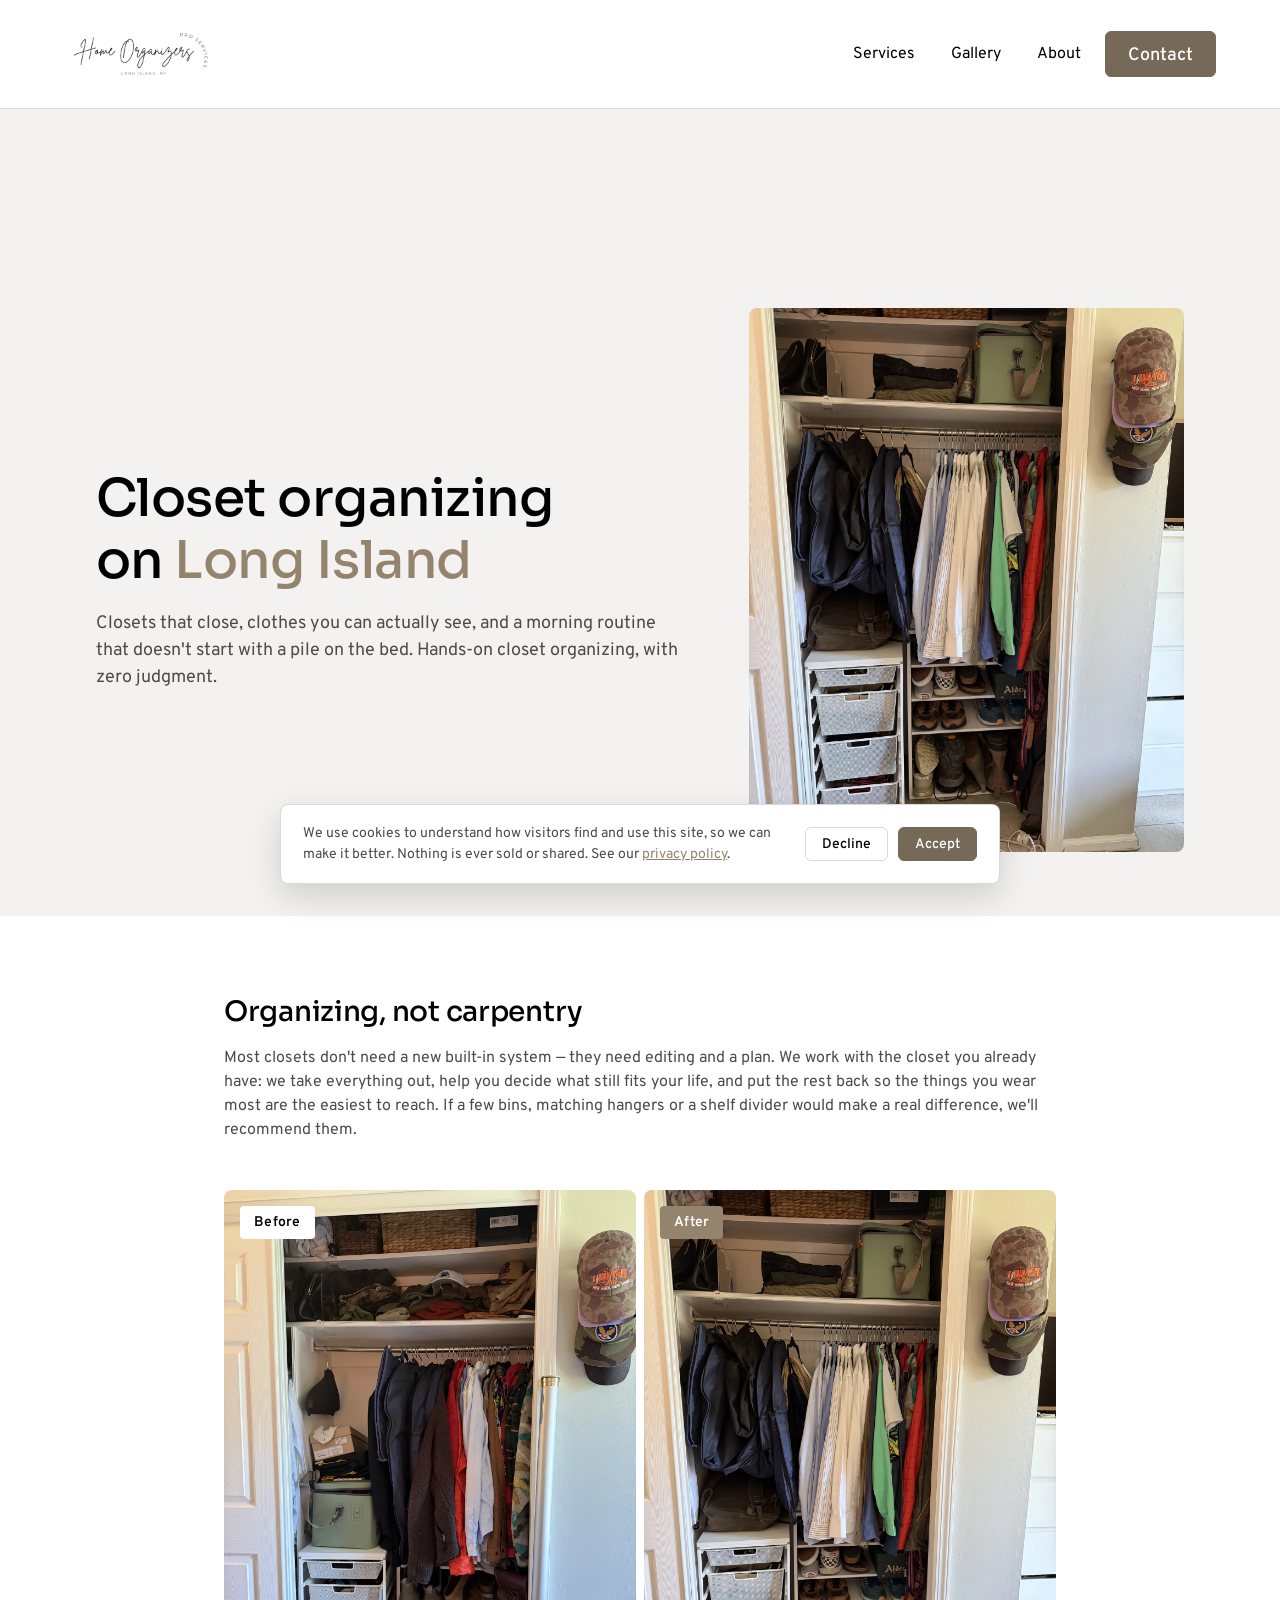
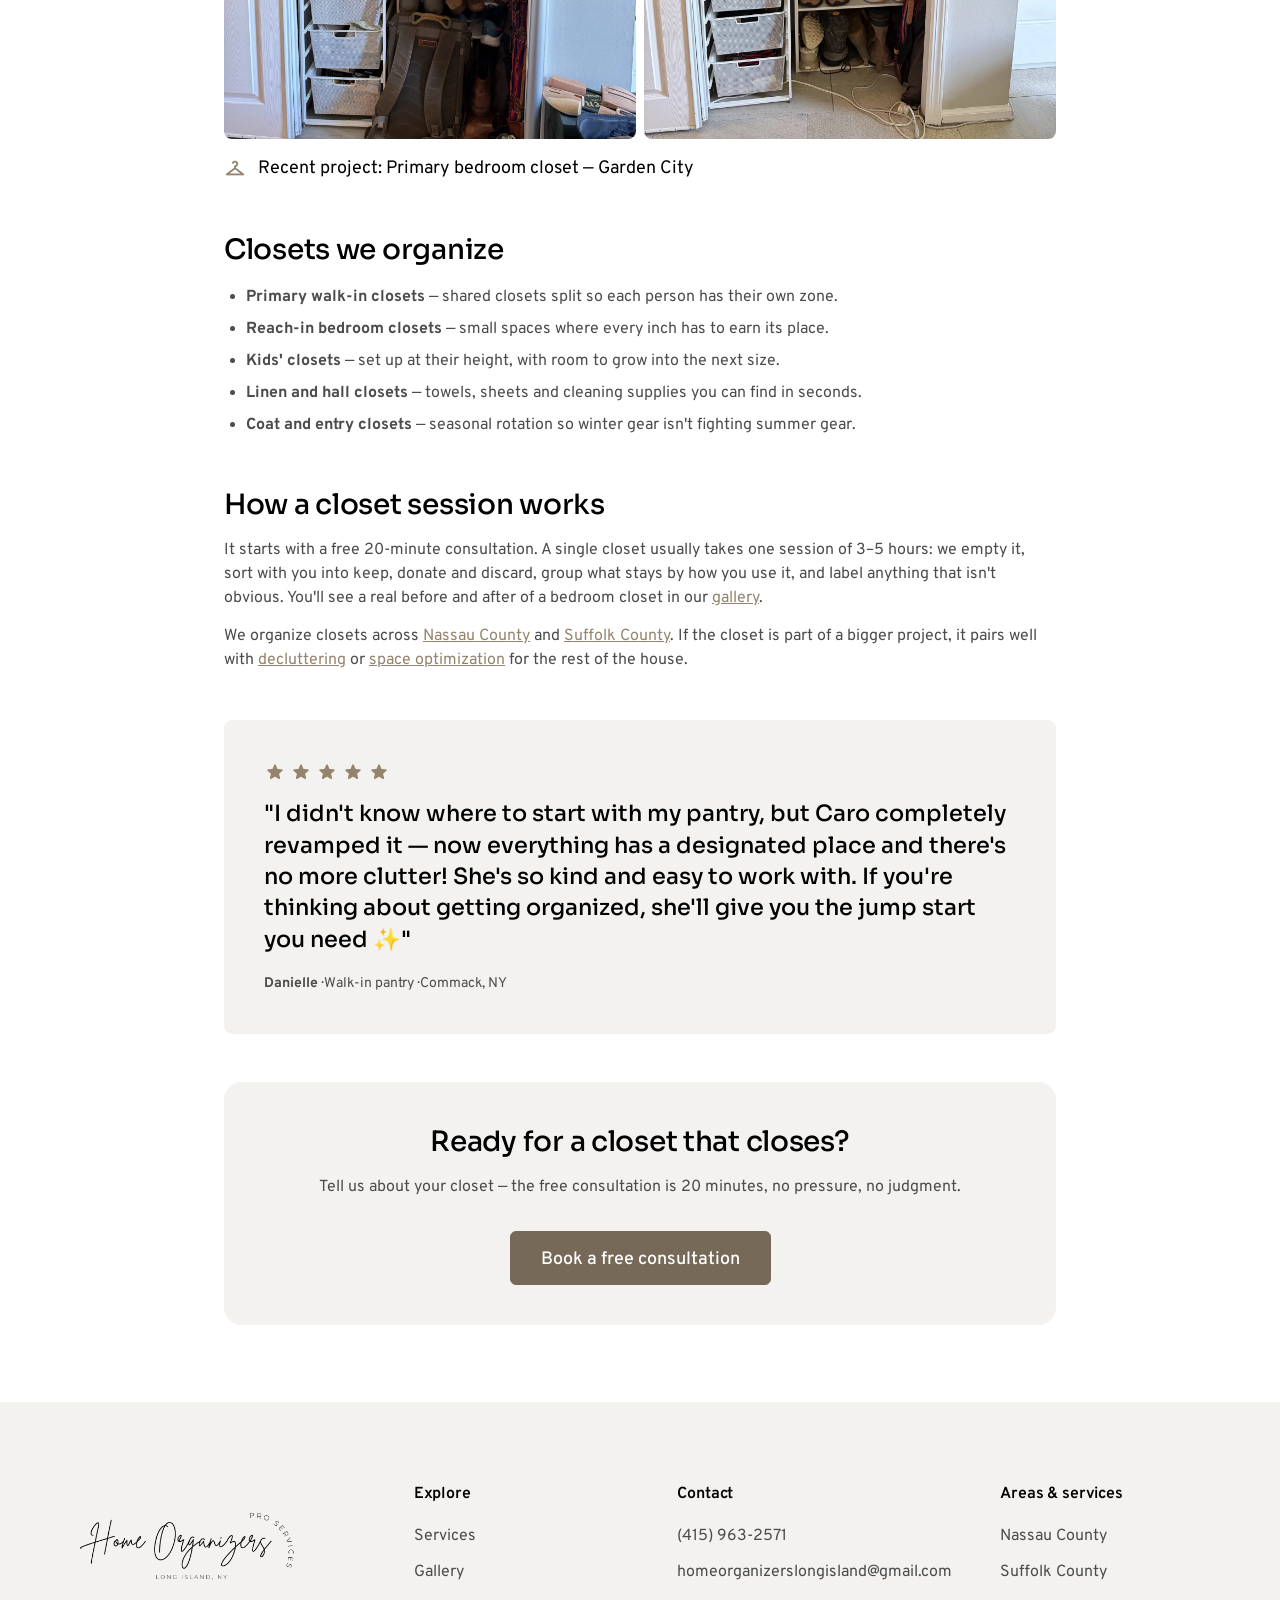
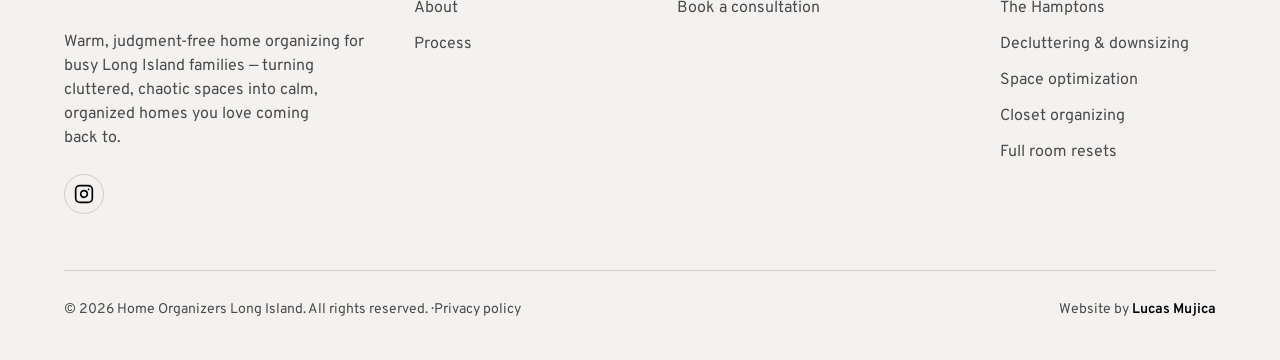
<file: closet-organizing-long-island.html>
<!doctype html>
<html lang="en">
    <head>
        <meta charset="utf-8" />
        <meta name="viewport" content="width=device-width, initial-scale=1" />
        <title>
            Closet Organizer on Long Island, NY — Closet Organizing Services
        </title>
        <meta
            name="description"
            content="Closet organizing on Long Island, NY — walk-in, reach-in, kids' and linen closets, organized around how you get dressed. We work with what you have. Free 20-minute consultation."
        />
        <link
            rel="canonical"
            href="https://homeorganizersli.com/closet-organizing-long-island.html"
        />
        <link
            rel="icon"
            type="image/png"
            href="assets/images/favicon.png"
        />
        <link rel="apple-touch-icon" href="assets/images/favicon.png" />
        <meta name="theme-color" content="#94846d" />

        <!-- Open Graph / Facebook -->
        <meta property="og:type" content="website" />
        <meta property="og:site_name" content="Home Organizers Long Island" />
        <meta property="og:locale" content="en_US" />
        <meta property="og:url" content="https://homeorganizersli.com/closet-organizing-long-island.html" />
        <meta property="og:title" content="Closet Organizer on Long Island, NY — Closet Organizing Services" />
        <meta property="og:description" content="Closet organizing on Long Island, NY — walk-in, reach-in, kids' and linen closets, organized around how you get dressed. We work with what you have. Free 20-minute consultation." />
        <meta property="og:image" content="https://homeorganizersli.com/assets/images/og-space-optimization.jpg" />
        <meta property="og:image:width" content="1200" />
        <meta property="og:image:height" content="630" />
        <meta property="og:image:alt" content="Organized closet on Long Island with clothes grouped and everything in its place" />

        <!-- Twitter -->
        <meta name="twitter:card" content="summary_large_image" />
        <meta name="twitter:url" content="https://homeorganizersli.com/closet-organizing-long-island.html" />
        <meta name="twitter:title" content="Closet Organizer on Long Island, NY — Closet Organizing Services" />
        <meta name="twitter:description" content="Closet organizing on Long Island, NY — walk-in, reach-in, kids' and linen closets, organized around how you get dressed. We work with what you have. Free 20-minute consultation." />
        <meta name="twitter:image" content="https://homeorganizersli.com/assets/images/og-space-optimization.jpg" />
        <script type="application/ld+json">
            {
                "@context": "https://schema.org",
                "@type": "Service",
                "serviceType": "Closet organizing",
                "provider": {
                    "@type": "ProfessionalService",
                    "name": "Home Organizers Long Island",
                    "url": "https://homeorganizersli.com/",
                    "telephone": "+1-415-963-2571"
                },
                "areaServed": [
                    { "@type": "AdministrativeArea", "name": "Nassau County" },
                    { "@type": "AdministrativeArea", "name": "Suffolk County" }
                ],
                "url": "https://homeorganizersli.com/closet-organizing-long-island.html"
            }
        </script>
        <script type="application/ld+json">
            {
                "@context": "https://schema.org",
                "@type": "BreadcrumbList",
                "itemListElement": [
                    {
                        "@type": "ListItem",
                        "position": 1,
                        "name": "Home",
                        "item": "https://homeorganizersli.com/"
                    },
                    {
                        "@type": "ListItem",
                        "position": 2,
                        "name": "Closet Organizing",
                        "item": "https://homeorganizersli.com/closet-organizing-long-island.html"
                    }
                ]
            }
        </script>
        <link rel="preconnect" href="https://fonts.googleapis.com" />
        <link rel="preconnect" href="https://fonts.gstatic.com" crossorigin />
        <link rel="preconnect" href="https://www.googletagmanager.com" />
        <link rel="preconnect" href="https://www.clarity.ms" />
        <link
            rel="stylesheet"
            href="https://fonts.googleapis.com/css2?family=Material+Symbols+Rounded:opsz,wght,FILL,GRAD@20..48,100..700,0..1,-50..200&amp;display=block"
        />
        <link rel="stylesheet" href="styles.css?v=7" />
        <link rel="stylesheet" href="contact-form.css?v=7" />
    </head>
    <body>
        <header class="nav">
            <div class="nav-inner">
                <a
                    href="index.html"
                    class="nav-logo"
                    aria-label="Home Organizers Long Island — home"
                >
                    <img
                        src="assets/images/logo-li.png"
                        alt="Home Organizers Long Island"
                        width="912"
                        height="480"
                        loading="eager"
                        decoding="async"
                    />
                </a>
                <nav class="nav-links" aria-label="Primary">
                    <a href="index.html#services">Services</a>
                    <a href="index.html#gallery">Gallery</a>
                    <a href="index.html#about">About</a>
                </nav>
                <div class="nav-right">
                    <a href="index.html#contact" data-open-contact="" class="btn btn--primary btn--nav"
                        >Contact</a
                    >
                </div>
            </div>
        </header>

        <main>
            <section class="subpage-hero subpage-hero--media">
                <div class="container">
                    <div class="subpage-hero-copy">
                        <h1 class="h2">
                            Closet organizing on
                            <em>Long Island</em>
                        </h1>
                        <p class="lead">
                            Closets that close, clothes you can actually see, and a
                            morning routine that doesn't start with a pile on the
                            bed. Hands-on closet organizing, with zero judgment.
                        </p>
                    </div>
                    <figure class="subpage-hero-figure">
                        <img
                            src="assets/images/after1.webp"
                            alt="Organized primary bedroom closet with shirts hung together and shoes on shelves"
                            width="1500"
                            height="2000"
                            fetchpriority="high"
                            decoding="async"
                        />
                    </figure>
                </div>
            </section>
            <section class="subpage-body">
                <div class="container">
                    <h2 class="h5">Organizing, not carpentry</h2>
                    <p>
                        Most closets don't need a new built-in system — they
                        need editing and a plan. We work with the closet you
                        already have: we take everything out, help you decide
                        what still fits your life, and put the rest back so the
                        things you wear most are the easiest to reach. If a few
                        bins, matching hangers or a shelf divider would make a
                        real difference, we'll recommend them.
                    </p>

                    <figure class="subpage-project">
                        <div class="ba-pair">
                            <div class="ba-frame ba-frame--before">
                                <span class="ba-tag">Before</span
                                ><img src="assets/images/before1.webp" alt="Primary bedroom closet in Garden City before organizing, with clothes piled on the shelves" width="1500" height="2000" loading="lazy" decoding="async" />
                            </div>
                            <div class="ba-frame ba-frame--after">
                                <span class="ba-tag">After</span
                                ><img src="assets/images/after1.webp" alt="The same closet after organizing, with shirts hung together and shoes on their own shelves" width="1500" height="2000" loading="lazy" decoding="async" />
                            </div>
                        </div>
                        <figcaption class="ba-caption">
                            <span class="ms" aria-hidden="true">checkroom</span>
                            <p>Recent project: Primary bedroom closet — Garden City</p>
                        </figcaption>
                    </figure>

                    <h2 class="h5">Closets we organize</h2>
                    <ul>
                        <li>
                            <strong>Primary walk-in closets</strong> — shared
                            closets split so each person has their own zone.
                        </li>
                        <li>
                            <strong>Reach-in bedroom closets</strong> — small
                            spaces where every inch has to earn its place.
                        </li>
                        <li>
                            <strong>Kids' closets</strong> — set up at their
                            height, with room to grow into the next size.
                        </li>
                        <li>
                            <strong>Linen and hall closets</strong> — towels,
                            sheets and cleaning supplies you can find in
                            seconds.
                        </li>
                        <li>
                            <strong>Coat and entry closets</strong> — seasonal
                            rotation so winter gear isn't fighting summer gear.
                        </li>
                    </ul>

                    <h2 class="h5">How a closet session works</h2>
                    <p>
                        It starts with a free 20-minute consultation. A single
                        closet usually takes one session of 3–5 hours: we empty
                        it, sort with you into keep, donate and discard, group
                        what stays by how you use it, and label anything that
                        isn't obvious. You'll see a real before and after of a
                        bedroom closet in our
                        <a href="index.html#gallery">gallery</a>.
                    </p>
                    <p>
                        We organize closets across
                        <a href="home-organizer-nassau-county.html"
                            >Nassau County</a
                        >
                        and
                        <a href="home-organizer-suffolk-county.html"
                            >Suffolk County</a
                        >. If the closet is part of a bigger project, it pairs
                        well with
                        <a href="decluttering-long-island.html"
                            >decluttering</a
                        >
                        or
                        <a href="space-optimization-long-island.html"
                            >space optimization</a
                        >
                        for the rest of the house.
                    </p>

                    <div class="subpage-quote">
                        <div class="testi-stars" aria-label="5 out of 5 stars"><span class="ms fill">star</span><span class="ms fill">star</span><span class="ms fill">star</span><span class="ms fill">star</span><span class="ms fill">star</span></div>
                        <blockquote>
                            <p>"I didn't know where to start with my pantry, but Caro completely revamped it — now everything has a designated place and there's no more clutter! She's so kind and easy to work with. If you're thinking about getting organized, she'll give you the jump start you need ✨"</p>
                        </blockquote>
                        <p class="who"><b>Danielle</b> · Walk-in pantry · Commack, NY</p>
                    </div>

                    <div class="subpage-cta">
                        <h2 class="h5">Ready for a closet that closes?</h2>
                        <p>
                            Tell us about your closet — the free consultation is
                            20 minutes, no pressure, no judgment.
                        </p>
                        <a
                            href="index.html#contact" data-open-contact="Closet"
                            class="btn btn--primary btn--lg"
                            >Book a free consultation</a
                        >
                    </div>
                </div>
            </section>
        </main>

        <footer class="footer">
            <div class="footer-inner">
                <div class="footer-top">
                    <div class="footer-brand">
                        <a href="index.html" class="footer-logo" aria-label="Home Organizers Long Island — home">
                            <img
                                src="assets/images/logo-li.png"
                                alt="Home Organizers Long Island"
                                width="912"
                                height="480"
                                loading="eager"
                                decoding="async"
                            />
                        </a>
                        <p>
                            Warm, judgment-free home organizing for busy Long Island
                            families — turning cluttered, chaotic spaces into calm,
                            organized homes you love coming back to.
                        </p>
                        <div class="footer-social">
                            <a
                                href="https://www.instagram.com/homeorganizerslongisland/"
                                target="_blank"
                                rel="noopener"
                                aria-label="Instagram"
                            >
                                <svg
                                    viewBox="0 0 24 24"
                                    width="20"
                                    height="20"
                                    fill="none"
                                    stroke="currentColor"
                                    stroke-width="2"
                                    stroke-linecap="round"
                                    stroke-linejoin="round"
                                    aria-hidden="true"
                                >
                                    <rect
                                        x="2"
                                        y="2"
                                        width="20"
                                        height="20"
                                        rx="5"
                                        ry="5"
                                    ></rect>
                                    <path
                                        d="M16 11.37A4 4 0 1 1 12.63 8 4 4 0 0 1 16 11.37z"
                                    ></path>
                                    <line
                                        x1="17.5"
                                        y1="6.5"
                                        x2="17.51"
                                        y2="6.5"
                                    ></line>
                                </svg>
                            </a>
                        </div>
                    </div>
                    <div class="footer-col">
                        <h4>Explore</h4>
                        <ul>
                            <li><a href="index.html#services">Services</a></li>
                            <li><a href="index.html#gallery">Gallery</a></li>
                            <li><a href="index.html#about">About</a></li>
                            <li><a href="index.html#process">Process</a></li>
                        </ul>
                    </div>
                    <div class="footer-col">
                        <h4>Contact</h4>
                        <ul>
                            <li><a href="tel:+14159632571">(415) 963-2571</a></li>
                            <li>
                                <a href="mailto:homeorganizerslongisland@gmail.com"
                                    >homeorganizerslongisland@gmail.com</a
                                >
                            </li>
                            <li>
                                <a href="index.html#contact" data-open-contact="">Book a consultation</a>
                            </li>
                        </ul>
                    </div>
                    <div class="footer-col">
                        <h4>Areas &amp; services</h4>
                        <ul>
                            <li>
                                <a href="home-organizer-nassau-county.html"
                                    >Nassau County</a
                                >
                            </li>
                            <li>
                                <a href="home-organizer-suffolk-county.html"
                                    >Suffolk County</a
                                >
                            </li>
                            <li>
                                <a href="home-organizer-hamptons.html"
                                    >The Hamptons</a
                                >
                            </li>
                            <li>
                                <a href="decluttering-long-island.html"
                                    >Decluttering &amp; downsizing</a
                                >
                            </li>
                            <li>
                                <a href="space-optimization-long-island.html"
                                    >Space optimization</a
                                >
                            </li>
                            <li>
                                <a href="closet-organizing-long-island.html"
                                    >Closet organizing</a
                                >
                            </li>
                            <li>
                                <a href="room-resets-long-island.html"
                                    >Full room resets</a
                                >
                            </li>
                        </ul>
                    </div>
                </div>
                <div class="footer-legal">
                    <p>
                        &copy; 2026 Home Organizers Long Island. All rights
                        reserved. · <a href="privacy.html">Privacy policy</a>
                    </p>
                    <p class="footer-credit">
                        Website by
                        <a
                            href="https://lucasmujica.dev/work/home-organizers"
                            target="_blank"
                            rel="noopener"
                            >Lucas Mujica</a
                        >
                    </p>
                </div>
            </div>
        </footer>
        <dialog id="contactModal" class="hc-root hc-modal" aria-labelledby="contactModalTitle">
        <div class="hc-sheet">
        <div class="hc-modal-head"><span class="hc-grab" aria-hidden="true"></span><h2 class="hc-modal-title" id="contactModalTitle">Book your free consultation</h2><button type="button" class="hc-close" data-close="" aria-label="Close"><span class="ms" aria-hidden="true">close</span></button></div>
        <div class="hc-modal-body">
        <div class="hc-panel">
        <form id="contactForm" name="contact" method="POST" action="/thank-you.html" data-netlify="true" data-netlify-honeypot="bot-field" enctype="multipart/form-data">
        <input type="hidden" name="form-name" value="contact">
        <p class="hc-hp" aria-hidden="true"><label>Leave this empty <input name="bot-field" tabindex="-1" autocomplete="off"></label></p>
        <div class="hc-progress js-only">
        <p id="hcProgress" aria-live="polite"><b>Step 1 of 3</b> · Your space</p>
        <div class="hc-bar" aria-hidden="true"><span class="is-on"></span><span></span><span></span></div>
        </div>
        <div class="hc-step" data-step="0" role="group" aria-label="Step 1 of 3: Your space" tabindex="-1">
        <fieldset class="hc-group" data-for="need" aria-describedby="hcNeedHint err-need">
        <legend>What space needs help?</legend>
        <p class="hc-help hc-need-hint js-only" id="hcNeedHint">Choose one to continue.</p>
        <div class="hc-options">
        <label class="hc-opt"><input type="radio" name="need" value="Closet" required=""><span class="hc-card"><span class="ms hc-ico" aria-hidden="true">checkroom</span><span>Closet</span><span class="hc-tick" aria-hidden="true"><span class="ms">check</span></span></span></label>
        <label class="hc-opt"><input type="radio" name="need" value="Pantry &amp; kitchen"><span class="hc-card"><span class="ms hc-ico" aria-hidden="true">kitchen</span><span>Pantry &amp; kitchen</span><span class="hc-tick" aria-hidden="true"><span class="ms">check</span></span></span></label>
        <label class="hc-opt"><input type="radio" name="need" value="Playroom"><span class="hc-card"><span class="ms hc-ico" aria-hidden="true">toys</span><span>Playroom</span><span class="hc-tick" aria-hidden="true"><span class="ms">check</span></span></span></label>
        <label class="hc-opt"><input type="radio" name="need" value="Garage &amp; basement"><span class="hc-card"><span class="ms hc-ico" aria-hidden="true">garage</span><span>Garage &amp; basement</span><span class="hc-tick" aria-hidden="true"><span class="ms">check</span></span></span></label>
        <label class="hc-opt"><input type="radio" name="need" value="Whole home"><span class="hc-card"><span class="ms hc-ico" aria-hidden="true">home</span><span>Whole home</span><span class="hc-tick" aria-hidden="true"><span class="ms">check</span></span></span></label>
        <label class="hc-opt"><input type="radio" name="need" value="Moving &amp; downsizing"><span class="hc-card"><span class="ms hc-ico" aria-hidden="true">package_2</span><span>Moving &amp; downsizing</span><span class="hc-tick" aria-hidden="true"><span class="ms">check</span></span></span></label>
        <label class="hc-opt"><input type="radio" name="need" value="Digital workspace"><span class="hc-card"><span class="ms hc-ico" aria-hidden="true">laptop_mac</span><span>Digital workspace</span><span class="hc-tick" aria-hidden="true"><span class="ms">check</span></span></span></label>
        <label class="hc-opt"><input type="radio" name="need" value="Other"><span class="hc-card"><span class="ms hc-ico" aria-hidden="true">more_horiz</span><span>Other</span><span class="hc-tick" aria-hidden="true"><span class="ms">check</span></span></span></label>
        </div>
        </fieldset>
        <p class="hc-err" id="err-need" hidden=""><span class="ms" aria-hidden="true">error</span><span></span></p>
        </div>
        <div class="hc-step" data-step="1" role="group" aria-label="Step 2 of 3: Where &amp; when" tabindex="-1">
        <div class="hc-field" data-for="location">
        <label for="hcLocation" class="hc-q">Where’s your home?</label>
        <input type="text" id="hcLocation" name="location" autocomplete="address-level2" placeholder="Town or ZIP" required="" aria-describedby="err-location">
        <p class="hc-err" id="err-location" hidden=""><span class="ms" aria-hidden="true">error</span><span></span></p>
        </div>
        <fieldset class="hc-group" data-for="timeline" aria-describedby="err-timeline">
        <legend class="hc-q">When would you like to start?</legend>
        <div class="hc-chips">
        <label class="hc-chip"><input type="radio" name="timeline" value="ASAP" required=""><span>ASAP</span></label>
        <label class="hc-chip"><input type="radio" name="timeline" value="This month"><span>This month</span></label>
        <label class="hc-chip"><input type="radio" name="timeline" value="Just exploring"><span>Just exploring</span></label>
        </div>
        <div style="margin-top:10px"><p class="hc-err" id="err-timeline" hidden=""><span class="ms" aria-hidden="true">error</span><span></span></p></div>
        </fieldset>
        <div class="hc-nav js-only"><button type="button" class="hc-back" data-back=""><span class="ms" aria-hidden="true">arrow_back</span><span>Back</span></button><button type="button" class="hc-btn" data-next=""><span>Continue</span><span class="ms" aria-hidden="true">arrow_forward</span></button></div>
        </div>
        <div class="hc-step" data-step="2" role="group" aria-label="Step 3 of 3: How to reach you" tabindex="-1">
        <div class="hc-field" data-for="fullName">
        <label for="hcName">Name</label>
        <input type="text" id="hcName" name="fullName" autocomplete="name" required="" aria-describedby="err-fullName">
        <p class="hc-err" id="err-fullName" hidden=""><span class="ms" aria-hidden="true">error</span><span></span></p>
        </div>
        <fieldset class="hc-group" data-for="contactPref" aria-describedby="err-contactPref">
        <legend class="hc-q hc-q-sm">Best way to reach you?</legend>
        <div class="hc-chips">
        <label class="hc-chip"><input type="radio" name="contactPref" value="Text" required=""><span><span class="ms" aria-hidden="true">sms</span>Text</span></label>
        <label class="hc-chip"><input type="radio" name="contactPref" value="Call"><span><span class="ms" aria-hidden="true">call</span>Call</span></label>
        <label class="hc-chip"><input type="radio" name="contactPref" value="Email"><span><span class="ms" aria-hidden="true">mail</span>Email</span></label>
        </div>
        <div style="margin-top:10px"><p class="hc-err" id="err-contactPref" hidden=""><span class="ms" aria-hidden="true">error</span><span></span></p></div>
        </fieldset>
        <div class="hc-2col">
        <div class="hc-field" data-for="phone">
        <label for="hcPhone">Phone <span class="hc-tag" id="tag-phone"></span></label>
        <input type="tel" id="hcPhone" name="phone" autocomplete="tel" inputmode="tel" aria-describedby="err-phone">
        <p class="hc-err" id="err-phone" hidden=""><span class="ms" aria-hidden="true">error</span><span></span></p>
        </div>
        <div class="hc-field" data-for="email">
        <label for="hcEmail">Email <span class="hc-tag" id="tag-email"></span></label>
        <input type="email" id="hcEmail" name="email" autocomplete="email" aria-describedby="err-email">
        <p class="hc-err" id="err-email" hidden=""><span class="ms" aria-hidden="true">error</span><span></span></p>
        </div>
        </div>
        <div class="hc-field" data-for="photo">
        <span class="hc-flabel" id="hcPhotoLabel">Send a photo (optional) — no tidying first!</span>
        <div class="hc-drop"><label class="hc-sr" for="hcPhoto">Photo 1</label><span class="ms" aria-hidden="true">add_photo_alternate</span><span><b>Add up to 3 photos</b><small>Tap to choose, or drop them here</small></span><input type="file" id="hcPhoto" name="photo" accept="image/*" multiple="" aria-labelledby="hcPhotoLabel" aria-describedby="err-photo"></div>
        <label class="hc-sr" for="hcPhoto2">Photo 2</label><input type="file" id="hcPhoto2" name="photo2" accept="image/*" hidden><label class="hc-sr" for="hcPhoto3">Photo 3</label><input type="file" id="hcPhoto3" name="photo3" accept="image/*" hidden>
        <ul class="hc-thumbs js-only" id="hcThumbs" aria-label="Selected photos"></ul>
        <p class="hc-err" id="err-photo" hidden=""><span class="ms" aria-hidden="true">error</span><span></span></p>
        </div>
        <div class="hc-field">
        <div class="hc-flabel"><label for="hcMessage">Message</label><span class="hc-tag">(optional)</span></div>
        <textarea id="hcMessage" name="message" rows="3" placeholder="Anything you’d like Caro to know"></textarea>
        </div>
        <div class="hc-alert" id="formError" role="alert" hidden="">
        <p><span class="ms" aria-hidden="true">error</span><span>Your request didn’t go through — that’s on us, not you.</span></p>
        <p>Everything you typed is still here, so you can try again. Or reach Caro directly:</p>
        <ul><li><a href="tel:+14159632571"><span class="ms" aria-hidden="true">call</span>(415) 963-2571</a></li><li><a href="mailto:homeorganizerslongisland@gmail.com"><span class="ms" aria-hidden="true">mail</span>homeorganizerslongisland@gmail.com</a></li></ul>
        </div>
        </div>
        <div class="hc-send">
        <div class="hc-nav"><button type="button" class="hc-back js-only" data-back=""><span class="ms" aria-hidden="true">arrow_back</span><span>Back</span></button><button type="submit" class="hc-btn hc-btn-main"><span class="hc-idle">Book my free consultation</span><span class="hc-sending" aria-hidden="true"><span class="hc-spin"></span>Sending…</span></button></div>
        <p class="hc-privacy">We’ll never share your details — <a href="privacy.html">privacy policy</a>.</p>
        </div>
        <p class="hc-sr" id="hcStatus" aria-live="polite"></p>
        </form>
        <div class="hc-success" id="hcSuccess" hidden="">
        <span class="ms" aria-hidden="true">check</span>
        <h3 tabindex="-1">Thank you<span id="hcSuccessName"></span> — it’s on its way.</h3>
        <p>Caro will reach out personally to set up your free consultation. No need to tidy up before then.</p><button type="button" class="hc-btn" data-close="">Close</button>
        </div>
        </div>
        <div class="hc-direct">
        <p><span class="hc-pre">Prefer to talk?</span><a href="sms:+14159632571" aria-label="Text us at (415) 963-2571"><span class="ms" aria-hidden="true">sms</span>Text</a><span class="hc-dot" aria-hidden="true">·</span><a href="tel:+14159632571" aria-label="Call (415) 963-2571"><span class="ms" aria-hidden="true">call</span>Call</a><span class="hc-dot" aria-hidden="true">·</span><a href="mailto:homeorganizerslongisland@gmail.com" aria-label="Email homeorganizerslongisland@gmail.com"><span class="ms" aria-hidden="true">mail</span>Email</a><span class="hc-phone">(415) 963-2571</span></p>
        <p class="hc-area"><span class="ms" aria-hidden="true">location_on</span>Long Island, NYC &amp; beyond</p>
        </div>
        </div>
        </div>
        </dialog>
        <script src="analytics.js?v=4" defer></script>
        <script src="script.js?v=6" defer></script>
        <script src="contact-form.js?v=2" defer></script>
        <script src="location-autocomplete.js?v=1" defer></script>
    </body>
</html>
</file>
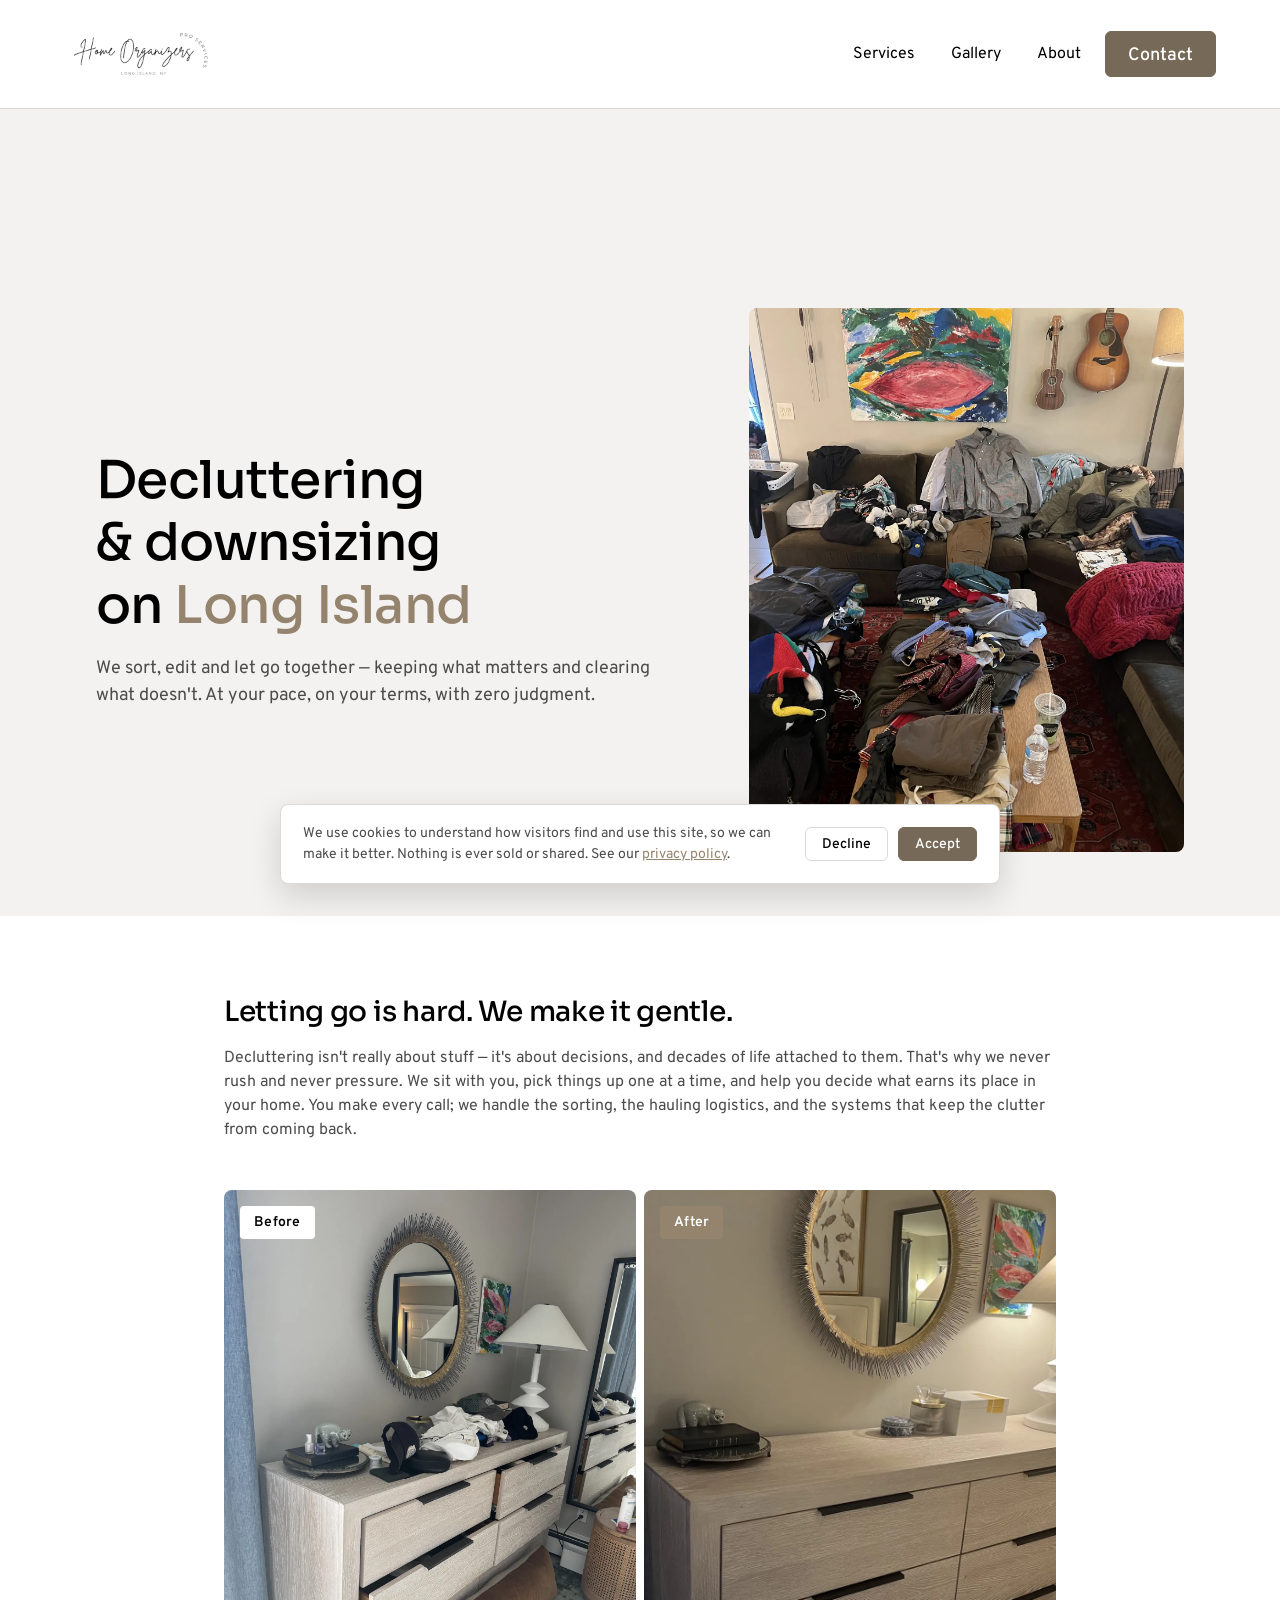
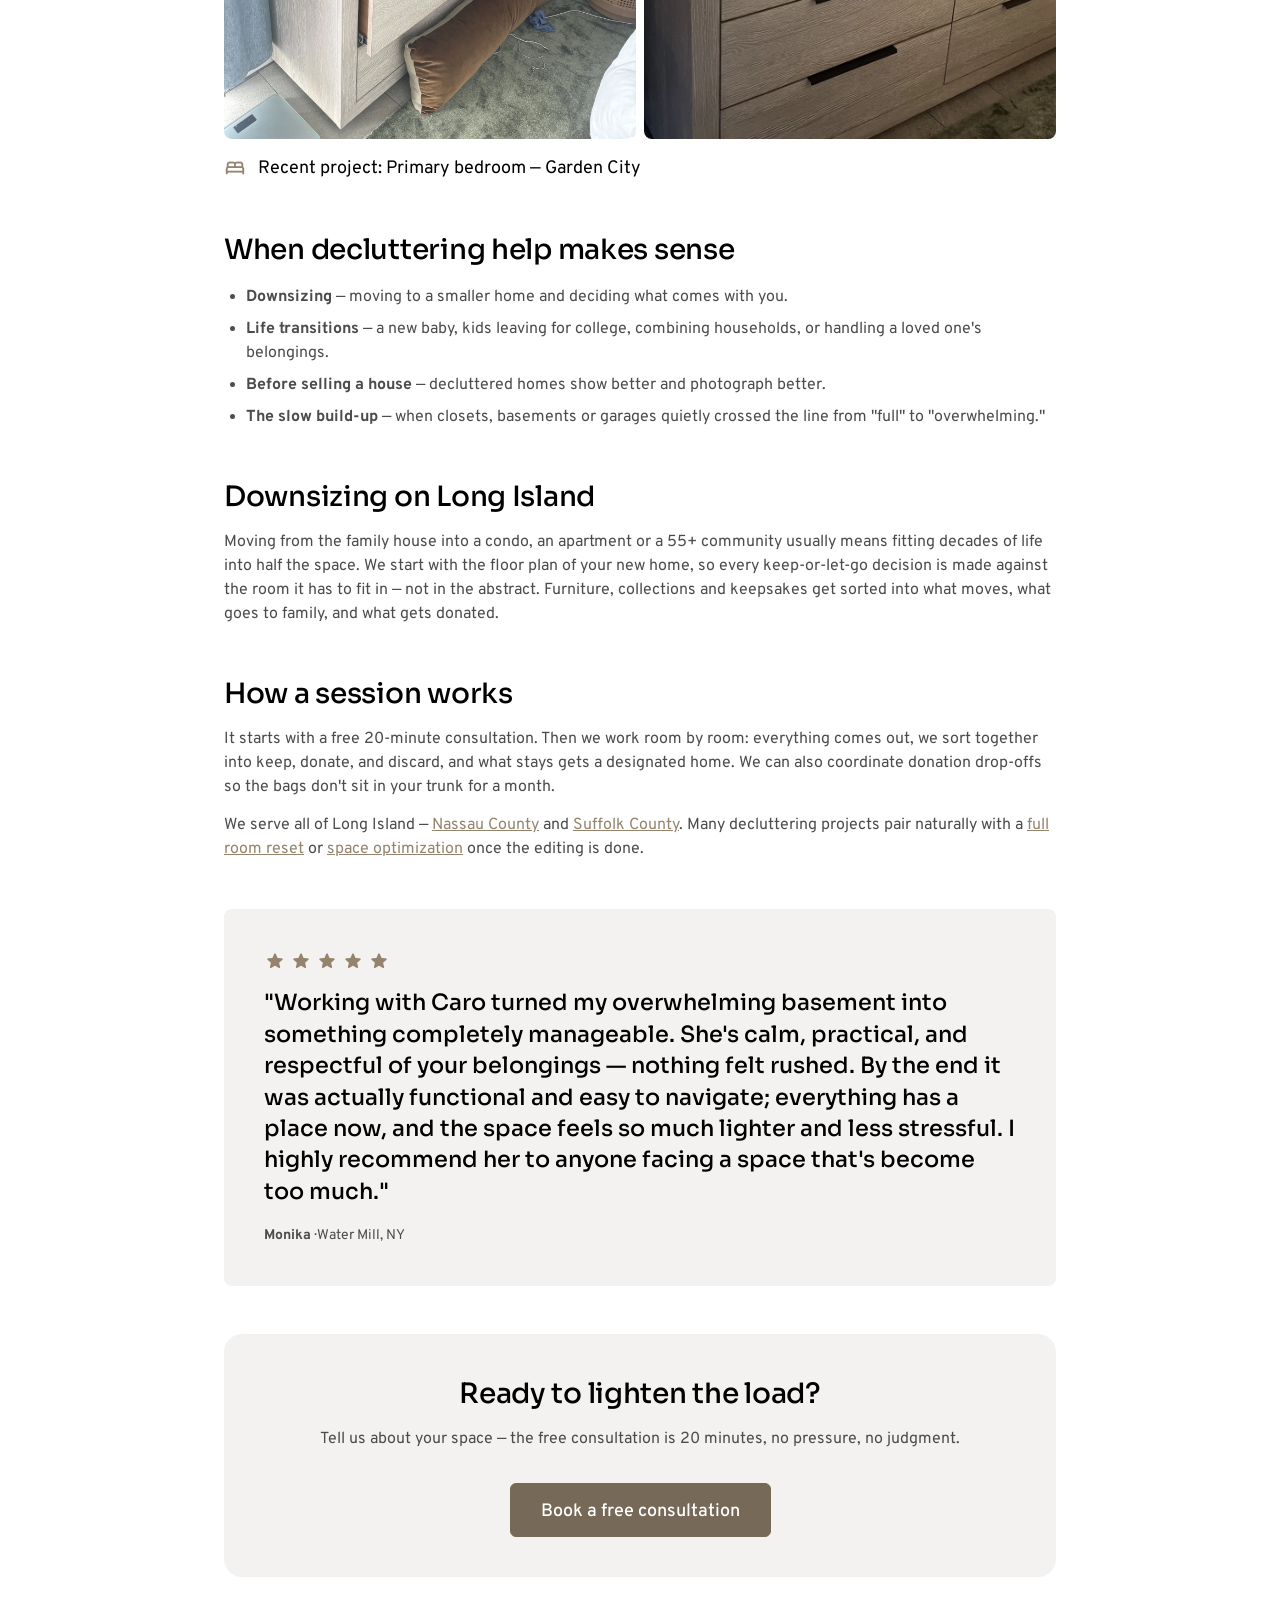
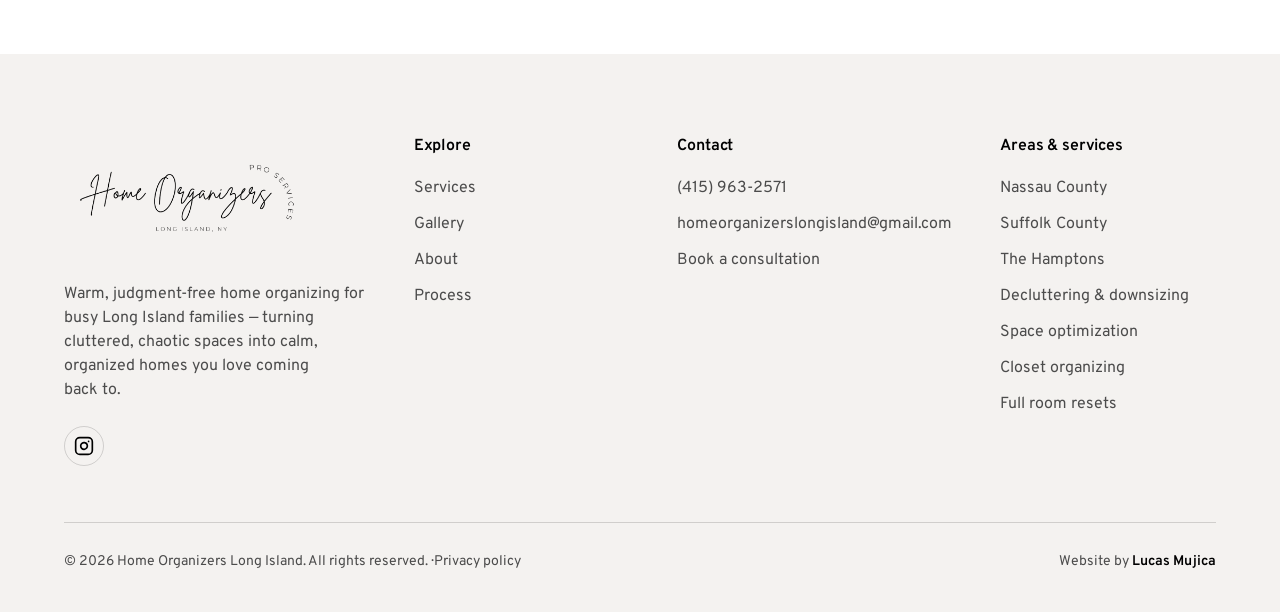
<file: decluttering-long-island.html>
<!doctype html>
<html lang="en">
    <head>
        <meta charset="utf-8" />
        <meta name="viewport" content="width=device-width, initial-scale=1" />
        <title>
            Decluttering &amp; Downsizing Services on Long Island, NY
        </title>
        <meta
            name="description"
            content="Compassionate decluttering and downsizing help on Long Island, NY. We sort, edit and let go together — at your pace, with zero judgment. Free 20-minute consultation."
        />
        <link
            rel="canonical"
            href="https://homeorganizersli.com/decluttering-long-island.html"
        />
        <link
            rel="icon"
            type="image/png"
            href="assets/images/favicon.png"
        />
        <link rel="apple-touch-icon" href="assets/images/favicon.png" />
        <meta name="theme-color" content="#94846d" />

        <!-- Open Graph / Facebook -->
        <meta property="og:type" content="website" />
        <meta property="og:site_name" content="Home Organizers Long Island" />
        <meta property="og:locale" content="en_US" />
        <meta property="og:url" content="https://homeorganizersli.com/decluttering-long-island.html" />
        <meta property="og:title" content="Decluttering &amp; Downsizing Services on Long Island, NY" />
        <meta property="og:description" content="Compassionate decluttering and downsizing help on Long Island, NY. We sort, edit and let go together — at your pace, with zero judgment. Free 20-minute consultation." />
        <meta property="og:image" content="https://homeorganizersli.com/assets/images/og-declutter.jpg" />
        <meta property="og:image:width" content="1200" />
        <meta property="og:image:height" content="630" />
        <meta property="og:image:alt" content="Professional home organizing on Long Island" />

        <!-- Twitter -->
        <meta name="twitter:card" content="summary_large_image" />
        <meta name="twitter:url" content="https://homeorganizersli.com/decluttering-long-island.html" />
        <meta name="twitter:title" content="Decluttering &amp; Downsizing Services on Long Island, NY" />
        <meta name="twitter:description" content="Compassionate decluttering and downsizing help on Long Island, NY. We sort, edit and let go together — at your pace, with zero judgment. Free 20-minute consultation." />
        <meta name="twitter:image" content="https://homeorganizersli.com/assets/images/og-declutter.jpg" />
        <script type="application/ld+json">
            {
                "@context": "https://schema.org",
                "@type": "Service",
                "serviceType": "Decluttering and downsizing",
                "provider": {
                    "@type": "ProfessionalService",
                    "name": "Home Organizers Long Island",
                    "url": "https://homeorganizersli.com/",
                    "telephone": "+1-415-963-2571"
                },
                "areaServed": [
                    { "@type": "AdministrativeArea", "name": "Nassau County" },
                    { "@type": "AdministrativeArea", "name": "Suffolk County" }
                ],
                "url": "https://homeorganizersli.com/decluttering-long-island.html"
            }
        </script>
        <script type="application/ld+json">
            {
                "@context": "https://schema.org",
                "@type": "BreadcrumbList",
                "itemListElement": [
                    {
                        "@type": "ListItem",
                        "position": 1,
                        "name": "Home",
                        "item": "https://homeorganizersli.com/"
                    },
                    {
                        "@type": "ListItem",
                        "position": 2,
                        "name": "Decluttering & Downsizing",
                        "item": "https://homeorganizersli.com/decluttering-long-island.html"
                    }
                ]
            }
        </script>
        <link rel="preconnect" href="https://fonts.googleapis.com" />
        <link rel="preconnect" href="https://fonts.gstatic.com" crossorigin />
        <link rel="preconnect" href="https://www.googletagmanager.com" />
        <link rel="preconnect" href="https://www.clarity.ms" />
        <link
            rel="stylesheet"
            href="https://fonts.googleapis.com/css2?family=Material+Symbols+Rounded:opsz,wght,FILL,GRAD@20..48,100..700,0..1,-50..200&amp;display=block"
        />
        <link rel="stylesheet" href="styles.css?v=7" />
        <link rel="stylesheet" href="contact-form.css?v=7" />
    </head>
    <body>
        <header class="nav">
            <div class="nav-inner">
                <a
                    href="index.html"
                    class="nav-logo"
                    aria-label="Home Organizers Long Island — home"
                >
                    <img
                        src="assets/images/logo-li.png"
                        alt="Home Organizers Long Island"
                        width="912"
                        height="480"
                        loading="eager"
                        decoding="async"
                    />
                </a>
                <nav class="nav-links" aria-label="Primary">
                    <a href="index.html#services">Services</a>
                    <a href="index.html#gallery">Gallery</a>
                    <a href="index.html#about">About</a>
                </nav>
                <div class="nav-right">
                    <a href="index.html#contact" data-open-contact="" class="btn btn--primary btn--nav"
                        >Contact</a
                    >
                </div>
            </div>
        </header>

        <main>
            <section class="subpage-hero subpage-hero--media">
                <div class="container">
                    <div class="subpage-hero-copy">
                        <h1 class="h2">
                            Decluttering &amp; downsizing on
                            <em>Long Island</em>
                        </h1>
                        <p class="lead">
                            We sort, edit and let go together — keeping what matters
                            and clearing what doesn't. At your pace, on your terms,
                            with zero judgment.
                        </p>
                    </div>
                    <figure class="subpage-hero-figure">
                        <img
                            src="assets/images/declutter.webp"
                            alt="Professional organizer decluttering a home on Long Island, sorting items into labeled bins"
                            width="1500"
                            height="2000"
                            fetchpriority="high"
                            decoding="async"
                        />
                    </figure>
                </div>
            </section>
            <section class="subpage-body">
                <div class="container">
                    <h2 class="h5">Letting go is hard. We make it gentle.</h2>
                    <p>
                        Decluttering isn't really about stuff — it's about
                        decisions, and decades of life attached to them. That's
                        why we never rush and never pressure. We sit with you,
                        pick things up one at a time, and help you decide what
                        earns its place in your home. You make every call; we
                        handle the sorting, the hauling logistics, and the
                        systems that keep the clutter from coming back.
                    </p>

                    <figure class="subpage-project">
                        <div class="ba-pair">
                            <div class="ba-frame ba-frame--before">
                                <span class="ba-tag">Before</span
                                ><img src="assets/images/before5.webp" alt="Primary bedroom dresser in Garden City covered in clothes, with drawers left open" width="1500" height="2000" loading="lazy" decoding="async" />
                            </div>
                            <div class="ba-frame ba-frame--after">
                                <span class="ba-tag">After</span
                                ><img src="assets/images/after5.webp" alt="The same dresser after organizing, with a clear, calm top" width="1600" height="1200" loading="lazy" decoding="async" />
                            </div>
                        </div>
                        <figcaption class="ba-caption">
                            <span class="ms" aria-hidden="true">bed</span>
                            <p>Recent project: Primary bedroom — Garden City</p>
                        </figcaption>
                    </figure>

                    <h2 class="h5">When decluttering help makes sense</h2>
                    <ul>
                        <li>
                            <strong>Downsizing</strong> — moving to a smaller
                            home and deciding what comes with you.
                        </li>
                        <li>
                            <strong>Life transitions</strong> — a new baby, kids
                            leaving for college, combining households, or
                            handling a loved one's belongings.
                        </li>
                        <li>
                            <strong>Before selling a house</strong> — decluttered
                            homes show better and photograph better.
                        </li>
                        <li>
                            <strong>The slow build-up</strong> — when closets,
                            basements or garages quietly crossed the line from
                            "full" to "overwhelming."
                        </li>
                    </ul>

                    <h2 class="h5">Downsizing on Long Island</h2>
                    <p>
                        Moving from the family house into a condo, an apartment
                        or a 55+ community usually means fitting decades of life
                        into half the space. We start with the floor plan of
                        your new home, so every keep-or-let-go decision is made
                        against the room it has to fit in — not in the abstract.
                        Furniture, collections and keepsakes get sorted into
                        what moves, what goes to family, and what gets donated.
                    </p>

                    <h2 class="h5">How a session works</h2>
                    <p>
                        It starts with a free 20-minute consultation. Then we
                        work room by room: everything comes out, we sort
                        together into keep, donate, and discard, and what stays
                        gets a designated home. We can also coordinate donation
                        drop-offs so the bags don't sit in your trunk for a
                        month.
                    </p>
                    <p>
                        We serve all of Long Island —
                        <a href="home-organizer-nassau-county.html"
                            >Nassau County</a
                        >
                        and
                        <a href="home-organizer-suffolk-county.html"
                            >Suffolk County</a
                        >. Many decluttering projects pair naturally with a
                        <a href="room-resets-long-island.html"
                            >full room reset</a
                        >
                        or
                        <a href="space-optimization-long-island.html"
                            >space optimization</a
                        >
                        once the editing is done.
                    </p>

                    <div class="subpage-quote">
                        <div class="testi-stars" aria-label="5 out of 5 stars"><span class="ms fill">star</span><span class="ms fill">star</span><span class="ms fill">star</span><span class="ms fill">star</span><span class="ms fill">star</span></div>
                        <blockquote>
                            <p>"Working with Caro turned my overwhelming basement into something completely manageable. She's calm, practical, and respectful of your belongings — nothing felt rushed. By the end it was actually functional and easy to navigate; everything has a place now, and the space feels so much lighter and less stressful. I highly recommend her to anyone facing a space that's become too much."</p>
                        </blockquote>
                        <p class="who"><b>Monika</b> · Water Mill, NY</p>
                    </div>

                    <div class="subpage-cta">
                        <h2 class="h5">Ready to lighten the load?</h2>
                        <p>
                            Tell us about your space — the free consultation is
                            20 minutes, no pressure, no judgment.
                        </p>
                        <a
                            href="index.html#contact" data-open-contact="Moving &amp; downsizing"
                            class="btn btn--primary btn--lg"
                            >Book a free consultation</a
                        >
                    </div>
                </div>
            </section>
        </main>

        <footer class="footer">
            <div class="footer-inner">
                <div class="footer-top">
                    <div class="footer-brand">
                        <a href="index.html" class="footer-logo" aria-label="Home Organizers Long Island — home">
                            <img
                                src="assets/images/logo-li.png"
                                alt="Home Organizers Long Island"
                                width="912"
                                height="480"
                                loading="eager"
                                decoding="async"
                            />
                        </a>
                        <p>
                            Warm, judgment-free home organizing for busy Long Island
                            families — turning cluttered, chaotic spaces into calm,
                            organized homes you love coming back to.
                        </p>
                        <div class="footer-social">
                            <a
                                href="https://www.instagram.com/homeorganizerslongisland/"
                                target="_blank"
                                rel="noopener"
                                aria-label="Instagram"
                            >
                                <svg
                                    viewBox="0 0 24 24"
                                    width="20"
                                    height="20"
                                    fill="none"
                                    stroke="currentColor"
                                    stroke-width="2"
                                    stroke-linecap="round"
                                    stroke-linejoin="round"
                                    aria-hidden="true"
                                >
                                    <rect
                                        x="2"
                                        y="2"
                                        width="20"
                                        height="20"
                                        rx="5"
                                        ry="5"
                                    ></rect>
                                    <path
                                        d="M16 11.37A4 4 0 1 1 12.63 8 4 4 0 0 1 16 11.37z"
                                    ></path>
                                    <line
                                        x1="17.5"
                                        y1="6.5"
                                        x2="17.51"
                                        y2="6.5"
                                    ></line>
                                </svg>
                            </a>
                        </div>
                    </div>
                    <div class="footer-col">
                        <h4>Explore</h4>
                        <ul>
                            <li><a href="index.html#services">Services</a></li>
                            <li><a href="index.html#gallery">Gallery</a></li>
                            <li><a href="index.html#about">About</a></li>
                            <li><a href="index.html#process">Process</a></li>
                        </ul>
                    </div>
                    <div class="footer-col">
                        <h4>Contact</h4>
                        <ul>
                            <li><a href="tel:+14159632571">(415) 963-2571</a></li>
                            <li>
                                <a href="mailto:homeorganizerslongisland@gmail.com"
                                    >homeorganizerslongisland@gmail.com</a
                                >
                            </li>
                            <li>
                                <a href="index.html#contact" data-open-contact="">Book a consultation</a>
                            </li>
                        </ul>
                    </div>
                    <div class="footer-col">
                        <h4>Areas &amp; services</h4>
                        <ul>
                            <li>
                                <a href="home-organizer-nassau-county.html"
                                    >Nassau County</a
                                >
                            </li>
                            <li>
                                <a href="home-organizer-suffolk-county.html"
                                    >Suffolk County</a
                                >
                            </li>
                            <li>
                                <a href="home-organizer-hamptons.html"
                                    >The Hamptons</a
                                >
                            </li>
                            <li>
                                <a href="decluttering-long-island.html"
                                    >Decluttering &amp; downsizing</a
                                >
                            </li>
                            <li>
                                <a href="space-optimization-long-island.html"
                                    >Space optimization</a
                                >
                            </li>
                            <li>
                                <a href="closet-organizing-long-island.html"
                                    >Closet organizing</a
                                >
                            </li>
                            <li>
                                <a href="room-resets-long-island.html"
                                    >Full room resets</a
                                >
                            </li>
                        </ul>
                    </div>
                </div>
                <div class="footer-legal">
                    <p>
                        &copy; 2026 Home Organizers Long Island. All rights
                        reserved. · <a href="privacy.html">Privacy policy</a>
                    </p>
                    <p class="footer-credit">
                        Website by
                        <a
                            href="https://lucasmujica.dev/work/home-organizers"
                            target="_blank"
                            rel="noopener"
                            >Lucas Mujica</a
                        >
                    </p>
                </div>
            </div>
        </footer>
        <dialog id="contactModal" class="hc-root hc-modal" aria-labelledby="contactModalTitle">
        <div class="hc-sheet">
        <div class="hc-modal-head"><span class="hc-grab" aria-hidden="true"></span><h2 class="hc-modal-title" id="contactModalTitle">Book your free consultation</h2><button type="button" class="hc-close" data-close="" aria-label="Close"><span class="ms" aria-hidden="true">close</span></button></div>
        <div class="hc-modal-body">
        <div class="hc-panel">
        <form id="contactForm" name="contact" method="POST" action="/thank-you.html" data-netlify="true" data-netlify-honeypot="bot-field" enctype="multipart/form-data">
        <input type="hidden" name="form-name" value="contact">
        <p class="hc-hp" aria-hidden="true"><label>Leave this empty <input name="bot-field" tabindex="-1" autocomplete="off"></label></p>
        <div class="hc-progress js-only">
        <p id="hcProgress" aria-live="polite"><b>Step 1 of 3</b> · Your space</p>
        <div class="hc-bar" aria-hidden="true"><span class="is-on"></span><span></span><span></span></div>
        </div>
        <div class="hc-step" data-step="0" role="group" aria-label="Step 1 of 3: Your space" tabindex="-1">
        <fieldset class="hc-group" data-for="need" aria-describedby="hcNeedHint err-need">
        <legend>What space needs help?</legend>
        <p class="hc-help hc-need-hint js-only" id="hcNeedHint">Choose one to continue.</p>
        <div class="hc-options">
        <label class="hc-opt"><input type="radio" name="need" value="Closet" required=""><span class="hc-card"><span class="ms hc-ico" aria-hidden="true">checkroom</span><span>Closet</span><span class="hc-tick" aria-hidden="true"><span class="ms">check</span></span></span></label>
        <label class="hc-opt"><input type="radio" name="need" value="Pantry &amp; kitchen"><span class="hc-card"><span class="ms hc-ico" aria-hidden="true">kitchen</span><span>Pantry &amp; kitchen</span><span class="hc-tick" aria-hidden="true"><span class="ms">check</span></span></span></label>
        <label class="hc-opt"><input type="radio" name="need" value="Playroom"><span class="hc-card"><span class="ms hc-ico" aria-hidden="true">toys</span><span>Playroom</span><span class="hc-tick" aria-hidden="true"><span class="ms">check</span></span></span></label>
        <label class="hc-opt"><input type="radio" name="need" value="Garage &amp; basement"><span class="hc-card"><span class="ms hc-ico" aria-hidden="true">garage</span><span>Garage &amp; basement</span><span class="hc-tick" aria-hidden="true"><span class="ms">check</span></span></span></label>
        <label class="hc-opt"><input type="radio" name="need" value="Whole home"><span class="hc-card"><span class="ms hc-ico" aria-hidden="true">home</span><span>Whole home</span><span class="hc-tick" aria-hidden="true"><span class="ms">check</span></span></span></label>
        <label class="hc-opt"><input type="radio" name="need" value="Moving &amp; downsizing"><span class="hc-card"><span class="ms hc-ico" aria-hidden="true">package_2</span><span>Moving &amp; downsizing</span><span class="hc-tick" aria-hidden="true"><span class="ms">check</span></span></span></label>
        <label class="hc-opt"><input type="radio" name="need" value="Digital workspace"><span class="hc-card"><span class="ms hc-ico" aria-hidden="true">laptop_mac</span><span>Digital workspace</span><span class="hc-tick" aria-hidden="true"><span class="ms">check</span></span></span></label>
        <label class="hc-opt"><input type="radio" name="need" value="Other"><span class="hc-card"><span class="ms hc-ico" aria-hidden="true">more_horiz</span><span>Other</span><span class="hc-tick" aria-hidden="true"><span class="ms">check</span></span></span></label>
        </div>
        </fieldset>
        <p class="hc-err" id="err-need" hidden=""><span class="ms" aria-hidden="true">error</span><span></span></p>
        </div>
        <div class="hc-step" data-step="1" role="group" aria-label="Step 2 of 3: Where &amp; when" tabindex="-1">
        <div class="hc-field" data-for="location">
        <label for="hcLocation" class="hc-q">Where’s your home?</label>
        <input type="text" id="hcLocation" name="location" autocomplete="address-level2" placeholder="Town or ZIP" required="" aria-describedby="err-location">
        <p class="hc-err" id="err-location" hidden=""><span class="ms" aria-hidden="true">error</span><span></span></p>
        </div>
        <fieldset class="hc-group" data-for="timeline" aria-describedby="err-timeline">
        <legend class="hc-q">When would you like to start?</legend>
        <div class="hc-chips">
        <label class="hc-chip"><input type="radio" name="timeline" value="ASAP" required=""><span>ASAP</span></label>
        <label class="hc-chip"><input type="radio" name="timeline" value="This month"><span>This month</span></label>
        <label class="hc-chip"><input type="radio" name="timeline" value="Just exploring"><span>Just exploring</span></label>
        </div>
        <div style="margin-top:10px"><p class="hc-err" id="err-timeline" hidden=""><span class="ms" aria-hidden="true">error</span><span></span></p></div>
        </fieldset>
        <div class="hc-nav js-only"><button type="button" class="hc-back" data-back=""><span class="ms" aria-hidden="true">arrow_back</span><span>Back</span></button><button type="button" class="hc-btn" data-next=""><span>Continue</span><span class="ms" aria-hidden="true">arrow_forward</span></button></div>
        </div>
        <div class="hc-step" data-step="2" role="group" aria-label="Step 3 of 3: How to reach you" tabindex="-1">
        <div class="hc-field" data-for="fullName">
        <label for="hcName">Name</label>
        <input type="text" id="hcName" name="fullName" autocomplete="name" required="" aria-describedby="err-fullName">
        <p class="hc-err" id="err-fullName" hidden=""><span class="ms" aria-hidden="true">error</span><span></span></p>
        </div>
        <fieldset class="hc-group" data-for="contactPref" aria-describedby="err-contactPref">
        <legend class="hc-q hc-q-sm">Best way to reach you?</legend>
        <div class="hc-chips">
        <label class="hc-chip"><input type="radio" name="contactPref" value="Text" required=""><span><span class="ms" aria-hidden="true">sms</span>Text</span></label>
        <label class="hc-chip"><input type="radio" name="contactPref" value="Call"><span><span class="ms" aria-hidden="true">call</span>Call</span></label>
        <label class="hc-chip"><input type="radio" name="contactPref" value="Email"><span><span class="ms" aria-hidden="true">mail</span>Email</span></label>
        </div>
        <div style="margin-top:10px"><p class="hc-err" id="err-contactPref" hidden=""><span class="ms" aria-hidden="true">error</span><span></span></p></div>
        </fieldset>
        <div class="hc-2col">
        <div class="hc-field" data-for="phone">
        <label for="hcPhone">Phone <span class="hc-tag" id="tag-phone"></span></label>
        <input type="tel" id="hcPhone" name="phone" autocomplete="tel" inputmode="tel" aria-describedby="err-phone">
        <p class="hc-err" id="err-phone" hidden=""><span class="ms" aria-hidden="true">error</span><span></span></p>
        </div>
        <div class="hc-field" data-for="email">
        <label for="hcEmail">Email <span class="hc-tag" id="tag-email"></span></label>
        <input type="email" id="hcEmail" name="email" autocomplete="email" aria-describedby="err-email">
        <p class="hc-err" id="err-email" hidden=""><span class="ms" aria-hidden="true">error</span><span></span></p>
        </div>
        </div>
        <div class="hc-field" data-for="photo">
        <span class="hc-flabel" id="hcPhotoLabel">Send a photo (optional) — no tidying first!</span>
        <div class="hc-drop"><label class="hc-sr" for="hcPhoto">Photo 1</label><span class="ms" aria-hidden="true">add_photo_alternate</span><span><b>Add up to 3 photos</b><small>Tap to choose, or drop them here</small></span><input type="file" id="hcPhoto" name="photo" accept="image/*" multiple="" aria-labelledby="hcPhotoLabel" aria-describedby="err-photo"></div>
        <label class="hc-sr" for="hcPhoto2">Photo 2</label><input type="file" id="hcPhoto2" name="photo2" accept="image/*" hidden><label class="hc-sr" for="hcPhoto3">Photo 3</label><input type="file" id="hcPhoto3" name="photo3" accept="image/*" hidden>
        <ul class="hc-thumbs js-only" id="hcThumbs" aria-label="Selected photos"></ul>
        <p class="hc-err" id="err-photo" hidden=""><span class="ms" aria-hidden="true">error</span><span></span></p>
        </div>
        <div class="hc-field">
        <div class="hc-flabel"><label for="hcMessage">Message</label><span class="hc-tag">(optional)</span></div>
        <textarea id="hcMessage" name="message" rows="3" placeholder="Anything you’d like Caro to know"></textarea>
        </div>
        <div class="hc-alert" id="formError" role="alert" hidden="">
        <p><span class="ms" aria-hidden="true">error</span><span>Your request didn’t go through — that’s on us, not you.</span></p>
        <p>Everything you typed is still here, so you can try again. Or reach Caro directly:</p>
        <ul><li><a href="tel:+14159632571"><span class="ms" aria-hidden="true">call</span>(415) 963-2571</a></li><li><a href="mailto:homeorganizerslongisland@gmail.com"><span class="ms" aria-hidden="true">mail</span>homeorganizerslongisland@gmail.com</a></li></ul>
        </div>
        </div>
        <div class="hc-send">
        <div class="hc-nav"><button type="button" class="hc-back js-only" data-back=""><span class="ms" aria-hidden="true">arrow_back</span><span>Back</span></button><button type="submit" class="hc-btn hc-btn-main"><span class="hc-idle">Book my free consultation</span><span class="hc-sending" aria-hidden="true"><span class="hc-spin"></span>Sending…</span></button></div>
        <p class="hc-privacy">We’ll never share your details — <a href="privacy.html">privacy policy</a>.</p>
        </div>
        <p class="hc-sr" id="hcStatus" aria-live="polite"></p>
        </form>
        <div class="hc-success" id="hcSuccess" hidden="">
        <span class="ms" aria-hidden="true">check</span>
        <h3 tabindex="-1">Thank you<span id="hcSuccessName"></span> — it’s on its way.</h3>
        <p>Caro will reach out personally to set up your free consultation. No need to tidy up before then.</p><button type="button" class="hc-btn" data-close="">Close</button>
        </div>
        </div>
        <div class="hc-direct">
        <p><span class="hc-pre">Prefer to talk?</span><a href="sms:+14159632571" aria-label="Text us at (415) 963-2571"><span class="ms" aria-hidden="true">sms</span>Text</a><span class="hc-dot" aria-hidden="true">·</span><a href="tel:+14159632571" aria-label="Call (415) 963-2571"><span class="ms" aria-hidden="true">call</span>Call</a><span class="hc-dot" aria-hidden="true">·</span><a href="mailto:homeorganizerslongisland@gmail.com" aria-label="Email homeorganizerslongisland@gmail.com"><span class="ms" aria-hidden="true">mail</span>Email</a><span class="hc-phone">(415) 963-2571</span></p>
        <p class="hc-area"><span class="ms" aria-hidden="true">location_on</span>Long Island, NYC &amp; beyond</p>
        </div>
        </div>
        </div>
        </dialog>
        <script src="analytics.js?v=4" defer></script>
        <script src="script.js?v=6" defer></script>
        <script src="contact-form.js?v=2" defer></script>
        <script src="location-autocomplete.js?v=1" defer></script>
    </body>
</html>
</file>
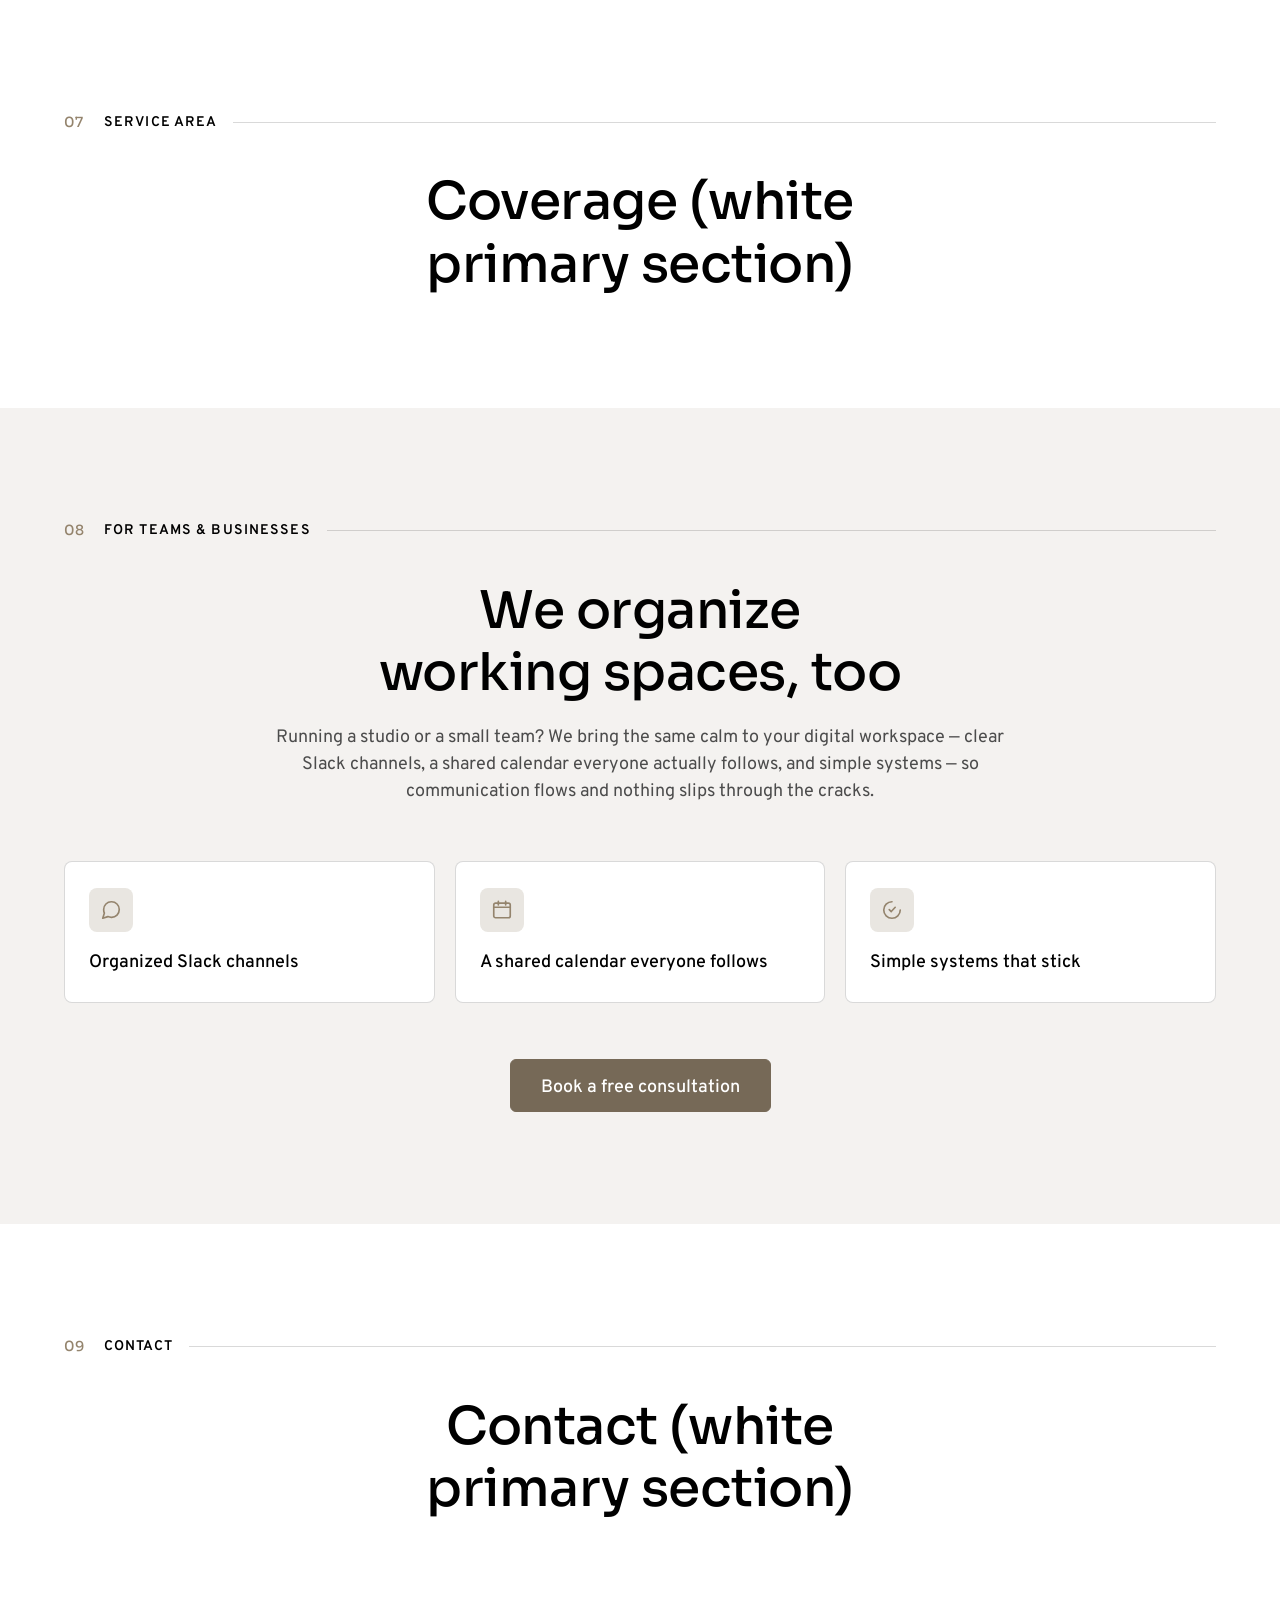
<file: digital-workspace-section.html>
<!DOCTYPE html>
<html lang="en">
<head>
<meta charset="UTF-8">
<meta name="viewport" content="width=device-width, initial-scale=1.0">
<title>Digital workspace section — preview harness</title>
<!-- Dev-only harness. robots.txt blocks crawling; this blocks indexing if it's
     ever discovered through an external link. -->
<meta name="robots" content="noindex, nofollow">

<!-- Harness loads the REAL site stylesheet so the section renders exactly as it will on the site -->
<link rel="stylesheet" href="styles.css?v=7" />
<link rel="stylesheet" href="https://fonts.googleapis.com/css2?family=Material+Symbols+Rounded:opsz,wght,FILL,GRAD@20..48,100..700,0..1,-50..200" />
</head>
<body>

  <!-- fake white section above (coverage 07 is scheme-1 / white) -->
  <section class="section scheme-1">
    <div class="container">
      <div class="kicker"><span class="no">07</span><span class="lbl">Service area</span><span class="rule"></span></div>
      <div class="section-head"><h2 class="h2">Coverage (white primary section)</h2></div>
    </div>
  </section>

  <!-- ===================== SECTION TO ADD: Digital workspace ===================== -->
  <section class="section scheme-2 ws" id="workspace" aria-labelledby="ws-title" data-screen-label="Workspace">
    <style>
      /* Scoped styles — feature row + focus ring only. Everything else reuses
         the site's existing tokens and component classes (.section, .scheme-2,
         .container, .kicker, .section-head, .btn, .btn--primary). */
      .ws__features{
        list-style:none;margin:clamp(40px,5vw,56px) 0 clamp(40px,5vw,56px);padding:0;
        display:grid;grid-template-columns:1fr;gap:16px;
      }
      .ws__feature{
        display:flex;align-items:center;gap:16px;text-align:left;
        background:var(--surface);
        border:var(--border-width) solid var(--border);
        border-radius:var(--radius-card);
        padding:20px 22px;
      }
      .ws__feature-icon{
        flex:0 0 auto;width:44px;height:44px;border-radius:var(--radius-image);
        display:flex;align-items:center;justify-content:center;
        background:var(--color-arrowtown-lighter);color:var(--accent);
      }
      .ws__feature-icon svg{width:22px;height:22px;display:block}
      .ws__feature-label{
        font-family:var(--font-body);font-weight:500;
        font-size:var(--text-medium);line-height:1.4;color:var(--fg1);
      }
      .ws__cta-wrap{text-align:center}

      /* Guaranteed visible focus state on the button */
      .ws .btn--primary:focus-visible{
        outline:3px solid var(--accent);
        outline-offset:3px;
      }

      /* Desktop: three items in a row, stacked icon-over-label */
      @media(min-width:768px){
        .ws__features{grid-template-columns:repeat(3,1fr);gap:20px}
        .ws__feature{flex-direction:column;align-items:flex-start;gap:18px;padding:26px 24px}
      }
    </style>

    <div class="container">
      <div class="kicker">
        <span class="no">08</span><span class="lbl">For teams &amp; businesses</span><span class="rule"></span>
      </div>

      <div class="section-head">
        <h2 id="ws-title" class="h2">We organize working spaces, too</h2>
        <p class="lead">Running a studio or a small team? We bring the same calm to your digital workspace — clear Slack channels, a shared calendar everyone actually follows, and simple systems — so communication flows and nothing slips through the cracks.</p>
      </div>

      <ul class="ws__features">
        <li class="ws__feature">
          <span class="ws__feature-icon" aria-hidden="true">
            <svg viewBox="0 0 24 24" fill="none" stroke="currentColor" stroke-width="1.8" stroke-linecap="round" stroke-linejoin="round">
              <path d="M21 11.5a8.38 8.38 0 0 1-8.5 8.5 9.5 9.5 0 0 1-3.9-.8L3 21l1.8-5.6a8.4 8.4 0 0 1-.8-3.9 8.38 8.38 0 0 1 8.5-8.5A8.38 8.38 0 0 1 21 11.5z"/>
            </svg>
          </span>
          <span class="ws__feature-label">Organized Slack channels</span>
        </li>
        <li class="ws__feature">
          <span class="ws__feature-icon" aria-hidden="true">
            <svg viewBox="0 0 24 24" fill="none" stroke="currentColor" stroke-width="1.8" stroke-linecap="round" stroke-linejoin="round">
              <rect x="3" y="4.5" width="18" height="16" rx="2"/>
              <path d="M3 9h18M8 2.5v4M16 2.5v4"/>
            </svg>
          </span>
          <span class="ws__feature-label">A shared calendar everyone follows</span>
        </li>
        <li class="ws__feature">
          <span class="ws__feature-icon" aria-hidden="true">
            <svg viewBox="0 0 24 24" fill="none" stroke="currentColor" stroke-width="1.8" stroke-linecap="round" stroke-linejoin="round">
              <path d="M9 11.5l2.2 2.2L15.5 9"/>
              <path d="M21 12a9 9 0 1 1-9-9"/>
            </svg>
          </span>
          <span class="ws__feature-label">Simple systems that stick</span>
        </li>
      </ul>

      <div class="ws__cta-wrap">
        <a class="btn btn--primary btn--lg" href="#contact">Book a free consultation</a>
      </div>
    </div>
  </section>
  <!-- =================== END SECTION TO ADD: Digital workspace =================== -->

  <!-- fake white section below (contact 08 is scheme-1 / white) -->
  <section class="section scheme-1" id="contact">
    <div class="container">
      <div class="kicker"><span class="no">09</span><span class="lbl">Contact</span><span class="rule"></span></div>
      <div class="section-head"><h2 class="h2">Contact (white primary section)</h2></div>
    </div>
  </section>

</body>
</html>
</file>
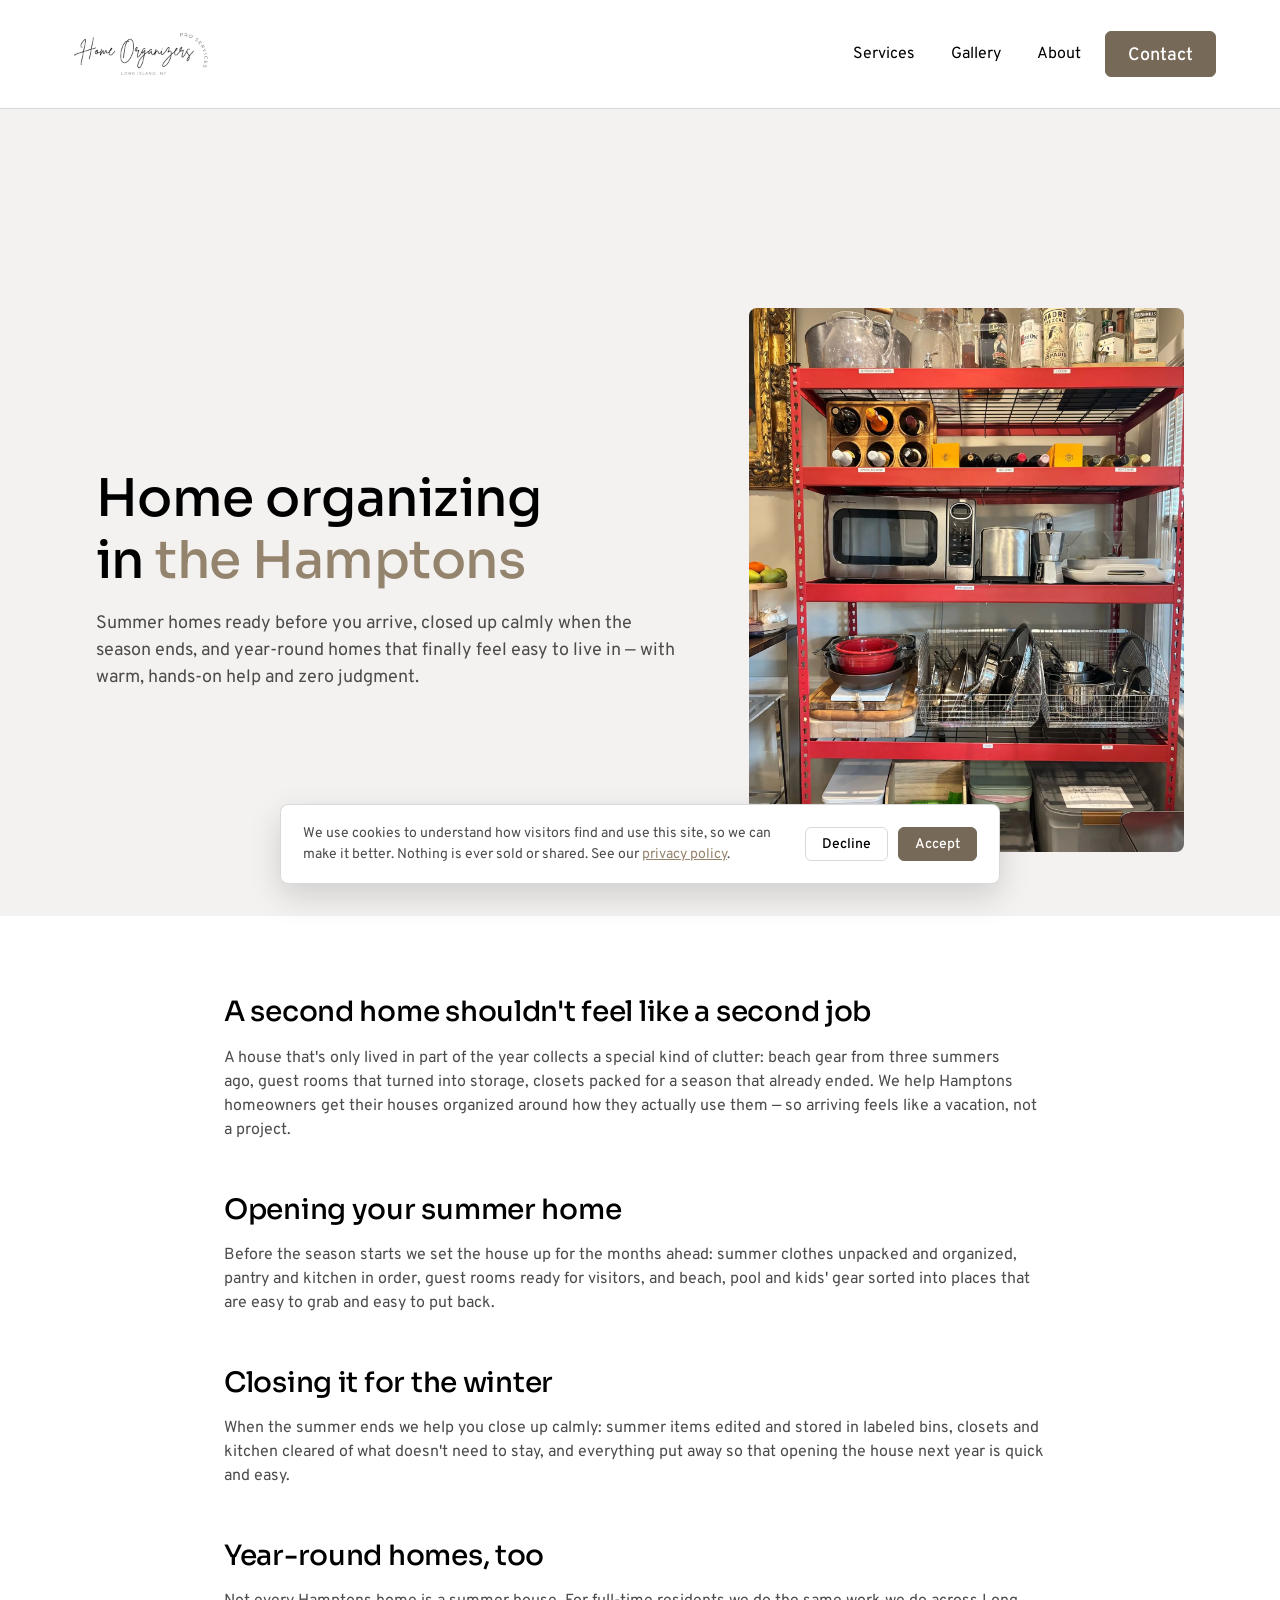
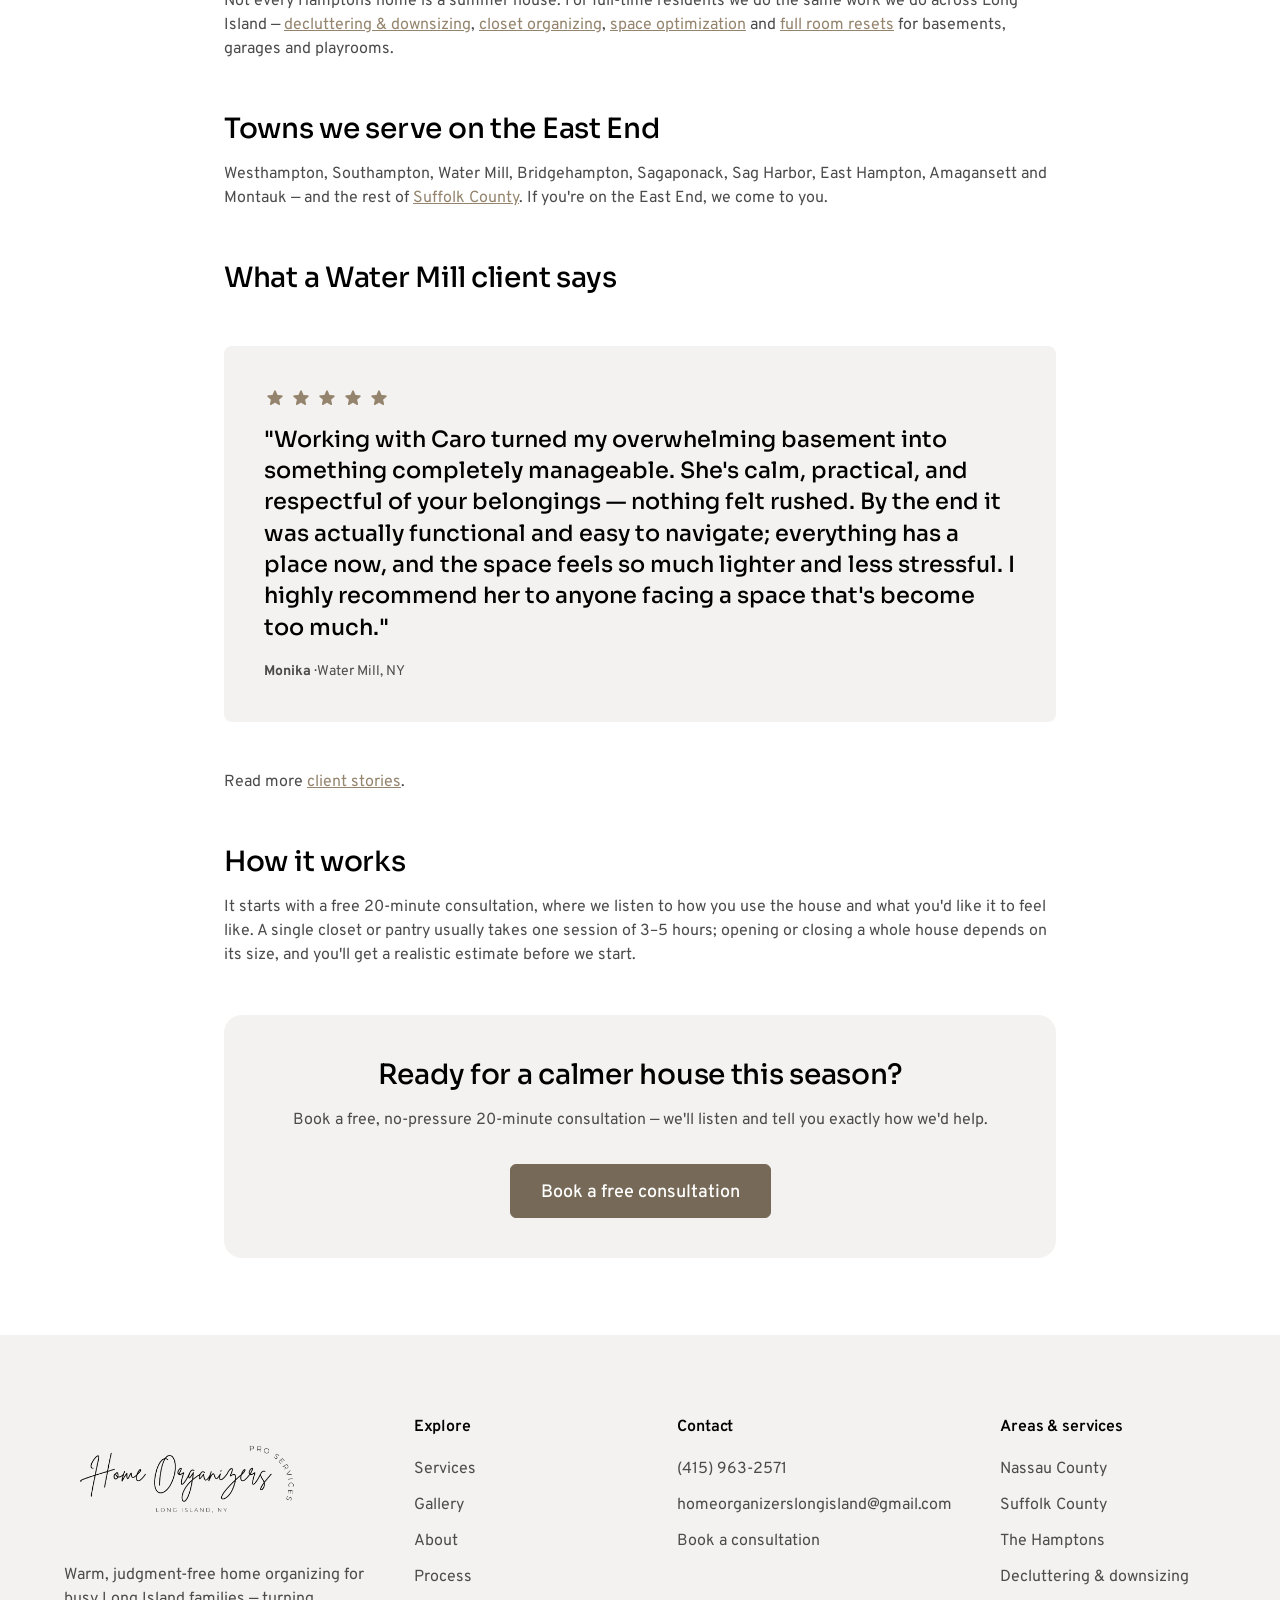
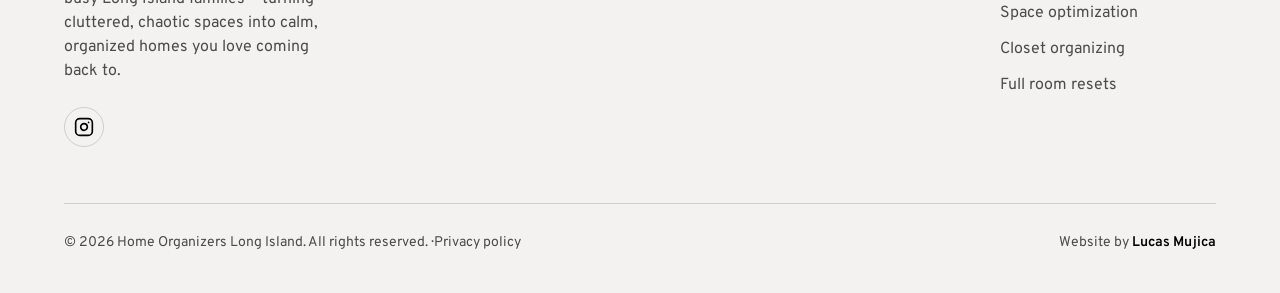
<file: home-organizer-hamptons.html>
<!doctype html>
<html lang="en">
    <head>
        <meta charset="utf-8" />
        <meta name="viewport" content="width=device-width, initial-scale=1" />
        <title>
            Home Organizer in the Hamptons, NY — Summer Home Organizing
        </title>
        <meta
            name="description"
            content="Home organizing in the Hamptons — Southampton, Water Mill, Sag Harbor, East Hampton and beyond. Summer homes set up for the season and closed for winter, with zero judgment. Free 20-minute consultation."
        />
        <link
            rel="canonical"
            href="https://homeorganizersli.com/home-organizer-hamptons.html"
        />
        <link
            rel="icon"
            type="image/png"
            href="assets/images/favicon.png"
        />
        <link rel="apple-touch-icon" href="assets/images/favicon.png" />
        <meta name="theme-color" content="#94846d" />

        <!-- Open Graph / Facebook -->
        <meta property="og:type" content="website" />
        <meta property="og:site_name" content="Home Organizers Long Island" />
        <meta property="og:locale" content="en_US" />
        <meta property="og:url" content="https://homeorganizersli.com/home-organizer-hamptons.html" />
        <meta property="og:title" content="Home Organizer in the Hamptons, NY — Summer Home Organizing" />
        <meta property="og:description" content="Home organizing in the Hamptons — Southampton, Water Mill, Sag Harbor, East Hampton and beyond. Summer homes set up for the season and closed for winter, with zero judgment. Free 20-minute consultation." />
        <meta property="og:image" content="https://homeorganizersli.com/assets/images/og-home.jpg" />
        <meta property="og:image:width" content="1200" />
        <meta property="og:image:height" content="630" />
        <meta property="og:image:alt" content="Organized home on Long Island by Home Organizers Long Island" />

        <!-- Twitter -->
        <meta name="twitter:card" content="summary_large_image" />
        <meta name="twitter:url" content="https://homeorganizersli.com/home-organizer-hamptons.html" />
        <meta name="twitter:title" content="Home Organizer in the Hamptons, NY — Summer Home Organizing" />
        <meta name="twitter:description" content="Home organizing in the Hamptons — Southampton, Water Mill, Sag Harbor, East Hampton and beyond. Summer homes set up for the season and closed for winter, with zero judgment. Free 20-minute consultation." />
        <meta name="twitter:image" content="https://homeorganizersli.com/assets/images/og-home.jpg" />
        <script type="application/ld+json">
            {
                "@context": "https://schema.org",
                "@type": "Service",
                "serviceType": "Home organizing for primary and summer homes",
                "provider": {
                    "@type": "ProfessionalService",
                    "name": "Home Organizers Long Island",
                    "url": "https://homeorganizersli.com/",
                    "telephone": "+1-415-963-2571"
                },
                "areaServed": [
                    { "@type": "Place", "name": "The Hamptons, NY" },
                    { "@type": "City", "name": "Southampton, NY" },
                    { "@type": "City", "name": "East Hampton, NY" },
                    { "@type": "AdministrativeArea", "name": "Suffolk County" }
                ],
                "url": "https://homeorganizersli.com/home-organizer-hamptons.html"
            }
        </script>
        <script type="application/ld+json">
            {
                "@context": "https://schema.org",
                "@type": "BreadcrumbList",
                "itemListElement": [
                    {
                        "@type": "ListItem",
                        "position": 1,
                        "name": "Home",
                        "item": "https://homeorganizersli.com/"
                    },
                    {
                        "@type": "ListItem",
                        "position": 2,
                        "name": "Home Organizer in the Hamptons",
                        "item": "https://homeorganizersli.com/home-organizer-hamptons.html"
                    }
                ]
            }
        </script>
        <link rel="preconnect" href="https://fonts.googleapis.com" />
        <link rel="preconnect" href="https://fonts.gstatic.com" crossorigin />
        <link rel="preconnect" href="https://www.googletagmanager.com" />
        <link rel="preconnect" href="https://www.clarity.ms" />
        <link
            rel="stylesheet"
            href="https://fonts.googleapis.com/css2?family=Material+Symbols+Rounded:opsz,wght,FILL,GRAD@20..48,100..700,0..1,-50..200&amp;display=block"
        />
        <link rel="stylesheet" href="styles.css?v=7" />
        <link rel="stylesheet" href="contact-form.css?v=7" />
    </head>
    <body>
        <header class="nav">
            <div class="nav-inner">
                <a
                    href="index.html"
                    class="nav-logo"
                    aria-label="Home Organizers Long Island — home"
                >
                    <img
                        src="assets/images/logo-li.png"
                        alt="Home Organizers Long Island"
                        width="912"
                        height="480"
                        loading="eager"
                        decoding="async"
                    />
                </a>
                <nav class="nav-links" aria-label="Primary">
                    <a href="index.html#services">Services</a>
                    <a href="index.html#gallery">Gallery</a>
                    <a href="index.html#about">About</a>
                </nav>
                <div class="nav-right">
                    <a href="index.html#contact" data-open-contact="" class="btn btn--primary btn--nav"
                        >Contact</a
                    >
                </div>
            </div>
        </header>

        <main>
            <section class="subpage-hero subpage-hero--media">
                <div class="container">
                    <div class="subpage-hero-copy">
                        <h1 class="h2">
                            Home organizing in
                            <em>the Hamptons</em>
                        </h1>
                        <p class="lead">
                            Summer homes ready before you arrive, closed up calmly
                            when the season ends, and year-round homes that finally
                            feel easy to live in — with warm, hands-on help and zero
                            judgment.
                        </p>
                    </div>
                    <figure class="subpage-hero-figure">
                        <img
                            src="assets/images/home-organizing-long-island.webp"
                            alt="Organized kitchen shelving with labeled zones for wine, small appliances and cookware"
                            width="1500"
                            height="2000"
                            fetchpriority="high"
                            decoding="async"
                        />
                    </figure>
                </div>
            </section>
            <section class="subpage-body">
                <div class="container">
                    <h2 class="h5">A second home shouldn't feel like a second job</h2>
                    <p>
                        A house that's only lived in part of the year collects a
                        special kind of clutter: beach gear from three summers
                        ago, guest rooms that turned into storage, closets packed
                        for a season that already ended. We help Hamptons
                        homeowners get their houses organized around how they
                        actually use them — so arriving feels like a vacation,
                        not a project.
                    </p>

                    <h2 class="h5">Opening your summer home</h2>
                    <p>
                        Before the season starts we set the house up for the
                        months ahead: summer clothes unpacked and organized,
                        pantry and kitchen in order, guest rooms ready for
                        visitors, and beach, pool and kids' gear sorted into
                        places that are easy to grab and easy to put back.
                    </p>

                    <h2 class="h5">Closing it for the winter</h2>
                    <p>
                        When the summer ends we help you close up calmly: summer
                        items edited and stored in labeled bins, closets and
                        kitchen cleared of what doesn't need to stay, and
                        everything put away so that opening the house next year
                        is quick and easy.
                    </p>

                    <h2 class="h5">Year-round homes, too</h2>
                    <p>
                        Not every Hamptons home is a summer house. For full-time
                        residents we do the same work we do across Long Island —
                        <a href="decluttering-long-island.html"
                            >decluttering &amp; downsizing</a
                        >,
                        <a href="closet-organizing-long-island.html"
                            >closet organizing</a
                        >,
                        <a href="space-optimization-long-island.html"
                            >space optimization</a
                        >
                        and
                        <a href="room-resets-long-island.html"
                            >full room resets</a
                        >
                        for basements, garages and playrooms.
                    </p>

                    <h2 class="h5">Towns we serve on the East End</h2>
                    <p>
                        Westhampton, Southampton, Water Mill, Bridgehampton,
                        Sagaponack, Sag Harbor, East Hampton, Amagansett and
                        Montauk — and the rest of
                        <a href="home-organizer-suffolk-county.html"
                            >Suffolk County</a
                        >. If you're on the East End, we come to you.
                    </p>

                    <h2 class="h5">What a Water Mill client says</h2>
                    <div class="subpage-quote">
                        <div class="testi-stars" aria-label="5 out of 5 stars"><span class="ms fill">star</span><span class="ms fill">star</span><span class="ms fill">star</span><span class="ms fill">star</span><span class="ms fill">star</span></div>
                        <blockquote>
                            <p>"Working with Caro turned my overwhelming basement into something completely manageable. She's calm, practical, and respectful of your belongings — nothing felt rushed. By the end it was actually functional and easy to navigate; everything has a place now, and the space feels so much lighter and less stressful. I highly recommend her to anyone facing a space that's become too much."</p>
                        </blockquote>
                        <p class="who"><b>Monika</b> · Water Mill, NY</p>
                    </div>
                    <p>
                        Read more
                        <a href="index.html#testimonials">client stories</a>.
                    </p>

                    <h2 class="h5">How it works</h2>
                    <p>
                        It starts with a free 20-minute consultation, where we
                        listen to how you use the house and what you'd like it to
                        feel like. A single closet or pantry usually takes one
                        session of 3–5 hours; opening or closing a whole house
                        depends on its size, and you'll get a realistic estimate
                        before we start.
                    </p>

                    <div class="subpage-cta">
                        <h2 class="h5">Ready for a calmer house this season?</h2>
                        <p>
                            Book a free, no-pressure 20-minute consultation —
                            we'll listen and tell you exactly how we'd help.
                        </p>
                        <a
                            href="index.html#contact" data-open-contact="Whole home"
                            class="btn btn--primary btn--lg"
                            >Book a free consultation</a
                        >
                    </div>
                </div>
            </section>
        </main>

        <footer class="footer">
            <div class="footer-inner">
                <div class="footer-top">
                    <div class="footer-brand">
                        <a href="index.html" class="footer-logo" aria-label="Home Organizers Long Island — home">
                            <img
                                src="assets/images/logo-li.png"
                                alt="Home Organizers Long Island"
                                width="912"
                                height="480"
                                loading="eager"
                                decoding="async"
                            />
                        </a>
                        <p>
                            Warm, judgment-free home organizing for busy Long Island
                            families — turning cluttered, chaotic spaces into calm,
                            organized homes you love coming back to.
                        </p>
                        <div class="footer-social">
                            <a
                                href="https://www.instagram.com/homeorganizerslongisland/"
                                target="_blank"
                                rel="noopener"
                                aria-label="Instagram"
                            >
                                <svg
                                    viewBox="0 0 24 24"
                                    width="20"
                                    height="20"
                                    fill="none"
                                    stroke="currentColor"
                                    stroke-width="2"
                                    stroke-linecap="round"
                                    stroke-linejoin="round"
                                    aria-hidden="true"
                                >
                                    <rect
                                        x="2"
                                        y="2"
                                        width="20"
                                        height="20"
                                        rx="5"
                                        ry="5"
                                    ></rect>
                                    <path
                                        d="M16 11.37A4 4 0 1 1 12.63 8 4 4 0 0 1 16 11.37z"
                                    ></path>
                                    <line
                                        x1="17.5"
                                        y1="6.5"
                                        x2="17.51"
                                        y2="6.5"
                                    ></line>
                                </svg>
                            </a>
                        </div>
                    </div>
                    <div class="footer-col">
                        <h4>Explore</h4>
                        <ul>
                            <li><a href="index.html#services">Services</a></li>
                            <li><a href="index.html#gallery">Gallery</a></li>
                            <li><a href="index.html#about">About</a></li>
                            <li><a href="index.html#process">Process</a></li>
                        </ul>
                    </div>
                    <div class="footer-col">
                        <h4>Contact</h4>
                        <ul>
                            <li><a href="tel:+14159632571">(415) 963-2571</a></li>
                            <li>
                                <a href="mailto:homeorganizerslongisland@gmail.com"
                                    >homeorganizerslongisland@gmail.com</a
                                >
                            </li>
                            <li>
                                <a href="index.html#contact" data-open-contact="">Book a consultation</a>
                            </li>
                        </ul>
                    </div>
                    <div class="footer-col">
                        <h4>Areas &amp; services</h4>
                        <ul>
                            <li>
                                <a href="home-organizer-nassau-county.html"
                                    >Nassau County</a
                                >
                            </li>
                            <li>
                                <a href="home-organizer-suffolk-county.html"
                                    >Suffolk County</a
                                >
                            </li>
                            <li>
                                <a href="home-organizer-hamptons.html"
                                    >The Hamptons</a
                                >
                            </li>
                            <li>
                                <a href="decluttering-long-island.html"
                                    >Decluttering &amp; downsizing</a
                                >
                            </li>
                            <li>
                                <a href="space-optimization-long-island.html"
                                    >Space optimization</a
                                >
                            </li>
                            <li>
                                <a href="closet-organizing-long-island.html"
                                    >Closet organizing</a
                                >
                            </li>
                            <li>
                                <a href="room-resets-long-island.html"
                                    >Full room resets</a
                                >
                            </li>
                        </ul>
                    </div>
                </div>
                <div class="footer-legal">
                    <p>
                        &copy; 2026 Home Organizers Long Island. All rights
                        reserved. · <a href="privacy.html">Privacy policy</a>
                    </p>
                    <p class="footer-credit">
                        Website by
                        <a
                            href="https://lucasmujica.dev/work/home-organizers"
                            target="_blank"
                            rel="noopener"
                            >Lucas Mujica</a
                        >
                    </p>
                </div>
            </div>
        </footer>
        <dialog id="contactModal" class="hc-root hc-modal" aria-labelledby="contactModalTitle">
        <div class="hc-sheet">
        <div class="hc-modal-head"><span class="hc-grab" aria-hidden="true"></span><h2 class="hc-modal-title" id="contactModalTitle">Book your free consultation</h2><button type="button" class="hc-close" data-close="" aria-label="Close"><span class="ms" aria-hidden="true">close</span></button></div>
        <div class="hc-modal-body">
        <div class="hc-panel">
        <form id="contactForm" name="contact" method="POST" action="/thank-you.html" data-netlify="true" data-netlify-honeypot="bot-field" enctype="multipart/form-data">
        <input type="hidden" name="form-name" value="contact">
        <p class="hc-hp" aria-hidden="true"><label>Leave this empty <input name="bot-field" tabindex="-1" autocomplete="off"></label></p>
        <div class="hc-progress js-only">
        <p id="hcProgress" aria-live="polite"><b>Step 1 of 3</b> · Your space</p>
        <div class="hc-bar" aria-hidden="true"><span class="is-on"></span><span></span><span></span></div>
        </div>
        <div class="hc-step" data-step="0" role="group" aria-label="Step 1 of 3: Your space" tabindex="-1">
        <fieldset class="hc-group" data-for="need" aria-describedby="hcNeedHint err-need">
        <legend>What space needs help?</legend>
        <p class="hc-help hc-need-hint js-only" id="hcNeedHint">Choose one to continue.</p>
        <div class="hc-options">
        <label class="hc-opt"><input type="radio" name="need" value="Closet" required=""><span class="hc-card"><span class="ms hc-ico" aria-hidden="true">checkroom</span><span>Closet</span><span class="hc-tick" aria-hidden="true"><span class="ms">check</span></span></span></label>
        <label class="hc-opt"><input type="radio" name="need" value="Pantry &amp; kitchen"><span class="hc-card"><span class="ms hc-ico" aria-hidden="true">kitchen</span><span>Pantry &amp; kitchen</span><span class="hc-tick" aria-hidden="true"><span class="ms">check</span></span></span></label>
        <label class="hc-opt"><input type="radio" name="need" value="Playroom"><span class="hc-card"><span class="ms hc-ico" aria-hidden="true">toys</span><span>Playroom</span><span class="hc-tick" aria-hidden="true"><span class="ms">check</span></span></span></label>
        <label class="hc-opt"><input type="radio" name="need" value="Garage &amp; basement"><span class="hc-card"><span class="ms hc-ico" aria-hidden="true">garage</span><span>Garage &amp; basement</span><span class="hc-tick" aria-hidden="true"><span class="ms">check</span></span></span></label>
        <label class="hc-opt"><input type="radio" name="need" value="Whole home"><span class="hc-card"><span class="ms hc-ico" aria-hidden="true">home</span><span>Whole home</span><span class="hc-tick" aria-hidden="true"><span class="ms">check</span></span></span></label>
        <label class="hc-opt"><input type="radio" name="need" value="Moving &amp; downsizing"><span class="hc-card"><span class="ms hc-ico" aria-hidden="true">package_2</span><span>Moving &amp; downsizing</span><span class="hc-tick" aria-hidden="true"><span class="ms">check</span></span></span></label>
        <label class="hc-opt"><input type="radio" name="need" value="Digital workspace"><span class="hc-card"><span class="ms hc-ico" aria-hidden="true">laptop_mac</span><span>Digital workspace</span><span class="hc-tick" aria-hidden="true"><span class="ms">check</span></span></span></label>
        <label class="hc-opt"><input type="radio" name="need" value="Other"><span class="hc-card"><span class="ms hc-ico" aria-hidden="true">more_horiz</span><span>Other</span><span class="hc-tick" aria-hidden="true"><span class="ms">check</span></span></span></label>
        </div>
        </fieldset>
        <p class="hc-err" id="err-need" hidden=""><span class="ms" aria-hidden="true">error</span><span></span></p>
        </div>
        <div class="hc-step" data-step="1" role="group" aria-label="Step 2 of 3: Where &amp; when" tabindex="-1">
        <div class="hc-field" data-for="location">
        <label for="hcLocation" class="hc-q">Where’s your home?</label>
        <input type="text" id="hcLocation" name="location" autocomplete="address-level2" placeholder="Town or ZIP" required="" aria-describedby="err-location">
        <p class="hc-err" id="err-location" hidden=""><span class="ms" aria-hidden="true">error</span><span></span></p>
        </div>
        <fieldset class="hc-group" data-for="timeline" aria-describedby="err-timeline">
        <legend class="hc-q">When would you like to start?</legend>
        <div class="hc-chips">
        <label class="hc-chip"><input type="radio" name="timeline" value="ASAP" required=""><span>ASAP</span></label>
        <label class="hc-chip"><input type="radio" name="timeline" value="This month"><span>This month</span></label>
        <label class="hc-chip"><input type="radio" name="timeline" value="Just exploring"><span>Just exploring</span></label>
        </div>
        <div style="margin-top:10px"><p class="hc-err" id="err-timeline" hidden=""><span class="ms" aria-hidden="true">error</span><span></span></p></div>
        </fieldset>
        <div class="hc-nav js-only"><button type="button" class="hc-back" data-back=""><span class="ms" aria-hidden="true">arrow_back</span><span>Back</span></button><button type="button" class="hc-btn" data-next=""><span>Continue</span><span class="ms" aria-hidden="true">arrow_forward</span></button></div>
        </div>
        <div class="hc-step" data-step="2" role="group" aria-label="Step 3 of 3: How to reach you" tabindex="-1">
        <div class="hc-field" data-for="fullName">
        <label for="hcName">Name</label>
        <input type="text" id="hcName" name="fullName" autocomplete="name" required="" aria-describedby="err-fullName">
        <p class="hc-err" id="err-fullName" hidden=""><span class="ms" aria-hidden="true">error</span><span></span></p>
        </div>
        <fieldset class="hc-group" data-for="contactPref" aria-describedby="err-contactPref">
        <legend class="hc-q hc-q-sm">Best way to reach you?</legend>
        <div class="hc-chips">
        <label class="hc-chip"><input type="radio" name="contactPref" value="Text" required=""><span><span class="ms" aria-hidden="true">sms</span>Text</span></label>
        <label class="hc-chip"><input type="radio" name="contactPref" value="Call"><span><span class="ms" aria-hidden="true">call</span>Call</span></label>
        <label class="hc-chip"><input type="radio" name="contactPref" value="Email"><span><span class="ms" aria-hidden="true">mail</span>Email</span></label>
        </div>
        <div style="margin-top:10px"><p class="hc-err" id="err-contactPref" hidden=""><span class="ms" aria-hidden="true">error</span><span></span></p></div>
        </fieldset>
        <div class="hc-2col">
        <div class="hc-field" data-for="phone">
        <label for="hcPhone">Phone <span class="hc-tag" id="tag-phone"></span></label>
        <input type="tel" id="hcPhone" name="phone" autocomplete="tel" inputmode="tel" aria-describedby="err-phone">
        <p class="hc-err" id="err-phone" hidden=""><span class="ms" aria-hidden="true">error</span><span></span></p>
        </div>
        <div class="hc-field" data-for="email">
        <label for="hcEmail">Email <span class="hc-tag" id="tag-email"></span></label>
        <input type="email" id="hcEmail" name="email" autocomplete="email" aria-describedby="err-email">
        <p class="hc-err" id="err-email" hidden=""><span class="ms" aria-hidden="true">error</span><span></span></p>
        </div>
        </div>
        <div class="hc-field" data-for="photo">
        <span class="hc-flabel" id="hcPhotoLabel">Send a photo (optional) — no tidying first!</span>
        <div class="hc-drop"><label class="hc-sr" for="hcPhoto">Photo 1</label><span class="ms" aria-hidden="true">add_photo_alternate</span><span><b>Add up to 3 photos</b><small>Tap to choose, or drop them here</small></span><input type="file" id="hcPhoto" name="photo" accept="image/*" multiple="" aria-labelledby="hcPhotoLabel" aria-describedby="err-photo"></div>
        <label class="hc-sr" for="hcPhoto2">Photo 2</label><input type="file" id="hcPhoto2" name="photo2" accept="image/*" hidden><label class="hc-sr" for="hcPhoto3">Photo 3</label><input type="file" id="hcPhoto3" name="photo3" accept="image/*" hidden>
        <ul class="hc-thumbs js-only" id="hcThumbs" aria-label="Selected photos"></ul>
        <p class="hc-err" id="err-photo" hidden=""><span class="ms" aria-hidden="true">error</span><span></span></p>
        </div>
        <div class="hc-field">
        <div class="hc-flabel"><label for="hcMessage">Message</label><span class="hc-tag">(optional)</span></div>
        <textarea id="hcMessage" name="message" rows="3" placeholder="Anything you’d like Caro to know"></textarea>
        </div>
        <div class="hc-alert" id="formError" role="alert" hidden="">
        <p><span class="ms" aria-hidden="true">error</span><span>Your request didn’t go through — that’s on us, not you.</span></p>
        <p>Everything you typed is still here, so you can try again. Or reach Caro directly:</p>
        <ul><li><a href="tel:+14159632571"><span class="ms" aria-hidden="true">call</span>(415) 963-2571</a></li><li><a href="mailto:homeorganizerslongisland@gmail.com"><span class="ms" aria-hidden="true">mail</span>homeorganizerslongisland@gmail.com</a></li></ul>
        </div>
        </div>
        <div class="hc-send">
        <div class="hc-nav"><button type="button" class="hc-back js-only" data-back=""><span class="ms" aria-hidden="true">arrow_back</span><span>Back</span></button><button type="submit" class="hc-btn hc-btn-main"><span class="hc-idle">Book my free consultation</span><span class="hc-sending" aria-hidden="true"><span class="hc-spin"></span>Sending…</span></button></div>
        <p class="hc-privacy">We’ll never share your details — <a href="privacy.html">privacy policy</a>.</p>
        </div>
        <p class="hc-sr" id="hcStatus" aria-live="polite"></p>
        </form>
        <div class="hc-success" id="hcSuccess" hidden="">
        <span class="ms" aria-hidden="true">check</span>
        <h3 tabindex="-1">Thank you<span id="hcSuccessName"></span> — it’s on its way.</h3>
        <p>Caro will reach out personally to set up your free consultation. No need to tidy up before then.</p><button type="button" class="hc-btn" data-close="">Close</button>
        </div>
        </div>
        <div class="hc-direct">
        <p><span class="hc-pre">Prefer to talk?</span><a href="sms:+14159632571" aria-label="Text us at (415) 963-2571"><span class="ms" aria-hidden="true">sms</span>Text</a><span class="hc-dot" aria-hidden="true">·</span><a href="tel:+14159632571" aria-label="Call (415) 963-2571"><span class="ms" aria-hidden="true">call</span>Call</a><span class="hc-dot" aria-hidden="true">·</span><a href="mailto:homeorganizerslongisland@gmail.com" aria-label="Email homeorganizerslongisland@gmail.com"><span class="ms" aria-hidden="true">mail</span>Email</a><span class="hc-phone">(415) 963-2571</span></p>
        <p class="hc-area"><span class="ms" aria-hidden="true">location_on</span>Long Island, NYC &amp; beyond</p>
        </div>
        </div>
        </div>
        </dialog>
        <script src="analytics.js?v=4" defer></script>
        <script src="script.js?v=6" defer></script>
        <script src="contact-form.js?v=2" defer></script>
        <script src="location-autocomplete.js?v=1" defer></script>
    </body>
</html>
</file>
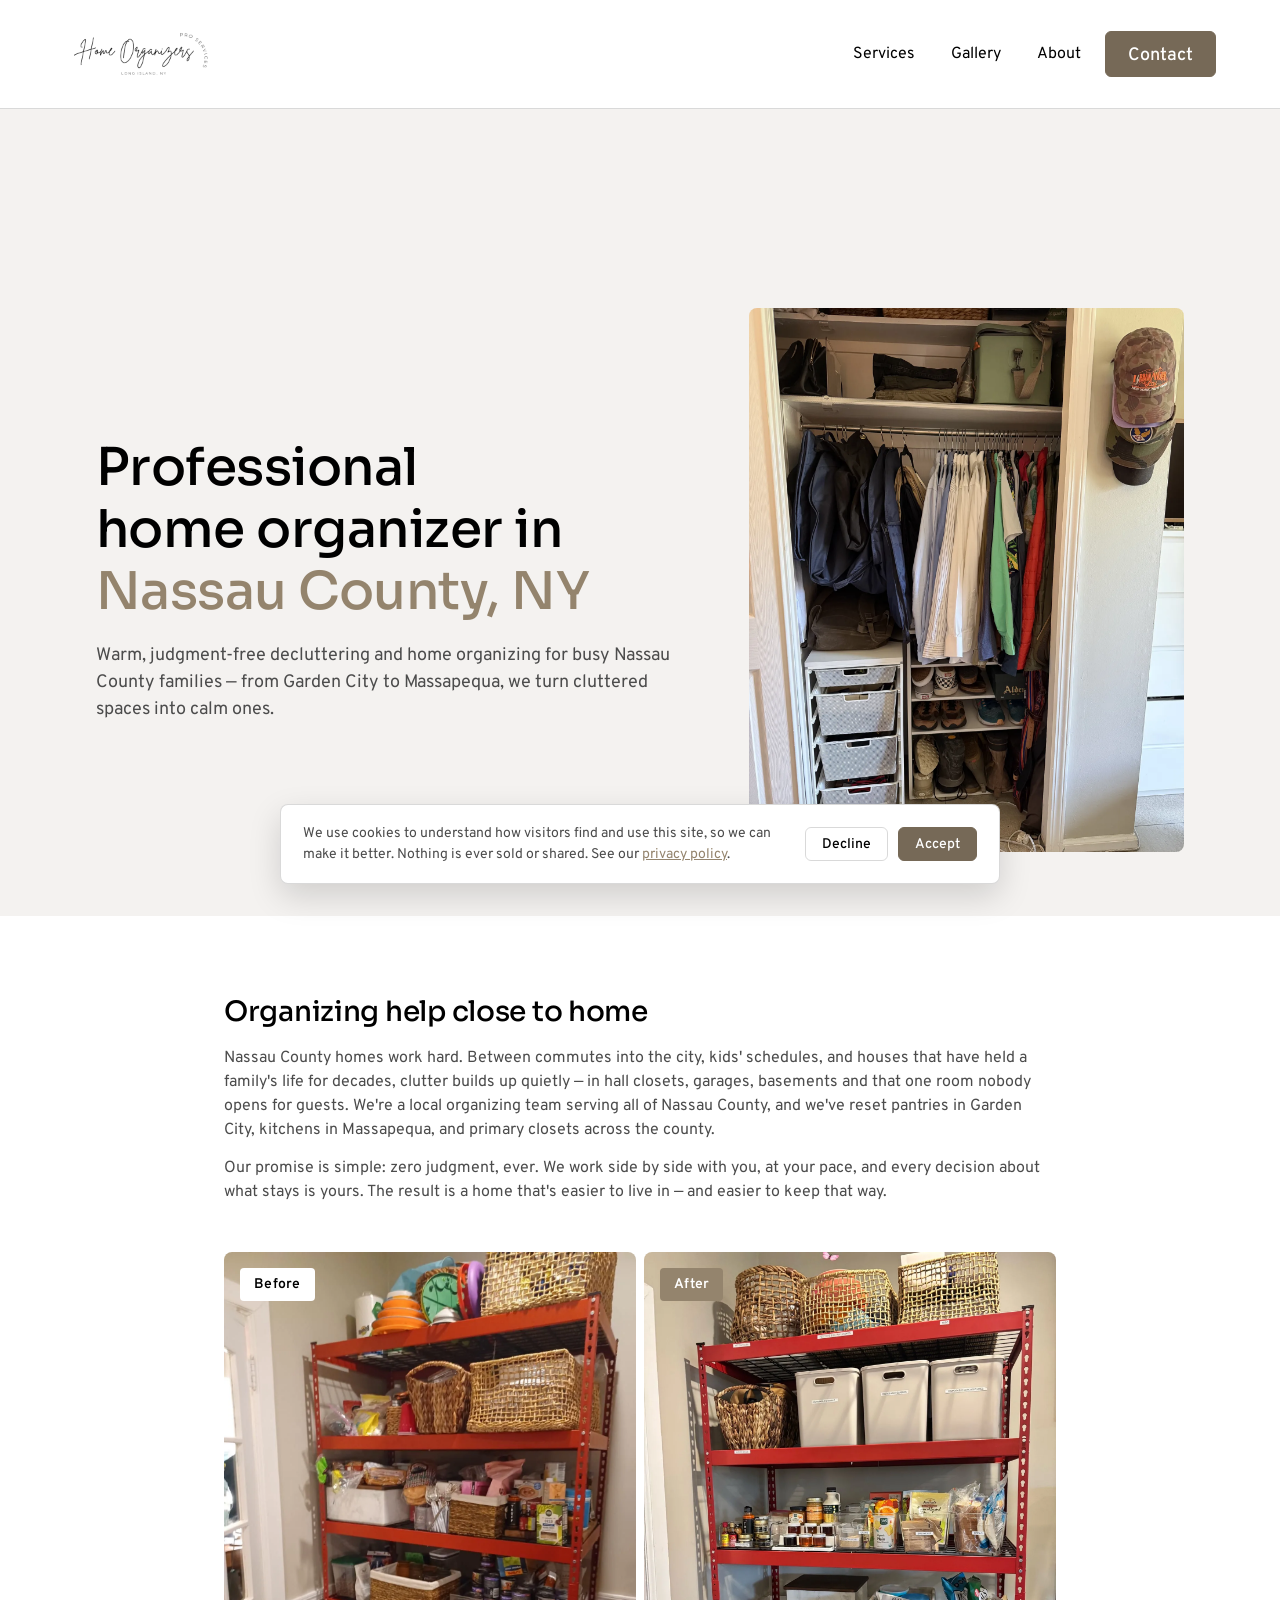
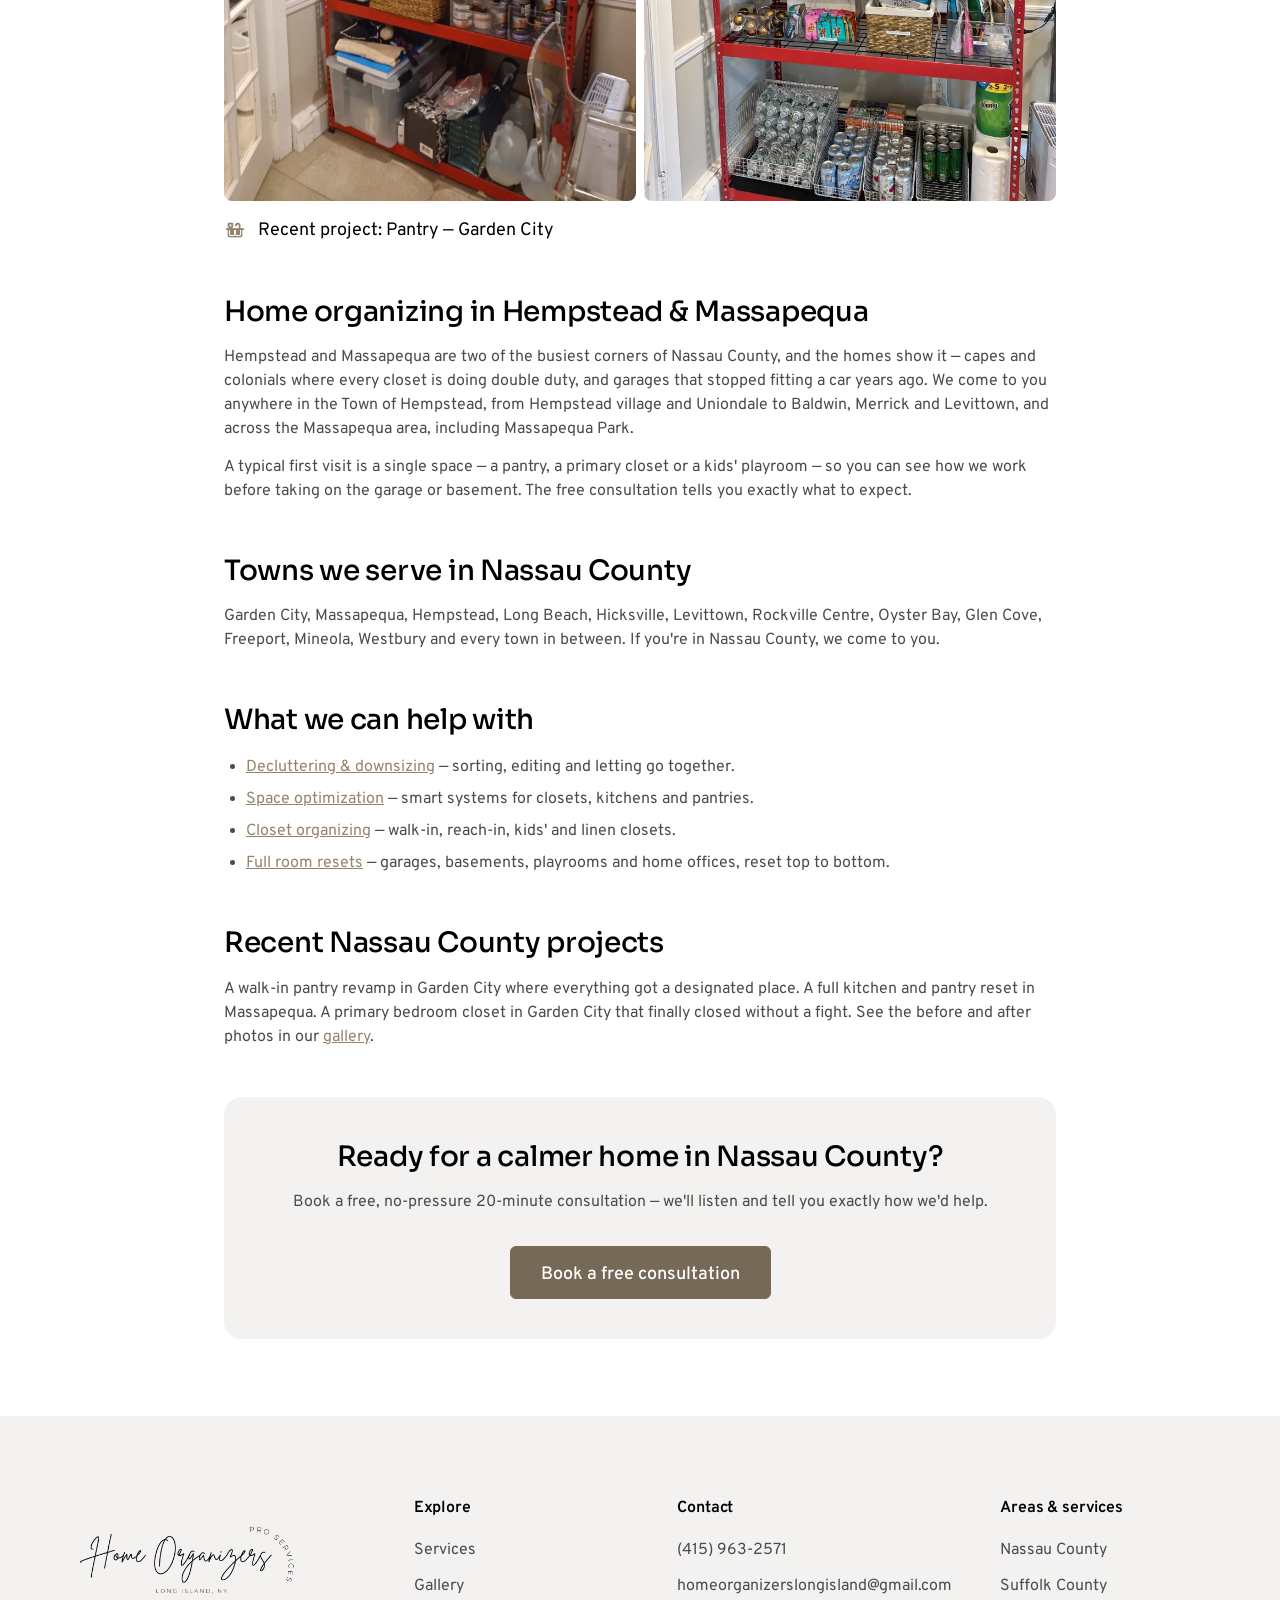
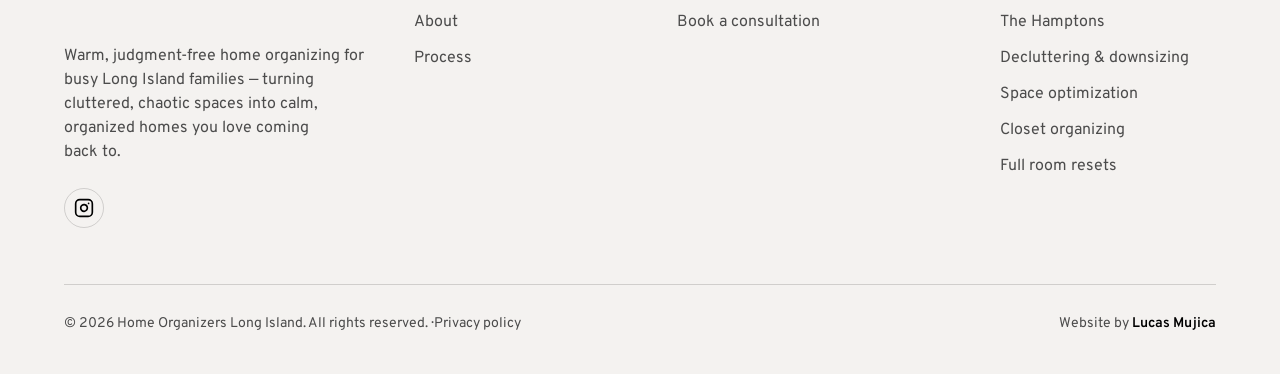
<file: home-organizer-nassau-county.html>
<!doctype html>
<html lang="en">
    <head>
        <meta charset="utf-8" />
        <meta name="viewport" content="width=device-width, initial-scale=1" />
        <title>
            Professional Organizer in Nassau County, NY — Hempstead &amp; Massapequa
        </title>
        <meta
            name="description"
            content="Professional home organizing and decluttering in Nassau County, NY — Hempstead, Massapequa, Garden City, Long Beach and beyond. Warm, judgment-free help with a free consultation."
        />
        <link
            rel="canonical"
            href="https://homeorganizersli.com/home-organizer-nassau-county.html"
        />
        <link
            rel="icon"
            type="image/png"
            href="assets/images/favicon.png"
        />
        <link rel="apple-touch-icon" href="assets/images/favicon.png" />
        <meta name="theme-color" content="#94846d" />

        <!-- Open Graph / Facebook -->
        <meta property="og:type" content="website" />
        <meta property="og:site_name" content="Home Organizers Long Island" />
        <meta property="og:locale" content="en_US" />
        <meta property="og:url" content="https://homeorganizersli.com/home-organizer-nassau-county.html" />
        <meta property="og:title" content="Professional Organizer in Nassau County, NY — Hempstead &amp; Massapequa" />
        <meta property="og:description" content="Professional home organizing and decluttering in Nassau County, NY — Hempstead, Massapequa, Garden City, Long Beach and beyond. Warm, judgment-free help with a free consultation." />
        <meta property="og:image" content="https://homeorganizersli.com/assets/images/og-home.jpg" />
        <meta property="og:image:width" content="1200" />
        <meta property="og:image:height" content="630" />
        <meta property="og:image:alt" content="Professional home organizing on Long Island" />

        <!-- Twitter -->
        <meta name="twitter:card" content="summary_large_image" />
        <meta name="twitter:url" content="https://homeorganizersli.com/home-organizer-nassau-county.html" />
        <meta name="twitter:title" content="Professional Organizer in Nassau County, NY — Hempstead &amp; Massapequa" />
        <meta name="twitter:description" content="Professional home organizing and decluttering in Nassau County, NY — Hempstead, Massapequa, Garden City, Long Beach and beyond. Warm, judgment-free help with a free consultation." />
        <meta name="twitter:image" content="https://homeorganizersli.com/assets/images/og-home.jpg" />
        <script type="application/ld+json">
            {
                "@context": "https://schema.org",
                "@type": "Service",
                "serviceType": "Home organizing and decluttering",
                "provider": {
                    "@type": "ProfessionalService",
                    "name": "Home Organizers Long Island",
                    "url": "https://homeorganizersli.com/",
                    "telephone": "+1-415-963-2571"
                },
                "areaServed": {
                    "@type": "AdministrativeArea",
                    "name": "Nassau County, NY"
                },
                "url": "https://homeorganizersli.com/home-organizer-nassau-county.html"
            }
        </script>
        <script type="application/ld+json">
            {
                "@context": "https://schema.org",
                "@type": "BreadcrumbList",
                "itemListElement": [
                    {
                        "@type": "ListItem",
                        "position": 1,
                        "name": "Home",
                        "item": "https://homeorganizersli.com/"
                    },
                    {
                        "@type": "ListItem",
                        "position": 2,
                        "name": "Home Organizer Nassau County",
                        "item": "https://homeorganizersli.com/home-organizer-nassau-county.html"
                    }
                ]
            }
        </script>
        <link rel="preconnect" href="https://fonts.googleapis.com" />
        <link rel="preconnect" href="https://fonts.gstatic.com" crossorigin />
        <link rel="preconnect" href="https://www.googletagmanager.com" />
        <link rel="preconnect" href="https://www.clarity.ms" />
        <link
            rel="stylesheet"
            href="https://fonts.googleapis.com/css2?family=Material+Symbols+Rounded:opsz,wght,FILL,GRAD@20..48,100..700,0..1,-50..200&amp;display=block"
        />
        <link rel="stylesheet" href="styles.css?v=7" />
        <link rel="stylesheet" href="contact-form.css?v=7" />
    </head>
    <body>
        <header class="nav">
            <div class="nav-inner">
                <a
                    href="index.html"
                    class="nav-logo"
                    aria-label="Home Organizers Long Island — home"
                >
                    <img
                        src="assets/images/logo-li.png"
                        alt="Home Organizers Long Island"
                        width="912"
                        height="480"
                        loading="eager"
                        decoding="async"
                    />
                </a>
                <nav class="nav-links" aria-label="Primary">
                    <a href="index.html#services">Services</a>
                    <a href="index.html#gallery">Gallery</a>
                    <a href="index.html#about">About</a>
                </nav>
                <div class="nav-right">
                    <a href="index.html#contact" data-open-contact="" class="btn btn--primary btn--nav"
                        >Contact</a
                    >
                </div>
            </div>
        </header>

        <main>
            <section class="subpage-hero subpage-hero--media">
                <div class="container">
                    <div class="subpage-hero-copy">
                        <h1 class="h2">
                            Professional home organizer in
                            <em>Nassau County, NY</em>
                        </h1>
                        <p class="lead">
                            Warm, judgment-free decluttering and home organizing for
                            busy Nassau County families — from Garden City to
                            Massapequa, we turn cluttered spaces into calm ones.
                        </p>
                    </div>
                    <figure class="subpage-hero-figure">
                        <img
                            src="assets/images/after1.webp"
                            alt="Organized primary bedroom closet in Garden City, Nassau County"
                            width="1500"
                            height="2000"
                            fetchpriority="high"
                            decoding="async"
                        />
                    </figure>
                </div>
            </section>
            <section class="subpage-body">
                <div class="container">
                    <h2 class="h5">Organizing help close to home</h2>
                    <p>
                        Nassau County homes work hard. Between commutes into the
                        city, kids' schedules, and houses that have held a family's
                        life for decades, clutter builds up quietly — in hall
                        closets, garages, basements and that one room nobody
                        opens for guests. We're a local organizing team serving
                        all of Nassau County, and we've reset pantries in Garden
                        City, kitchens in Massapequa, and primary closets across
                        the county.
                    </p>
                    <p>
                        Our promise is simple: zero judgment, ever. We work side
                        by side with you, at your pace, and every decision about
                        what stays is yours. The result is a home that's easier
                        to live in — and easier to keep that way.
                    </p>

                    <figure class="subpage-project">
                        <div class="ba-pair">
                            <div class="ba-frame ba-frame--before">
                                <span class="ba-tag">Before</span
                                ><img src="assets/images/before0.webp" alt="Pantry shelving in Garden City before organizing, crowded with baskets, food and loose items" width="1200" height="1600" loading="lazy" decoding="async" />
                            </div>
                            <div class="ba-frame ba-frame--after">
                                <span class="ba-tag">After</span
                                ><img src="assets/images/after0.webp" alt="The same Garden City pantry after organizing, with labeled bins and clear containers" width="1500" height="2000" loading="lazy" decoding="async" />
                            </div>
                        </div>
                        <figcaption class="ba-caption">
                            <span class="ms" aria-hidden="true">countertops</span>
                            <p>Recent project: Pantry — Garden City</p>
                        </figcaption>
                    </figure>

                    <h2 class="h5">Home organizing in Hempstead &amp; Massapequa</h2>
                    <p>
                        Hempstead and Massapequa are two of the busiest corners
                        of Nassau County, and the homes show it — capes and
                        colonials where every closet is doing double duty, and
                        garages that stopped fitting a car years ago. We come to
                        you anywhere in the Town of Hempstead, from Hempstead
                        village and Uniondale to Baldwin, Merrick and Levittown,
                        and across the Massapequa area, including Massapequa
                        Park.
                    </p>
                    <p>
                        A typical first visit is a single space — a pantry, a
                        primary closet or a kids' playroom — so you can see how
                        we work before taking on the garage or basement. The
                        free consultation tells you exactly what to expect.
                    </p>

                    <h2 class="h5">Towns we serve in Nassau County</h2>
                    <p>
                        Garden City, Massapequa, Hempstead, Long Beach, Hicksville,
                        Levittown, Rockville Centre, Oyster Bay, Glen Cove,
                        Freeport, Mineola, Westbury and every town in between. If
                        you're in Nassau County, we come to you.
                    </p>

                    <h2 class="h5">What we can help with</h2>
                    <ul>
                        <li>
                            <a href="decluttering-long-island.html"
                                >Decluttering &amp; downsizing</a
                            >
                            — sorting, editing and letting go together.
                        </li>
                        <li>
                            <a href="space-optimization-long-island.html"
                                >Space optimization</a
                            >
                            — smart systems for closets, kitchens and pantries.
                        </li>
                        <li>
                            <a href="closet-organizing-long-island.html"
                                >Closet organizing</a
                            >
                            — walk-in, reach-in, kids' and linen closets.
                        </li>
                        <li>
                            <a href="room-resets-long-island.html"
                                >Full room resets</a
                            >
                            — garages, basements, playrooms and home offices,
                            reset top to bottom.
                        </li>
                    </ul>

                    <h2 class="h5">Recent Nassau County projects</h2>
                    <p>
                        A walk-in pantry revamp in Garden City where everything
                        got a designated place. A full kitchen and pantry reset
                        in Massapequa. A primary bedroom closet in Garden City
                        that finally closed without a fight. See the before and
                        after photos in our
                        <a href="index.html#gallery">gallery</a>.
                    </p>

                    <div class="subpage-cta">
                        <h2 class="h5">
                            Ready for a calmer home in Nassau County?
                        </h2>
                        <p>
                            Book a free, no-pressure 20-minute consultation —
                            we'll listen and tell you exactly how we'd help.
                        </p>
                        <a
                            href="index.html#contact" data-open-contact=""
                            class="btn btn--primary btn--lg"
                            >Book a free consultation</a
                        >
                    </div>
                </div>
            </section>
        </main>

        <footer class="footer">
            <div class="footer-inner">
                <div class="footer-top">
                    <div class="footer-brand">
                        <a href="index.html" class="footer-logo" aria-label="Home Organizers Long Island — home">
                            <img
                                src="assets/images/logo-li.png"
                                alt="Home Organizers Long Island"
                                width="912"
                                height="480"
                                loading="eager"
                                decoding="async"
                            />
                        </a>
                        <p>
                            Warm, judgment-free home organizing for busy Long Island
                            families — turning cluttered, chaotic spaces into calm,
                            organized homes you love coming back to.
                        </p>
                        <div class="footer-social">
                            <a
                                href="https://www.instagram.com/homeorganizerslongisland/"
                                target="_blank"
                                rel="noopener"
                                aria-label="Instagram"
                            >
                                <svg
                                    viewBox="0 0 24 24"
                                    width="20"
                                    height="20"
                                    fill="none"
                                    stroke="currentColor"
                                    stroke-width="2"
                                    stroke-linecap="round"
                                    stroke-linejoin="round"
                                    aria-hidden="true"
                                >
                                    <rect
                                        x="2"
                                        y="2"
                                        width="20"
                                        height="20"
                                        rx="5"
                                        ry="5"
                                    ></rect>
                                    <path
                                        d="M16 11.37A4 4 0 1 1 12.63 8 4 4 0 0 1 16 11.37z"
                                    ></path>
                                    <line
                                        x1="17.5"
                                        y1="6.5"
                                        x2="17.51"
                                        y2="6.5"
                                    ></line>
                                </svg>
                            </a>
                        </div>
                    </div>
                    <div class="footer-col">
                        <h4>Explore</h4>
                        <ul>
                            <li><a href="index.html#services">Services</a></li>
                            <li><a href="index.html#gallery">Gallery</a></li>
                            <li><a href="index.html#about">About</a></li>
                            <li><a href="index.html#process">Process</a></li>
                        </ul>
                    </div>
                    <div class="footer-col">
                        <h4>Contact</h4>
                        <ul>
                            <li><a href="tel:+14159632571">(415) 963-2571</a></li>
                            <li>
                                <a href="mailto:homeorganizerslongisland@gmail.com"
                                    >homeorganizerslongisland@gmail.com</a
                                >
                            </li>
                            <li>
                                <a href="index.html#contact" data-open-contact="">Book a consultation</a>
                            </li>
                        </ul>
                    </div>
                    <div class="footer-col">
                        <h4>Areas &amp; services</h4>
                        <ul>
                            <li>
                                <a href="home-organizer-nassau-county.html"
                                    >Nassau County</a
                                >
                            </li>
                            <li>
                                <a href="home-organizer-suffolk-county.html"
                                    >Suffolk County</a
                                >
                            </li>
                            <li>
                                <a href="home-organizer-hamptons.html"
                                    >The Hamptons</a
                                >
                            </li>
                            <li>
                                <a href="decluttering-long-island.html"
                                    >Decluttering &amp; downsizing</a
                                >
                            </li>
                            <li>
                                <a href="space-optimization-long-island.html"
                                    >Space optimization</a
                                >
                            </li>
                            <li>
                                <a href="closet-organizing-long-island.html"
                                    >Closet organizing</a
                                >
                            </li>
                            <li>
                                <a href="room-resets-long-island.html"
                                    >Full room resets</a
                                >
                            </li>
                        </ul>
                    </div>
                </div>
                <div class="footer-legal">
                    <p>
                        &copy; 2026 Home Organizers Long Island. All rights
                        reserved. · <a href="privacy.html">Privacy policy</a>
                    </p>
                    <p class="footer-credit">
                        Website by
                        <a
                            href="https://lucasmujica.dev/work/home-organizers"
                            target="_blank"
                            rel="noopener"
                            >Lucas Mujica</a
                        >
                    </p>
                </div>
            </div>
        </footer>
        <dialog id="contactModal" class="hc-root hc-modal" aria-labelledby="contactModalTitle">
        <div class="hc-sheet">
        <div class="hc-modal-head"><span class="hc-grab" aria-hidden="true"></span><h2 class="hc-modal-title" id="contactModalTitle">Book your free consultation</h2><button type="button" class="hc-close" data-close="" aria-label="Close"><span class="ms" aria-hidden="true">close</span></button></div>
        <div class="hc-modal-body">
        <div class="hc-panel">
        <form id="contactForm" name="contact" method="POST" action="/thank-you.html" data-netlify="true" data-netlify-honeypot="bot-field" enctype="multipart/form-data">
        <input type="hidden" name="form-name" value="contact">
        <p class="hc-hp" aria-hidden="true"><label>Leave this empty <input name="bot-field" tabindex="-1" autocomplete="off"></label></p>
        <div class="hc-progress js-only">
        <p id="hcProgress" aria-live="polite"><b>Step 1 of 3</b> · Your space</p>
        <div class="hc-bar" aria-hidden="true"><span class="is-on"></span><span></span><span></span></div>
        </div>
        <div class="hc-step" data-step="0" role="group" aria-label="Step 1 of 3: Your space" tabindex="-1">
        <fieldset class="hc-group" data-for="need" aria-describedby="hcNeedHint err-need">
        <legend>What space needs help?</legend>
        <p class="hc-help hc-need-hint js-only" id="hcNeedHint">Choose one to continue.</p>
        <div class="hc-options">
        <label class="hc-opt"><input type="radio" name="need" value="Closet" required=""><span class="hc-card"><span class="ms hc-ico" aria-hidden="true">checkroom</span><span>Closet</span><span class="hc-tick" aria-hidden="true"><span class="ms">check</span></span></span></label>
        <label class="hc-opt"><input type="radio" name="need" value="Pantry &amp; kitchen"><span class="hc-card"><span class="ms hc-ico" aria-hidden="true">kitchen</span><span>Pantry &amp; kitchen</span><span class="hc-tick" aria-hidden="true"><span class="ms">check</span></span></span></label>
        <label class="hc-opt"><input type="radio" name="need" value="Playroom"><span class="hc-card"><span class="ms hc-ico" aria-hidden="true">toys</span><span>Playroom</span><span class="hc-tick" aria-hidden="true"><span class="ms">check</span></span></span></label>
        <label class="hc-opt"><input type="radio" name="need" value="Garage &amp; basement"><span class="hc-card"><span class="ms hc-ico" aria-hidden="true">garage</span><span>Garage &amp; basement</span><span class="hc-tick" aria-hidden="true"><span class="ms">check</span></span></span></label>
        <label class="hc-opt"><input type="radio" name="need" value="Whole home"><span class="hc-card"><span class="ms hc-ico" aria-hidden="true">home</span><span>Whole home</span><span class="hc-tick" aria-hidden="true"><span class="ms">check</span></span></span></label>
        <label class="hc-opt"><input type="radio" name="need" value="Moving &amp; downsizing"><span class="hc-card"><span class="ms hc-ico" aria-hidden="true">package_2</span><span>Moving &amp; downsizing</span><span class="hc-tick" aria-hidden="true"><span class="ms">check</span></span></span></label>
        <label class="hc-opt"><input type="radio" name="need" value="Digital workspace"><span class="hc-card"><span class="ms hc-ico" aria-hidden="true">laptop_mac</span><span>Digital workspace</span><span class="hc-tick" aria-hidden="true"><span class="ms">check</span></span></span></label>
        <label class="hc-opt"><input type="radio" name="need" value="Other"><span class="hc-card"><span class="ms hc-ico" aria-hidden="true">more_horiz</span><span>Other</span><span class="hc-tick" aria-hidden="true"><span class="ms">check</span></span></span></label>
        </div>
        </fieldset>
        <p class="hc-err" id="err-need" hidden=""><span class="ms" aria-hidden="true">error</span><span></span></p>
        </div>
        <div class="hc-step" data-step="1" role="group" aria-label="Step 2 of 3: Where &amp; when" tabindex="-1">
        <div class="hc-field" data-for="location">
        <label for="hcLocation" class="hc-q">Where’s your home?</label>
        <input type="text" id="hcLocation" name="location" autocomplete="address-level2" placeholder="Town or ZIP" required="" aria-describedby="err-location">
        <p class="hc-err" id="err-location" hidden=""><span class="ms" aria-hidden="true">error</span><span></span></p>
        </div>
        <fieldset class="hc-group" data-for="timeline" aria-describedby="err-timeline">
        <legend class="hc-q">When would you like to start?</legend>
        <div class="hc-chips">
        <label class="hc-chip"><input type="radio" name="timeline" value="ASAP" required=""><span>ASAP</span></label>
        <label class="hc-chip"><input type="radio" name="timeline" value="This month"><span>This month</span></label>
        <label class="hc-chip"><input type="radio" name="timeline" value="Just exploring"><span>Just exploring</span></label>
        </div>
        <div style="margin-top:10px"><p class="hc-err" id="err-timeline" hidden=""><span class="ms" aria-hidden="true">error</span><span></span></p></div>
        </fieldset>
        <div class="hc-nav js-only"><button type="button" class="hc-back" data-back=""><span class="ms" aria-hidden="true">arrow_back</span><span>Back</span></button><button type="button" class="hc-btn" data-next=""><span>Continue</span><span class="ms" aria-hidden="true">arrow_forward</span></button></div>
        </div>
        <div class="hc-step" data-step="2" role="group" aria-label="Step 3 of 3: How to reach you" tabindex="-1">
        <div class="hc-field" data-for="fullName">
        <label for="hcName">Name</label>
        <input type="text" id="hcName" name="fullName" autocomplete="name" required="" aria-describedby="err-fullName">
        <p class="hc-err" id="err-fullName" hidden=""><span class="ms" aria-hidden="true">error</span><span></span></p>
        </div>
        <fieldset class="hc-group" data-for="contactPref" aria-describedby="err-contactPref">
        <legend class="hc-q hc-q-sm">Best way to reach you?</legend>
        <div class="hc-chips">
        <label class="hc-chip"><input type="radio" name="contactPref" value="Text" required=""><span><span class="ms" aria-hidden="true">sms</span>Text</span></label>
        <label class="hc-chip"><input type="radio" name="contactPref" value="Call"><span><span class="ms" aria-hidden="true">call</span>Call</span></label>
        <label class="hc-chip"><input type="radio" name="contactPref" value="Email"><span><span class="ms" aria-hidden="true">mail</span>Email</span></label>
        </div>
        <div style="margin-top:10px"><p class="hc-err" id="err-contactPref" hidden=""><span class="ms" aria-hidden="true">error</span><span></span></p></div>
        </fieldset>
        <div class="hc-2col">
        <div class="hc-field" data-for="phone">
        <label for="hcPhone">Phone <span class="hc-tag" id="tag-phone"></span></label>
        <input type="tel" id="hcPhone" name="phone" autocomplete="tel" inputmode="tel" aria-describedby="err-phone">
        <p class="hc-err" id="err-phone" hidden=""><span class="ms" aria-hidden="true">error</span><span></span></p>
        </div>
        <div class="hc-field" data-for="email">
        <label for="hcEmail">Email <span class="hc-tag" id="tag-email"></span></label>
        <input type="email" id="hcEmail" name="email" autocomplete="email" aria-describedby="err-email">
        <p class="hc-err" id="err-email" hidden=""><span class="ms" aria-hidden="true">error</span><span></span></p>
        </div>
        </div>
        <div class="hc-field" data-for="photo">
        <span class="hc-flabel" id="hcPhotoLabel">Send a photo (optional) — no tidying first!</span>
        <div class="hc-drop"><label class="hc-sr" for="hcPhoto">Photo 1</label><span class="ms" aria-hidden="true">add_photo_alternate</span><span><b>Add up to 3 photos</b><small>Tap to choose, or drop them here</small></span><input type="file" id="hcPhoto" name="photo" accept="image/*" multiple="" aria-labelledby="hcPhotoLabel" aria-describedby="err-photo"></div>
        <label class="hc-sr" for="hcPhoto2">Photo 2</label><input type="file" id="hcPhoto2" name="photo2" accept="image/*" hidden><label class="hc-sr" for="hcPhoto3">Photo 3</label><input type="file" id="hcPhoto3" name="photo3" accept="image/*" hidden>
        <ul class="hc-thumbs js-only" id="hcThumbs" aria-label="Selected photos"></ul>
        <p class="hc-err" id="err-photo" hidden=""><span class="ms" aria-hidden="true">error</span><span></span></p>
        </div>
        <div class="hc-field">
        <div class="hc-flabel"><label for="hcMessage">Message</label><span class="hc-tag">(optional)</span></div>
        <textarea id="hcMessage" name="message" rows="3" placeholder="Anything you’d like Caro to know"></textarea>
        </div>
        <div class="hc-alert" id="formError" role="alert" hidden="">
        <p><span class="ms" aria-hidden="true">error</span><span>Your request didn’t go through — that’s on us, not you.</span></p>
        <p>Everything you typed is still here, so you can try again. Or reach Caro directly:</p>
        <ul><li><a href="tel:+14159632571"><span class="ms" aria-hidden="true">call</span>(415) 963-2571</a></li><li><a href="mailto:homeorganizerslongisland@gmail.com"><span class="ms" aria-hidden="true">mail</span>homeorganizerslongisland@gmail.com</a></li></ul>
        </div>
        </div>
        <div class="hc-send">
        <div class="hc-nav"><button type="button" class="hc-back js-only" data-back=""><span class="ms" aria-hidden="true">arrow_back</span><span>Back</span></button><button type="submit" class="hc-btn hc-btn-main"><span class="hc-idle">Book my free consultation</span><span class="hc-sending" aria-hidden="true"><span class="hc-spin"></span>Sending…</span></button></div>
        <p class="hc-privacy">We’ll never share your details — <a href="privacy.html">privacy policy</a>.</p>
        </div>
        <p class="hc-sr" id="hcStatus" aria-live="polite"></p>
        </form>
        <div class="hc-success" id="hcSuccess" hidden="">
        <span class="ms" aria-hidden="true">check</span>
        <h3 tabindex="-1">Thank you<span id="hcSuccessName"></span> — it’s on its way.</h3>
        <p>Caro will reach out personally to set up your free consultation. No need to tidy up before then.</p><button type="button" class="hc-btn" data-close="">Close</button>
        </div>
        </div>
        <div class="hc-direct">
        <p><span class="hc-pre">Prefer to talk?</span><a href="sms:+14159632571" aria-label="Text us at (415) 963-2571"><span class="ms" aria-hidden="true">sms</span>Text</a><span class="hc-dot" aria-hidden="true">·</span><a href="tel:+14159632571" aria-label="Call (415) 963-2571"><span class="ms" aria-hidden="true">call</span>Call</a><span class="hc-dot" aria-hidden="true">·</span><a href="mailto:homeorganizerslongisland@gmail.com" aria-label="Email homeorganizerslongisland@gmail.com"><span class="ms" aria-hidden="true">mail</span>Email</a><span class="hc-phone">(415) 963-2571</span></p>
        <p class="hc-area"><span class="ms" aria-hidden="true">location_on</span>Long Island, NYC &amp; beyond</p>
        </div>
        </div>
        </div>
        </dialog>
        <script src="analytics.js?v=4" defer></script>
        <script src="script.js?v=6" defer></script>
        <script src="contact-form.js?v=2" defer></script>
        <script src="location-autocomplete.js?v=1" defer></script>
    </body>
</html>
</file>
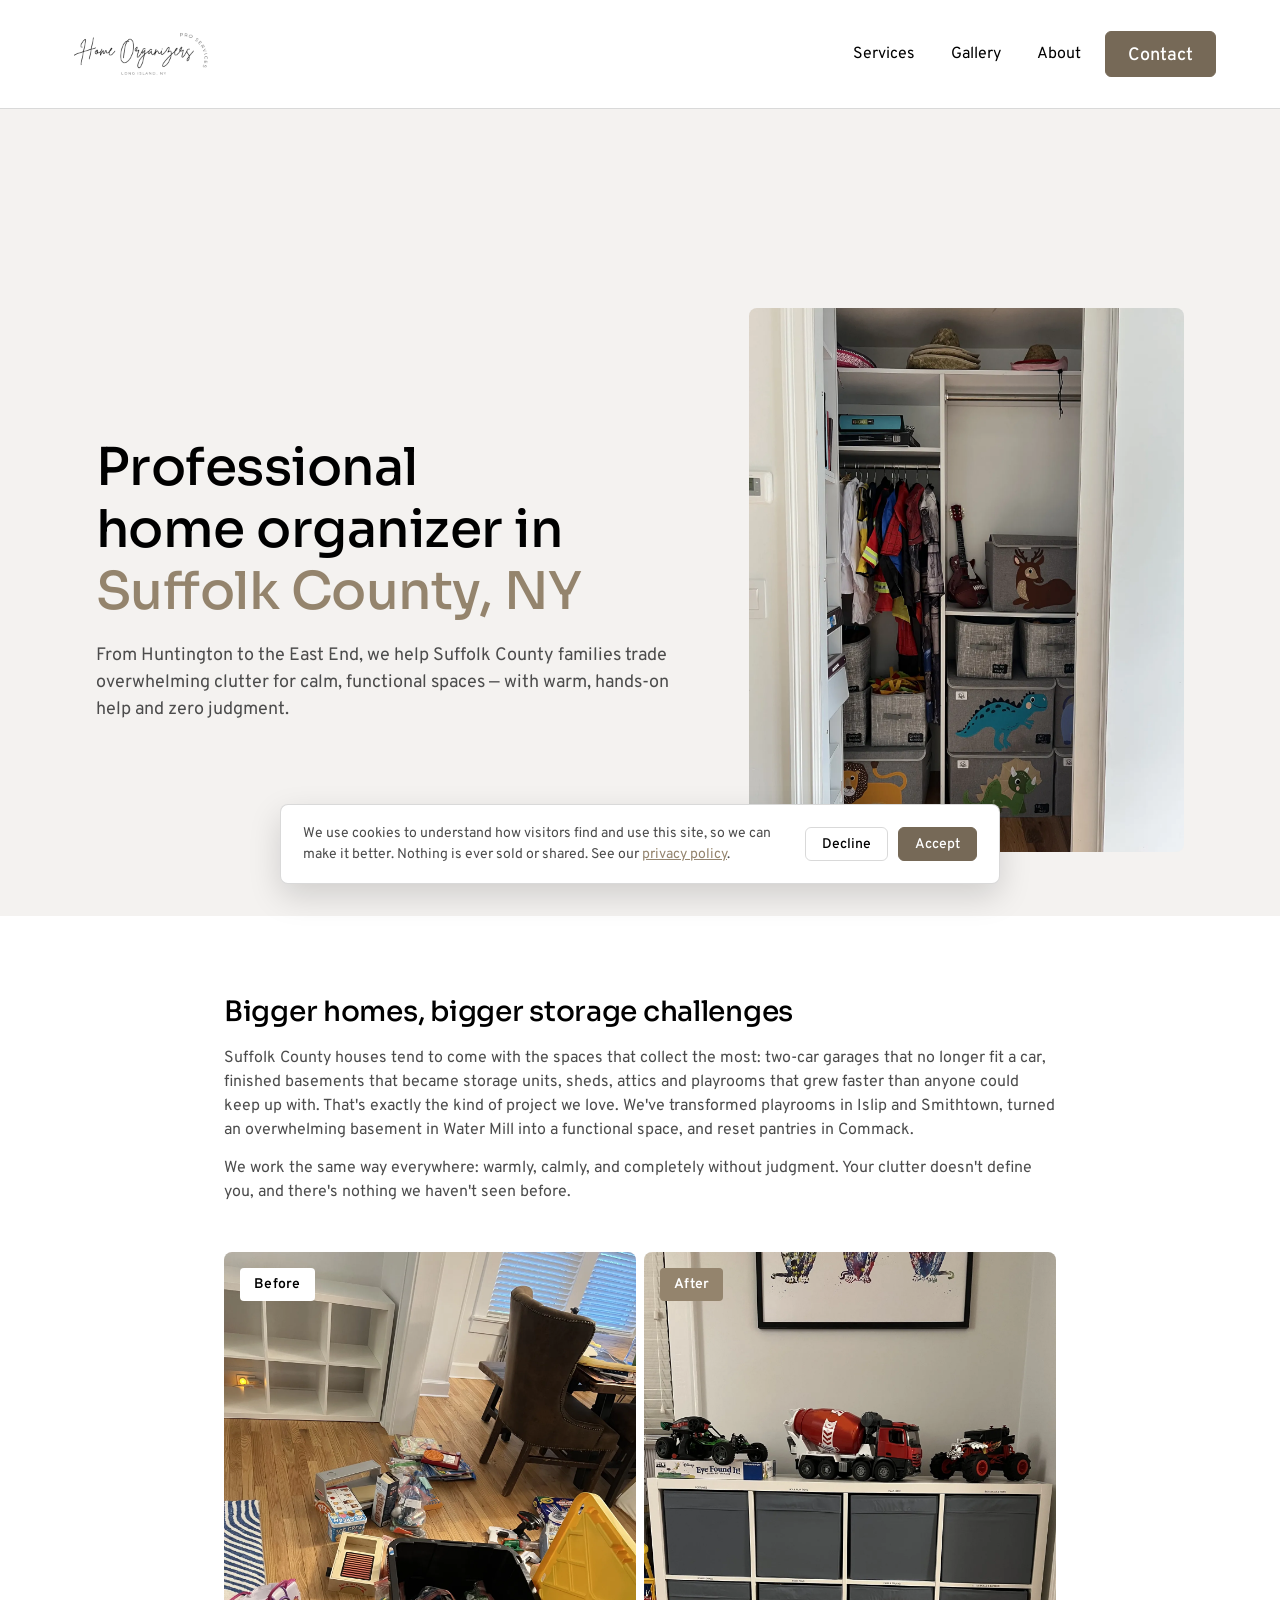
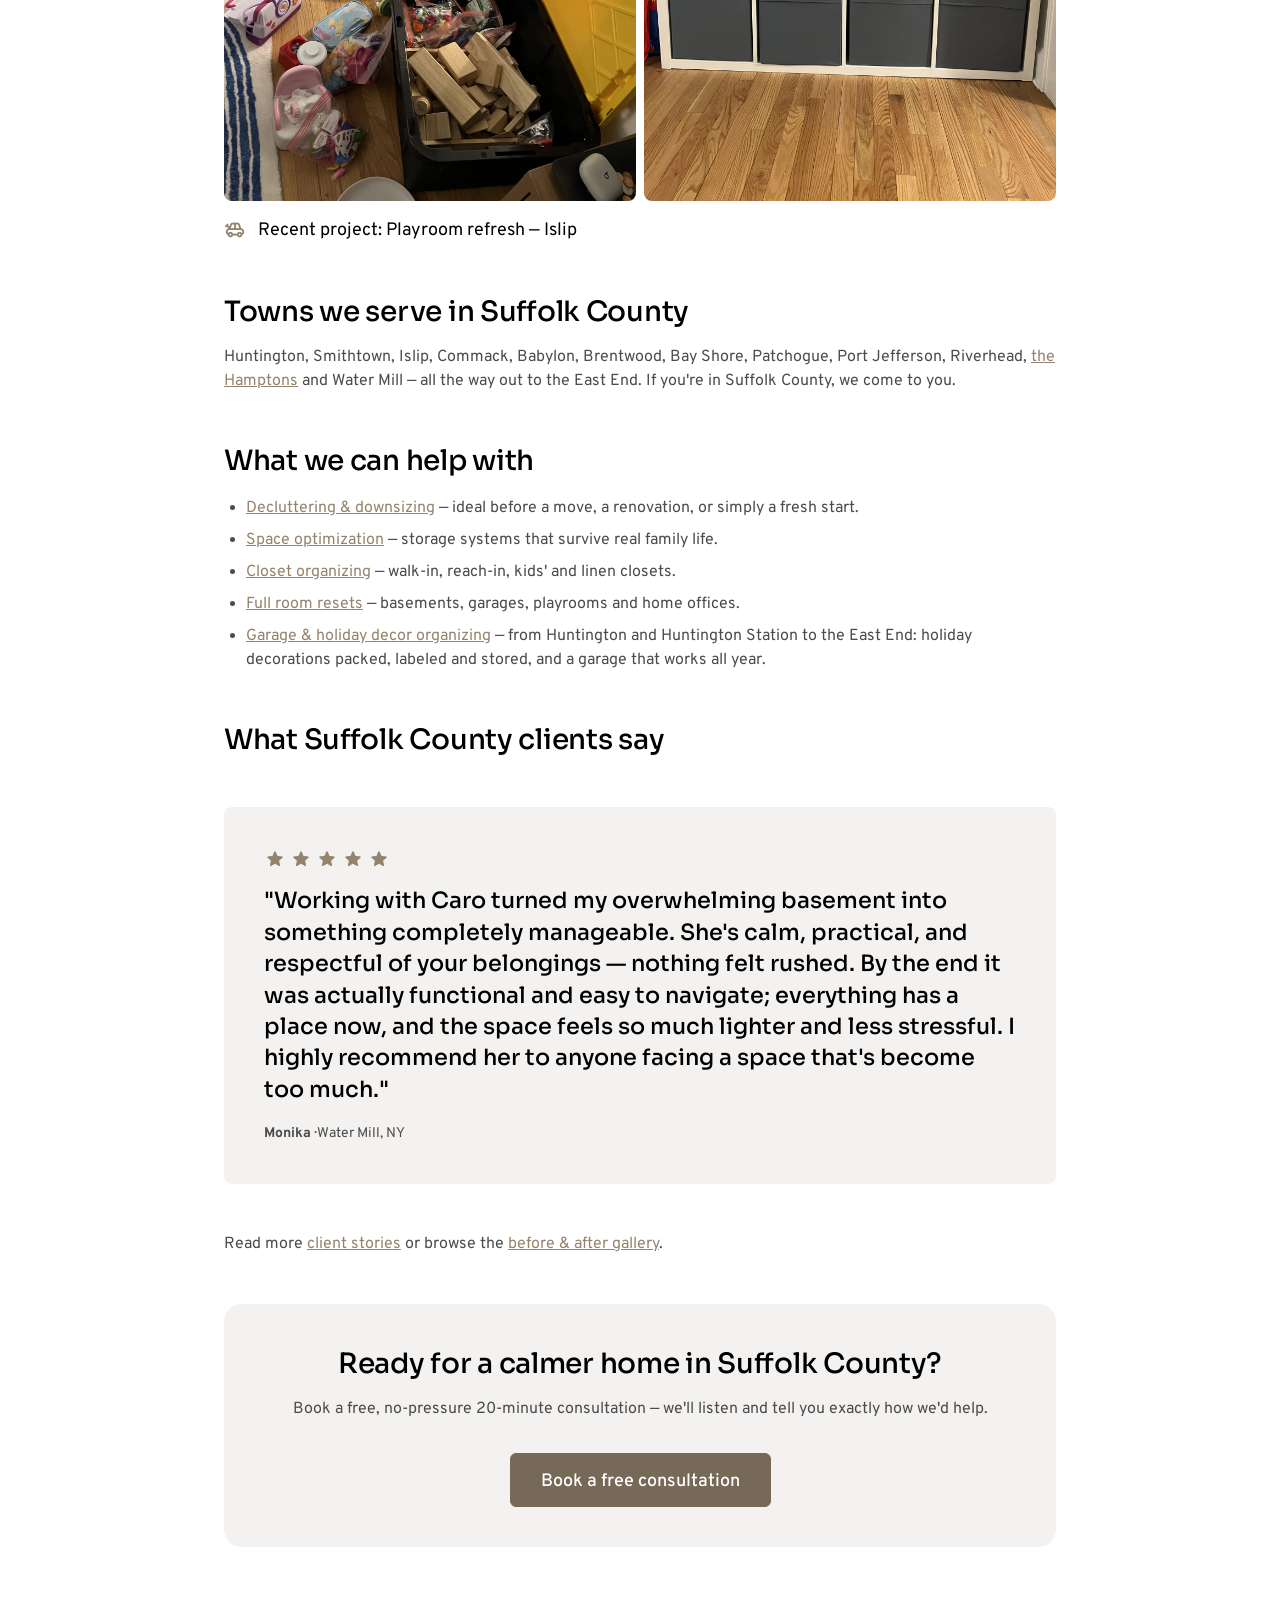
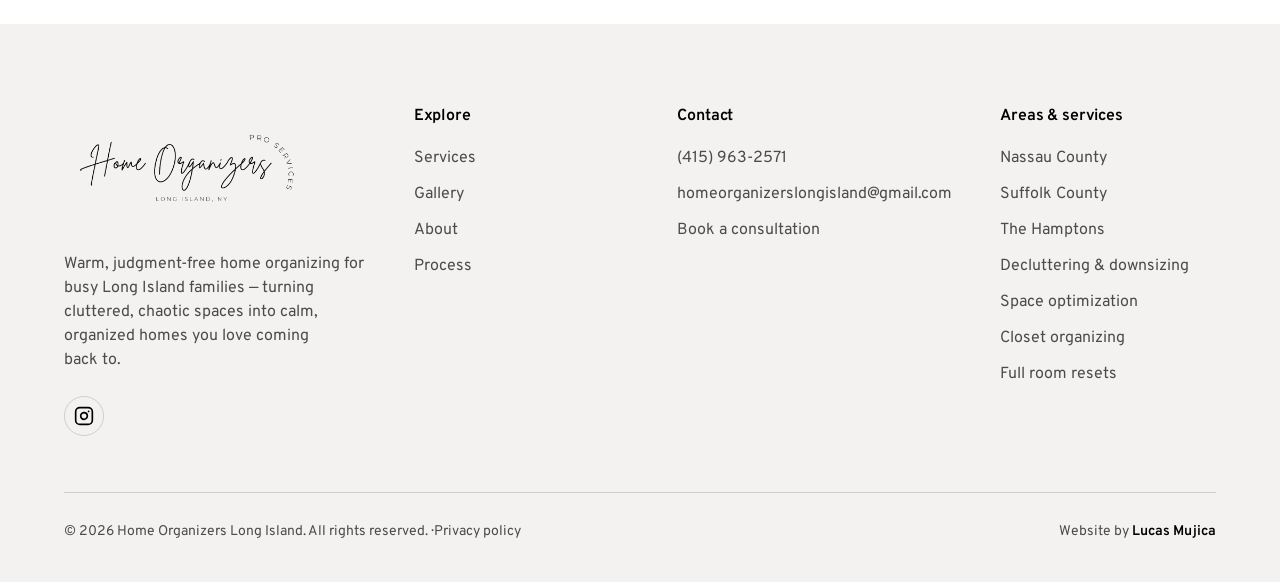
<file: home-organizer-suffolk-county.html>
<!doctype html>
<html lang="en">
    <head>
        <meta charset="utf-8" />
        <meta name="viewport" content="width=device-width, initial-scale=1" />
        <title>
            Home Organizer in Suffolk County, NY — Decluttering &amp; Organizing
        </title>
        <meta
            name="description"
            content="Professional home organizing and decluttering in Suffolk County, NY — Huntington, Smithtown, Islip, Commack, Babylon and the East End. Judgment-free help with a free consultation."
        />
        <link
            rel="canonical"
            href="https://homeorganizersli.com/home-organizer-suffolk-county.html"
        />
        <link
            rel="icon"
            type="image/png"
            href="assets/images/favicon.png"
        />
        <link rel="apple-touch-icon" href="assets/images/favicon.png" />
        <meta name="theme-color" content="#94846d" />

        <!-- Open Graph / Facebook -->
        <meta property="og:type" content="website" />
        <meta property="og:site_name" content="Home Organizers Long Island" />
        <meta property="og:locale" content="en_US" />
        <meta property="og:url" content="https://homeorganizersli.com/home-organizer-suffolk-county.html" />
        <meta property="og:title" content="Home Organizer in Suffolk County, NY — Decluttering &amp; Organizing" />
        <meta property="og:description" content="Professional home organizing and decluttering in Suffolk County, NY — Huntington, Smithtown, Islip, Commack, Babylon and the East End. Judgment-free help with a free consultation." />
        <meta property="og:image" content="https://homeorganizersli.com/assets/images/og-home.jpg" />
        <meta property="og:image:width" content="1200" />
        <meta property="og:image:height" content="630" />
        <meta property="og:image:alt" content="Professional home organizing on Long Island" />

        <!-- Twitter -->
        <meta name="twitter:card" content="summary_large_image" />
        <meta name="twitter:url" content="https://homeorganizersli.com/home-organizer-suffolk-county.html" />
        <meta name="twitter:title" content="Home Organizer in Suffolk County, NY — Decluttering &amp; Organizing" />
        <meta name="twitter:description" content="Professional home organizing and decluttering in Suffolk County, NY — Huntington, Smithtown, Islip, Commack, Babylon and the East End. Judgment-free help with a free consultation." />
        <meta name="twitter:image" content="https://homeorganizersli.com/assets/images/og-home.jpg" />
        <script type="application/ld+json">
            {
                "@context": "https://schema.org",
                "@type": "Service",
                "serviceType": "Home organizing and decluttering",
                "provider": {
                    "@type": "ProfessionalService",
                    "name": "Home Organizers Long Island",
                    "url": "https://homeorganizersli.com/",
                    "telephone": "+1-415-963-2571"
                },
                "areaServed": {
                    "@type": "AdministrativeArea",
                    "name": "Suffolk County, NY"
                },
                "url": "https://homeorganizersli.com/home-organizer-suffolk-county.html"
            }
        </script>
        <script type="application/ld+json">
            {
                "@context": "https://schema.org",
                "@type": "BreadcrumbList",
                "itemListElement": [
                    {
                        "@type": "ListItem",
                        "position": 1,
                        "name": "Home",
                        "item": "https://homeorganizersli.com/"
                    },
                    {
                        "@type": "ListItem",
                        "position": 2,
                        "name": "Home Organizer Suffolk County",
                        "item": "https://homeorganizersli.com/home-organizer-suffolk-county.html"
                    }
                ]
            }
        </script>
        <link rel="preconnect" href="https://fonts.googleapis.com" />
        <link rel="preconnect" href="https://fonts.gstatic.com" crossorigin />
        <link rel="preconnect" href="https://www.googletagmanager.com" />
        <link rel="preconnect" href="https://www.clarity.ms" />
        <link
            rel="stylesheet"
            href="https://fonts.googleapis.com/css2?family=Material+Symbols+Rounded:opsz,wght,FILL,GRAD@20..48,100..700,0..1,-50..200&amp;display=block"
        />
        <link rel="stylesheet" href="styles.css?v=7" />
        <link rel="stylesheet" href="contact-form.css?v=7" />
    </head>
    <body>
        <header class="nav">
            <div class="nav-inner">
                <a
                    href="index.html"
                    class="nav-logo"
                    aria-label="Home Organizers Long Island — home"
                >
                    <img
                        src="assets/images/logo-li.png"
                        alt="Home Organizers Long Island"
                        width="912"
                        height="480"
                        loading="eager"
                        decoding="async"
                    />
                </a>
                <nav class="nav-links" aria-label="Primary">
                    <a href="index.html#services">Services</a>
                    <a href="index.html#gallery">Gallery</a>
                    <a href="index.html#about">About</a>
                </nav>
                <div class="nav-right">
                    <a href="index.html#contact" data-open-contact="" class="btn btn--primary btn--nav"
                        >Contact</a
                    >
                </div>
            </div>
        </header>

        <main>
            <section class="subpage-hero subpage-hero--media">
                <div class="container">
                    <div class="subpage-hero-copy">
                        <h1 class="h2">
                            Professional home organizer in
                            <em>Suffolk County, NY</em>
                        </h1>
                        <p class="lead">
                            From Huntington to the East End, we help Suffolk County
                            families trade overwhelming clutter for calm, functional
                            spaces — with warm, hands-on help and zero judgment.
                        </p>
                    </div>
                    <figure class="subpage-hero-figure">
                        <img
                            src="assets/images/after4.webp"
                            alt="Organized kids' closet in Smithtown, Suffolk County, with toys in labeled bins"
                            width="1500"
                            height="2000"
                            fetchpriority="high"
                            decoding="async"
                        />
                    </figure>
                </div>
            </section>
            <section class="subpage-body">
                <div class="container">
                    <h2 class="h5">Bigger homes, bigger storage challenges</h2>
                    <p>
                        Suffolk County houses tend to come with the spaces that
                        collect the most: two-car garages that no longer fit a
                        car, finished basements that became storage units, sheds,
                        attics and playrooms that grew faster than anyone could
                        keep up with. That's exactly the kind of project we love.
                        We've transformed playrooms in Islip and Smithtown,
                        turned an overwhelming basement in Water Mill into a
                        functional space, and reset pantries in Commack.
                    </p>
                    <p>
                        We work the same way everywhere: warmly, calmly, and
                        completely without judgment. Your clutter doesn't define
                        you, and there's nothing we haven't seen before.
                    </p>

                    <figure class="subpage-project">
                        <div class="ba-pair">
                            <div class="ba-frame ba-frame--before">
                                <span class="ba-tag">Before</span
                                ><img src="assets/images/before3.webp" alt="Playroom floor in Islip covered with toys and games before organizing" width="1500" height="2000" loading="lazy" decoding="async" />
                            </div>
                            <div class="ba-frame ba-frame--after">
                                <span class="ba-tag">After</span
                                ><img src="assets/images/after3.webp" alt="The same Islip playroom after organizing, with toys in labeled bins on a cube shelf" width="1500" height="2000" loading="lazy" decoding="async" />
                            </div>
                        </div>
                        <figcaption class="ba-caption">
                            <span class="ms" aria-hidden="true">toys</span>
                            <p>Recent project: Playroom refresh — Islip</p>
                        </figcaption>
                    </figure>

                    <h2 class="h5">Towns we serve in Suffolk County</h2>
                    <p>
                        Huntington, Smithtown, Islip, Commack, Babylon, Brentwood,
                        Bay Shore, Patchogue, Port Jefferson, Riverhead,
                        <a href="home-organizer-hamptons.html">the Hamptons</a>
                        and Water Mill — all the way out to the East
                        End. If you're in Suffolk County, we come to you.
                    </p>

                    <h2 class="h5">What we can help with</h2>
                    <ul>
                        <li>
                            <a href="decluttering-long-island.html"
                                >Decluttering &amp; downsizing</a
                            >
                            — ideal before a move, a renovation, or simply a
                            fresh start.
                        </li>
                        <li>
                            <a href="space-optimization-long-island.html"
                                >Space optimization</a
                            >
                            — storage systems that survive real family life.
                        </li>
                        <li>
                            <a href="closet-organizing-long-island.html"
                                >Closet organizing</a
                            >
                            — walk-in, reach-in, kids' and linen closets.
                        </li>
                        <li>
                            <a href="room-resets-long-island.html"
                                >Full room resets</a
                            >
                            — basements, garages, playrooms and home offices.
                        </li>
                        <li>
                            <a href="garage-organizing-long-island.html"
                                >Garage &amp; holiday decor organizing</a
                            >
                            — from Huntington and Huntington Station to the
                            East End: holiday decorations packed, labeled and
                            stored, and a garage that works all year.
                        </li>
                    </ul>

                    <h2 class="h5">What Suffolk County clients say</h2>
                    <div class="subpage-quote">
                        <div class="testi-stars" aria-label="5 out of 5 stars"><span class="ms fill">star</span><span class="ms fill">star</span><span class="ms fill">star</span><span class="ms fill">star</span><span class="ms fill">star</span></div>
                        <blockquote>
                            <p>"Working with Caro turned my overwhelming basement into something completely manageable. She's calm, practical, and respectful of your belongings — nothing felt rushed. By the end it was actually functional and easy to navigate; everything has a place now, and the space feels so much lighter and less stressful. I highly recommend her to anyone facing a space that's become too much."</p>
                        </blockquote>
                        <p class="who"><b>Monika</b> · Water Mill, NY</p>
                    </div>
                    <p>
                        Read more
                        <a href="index.html#testimonials">client stories</a> or
                        browse the <a href="index.html#gallery">before &amp; after
                        gallery</a>.
                    </p>

                    <div class="subpage-cta">
                        <h2 class="h5">
                            Ready for a calmer home in Suffolk County?
                        </h2>
                        <p>
                            Book a free, no-pressure 20-minute consultation —
                            we'll listen and tell you exactly how we'd help.
                        </p>
                        <a
                            href="index.html#contact" data-open-contact=""
                            class="btn btn--primary btn--lg"
                            >Book a free consultation</a
                        >
                    </div>
                </div>
            </section>
        </main>

        <footer class="footer">
            <div class="footer-inner">
                <div class="footer-top">
                    <div class="footer-brand">
                        <a href="index.html" class="footer-logo" aria-label="Home Organizers Long Island — home">
                            <img
                                src="assets/images/logo-li.png"
                                alt="Home Organizers Long Island"
                                width="912"
                                height="480"
                                loading="eager"
                                decoding="async"
                            />
                        </a>
                        <p>
                            Warm, judgment-free home organizing for busy Long Island
                            families — turning cluttered, chaotic spaces into calm,
                            organized homes you love coming back to.
                        </p>
                        <div class="footer-social">
                            <a
                                href="https://www.instagram.com/homeorganizerslongisland/"
                                target="_blank"
                                rel="noopener"
                                aria-label="Instagram"
                            >
                                <svg
                                    viewBox="0 0 24 24"
                                    width="20"
                                    height="20"
                                    fill="none"
                                    stroke="currentColor"
                                    stroke-width="2"
                                    stroke-linecap="round"
                                    stroke-linejoin="round"
                                    aria-hidden="true"
                                >
                                    <rect
                                        x="2"
                                        y="2"
                                        width="20"
                                        height="20"
                                        rx="5"
                                        ry="5"
                                    ></rect>
                                    <path
                                        d="M16 11.37A4 4 0 1 1 12.63 8 4 4 0 0 1 16 11.37z"
                                    ></path>
                                    <line
                                        x1="17.5"
                                        y1="6.5"
                                        x2="17.51"
                                        y2="6.5"
                                    ></line>
                                </svg>
                            </a>
                        </div>
                    </div>
                    <div class="footer-col">
                        <h4>Explore</h4>
                        <ul>
                            <li><a href="index.html#services">Services</a></li>
                            <li><a href="index.html#gallery">Gallery</a></li>
                            <li><a href="index.html#about">About</a></li>
                            <li><a href="index.html#process">Process</a></li>
                        </ul>
                    </div>
                    <div class="footer-col">
                        <h4>Contact</h4>
                        <ul>
                            <li><a href="tel:+14159632571">(415) 963-2571</a></li>
                            <li>
                                <a href="mailto:homeorganizerslongisland@gmail.com"
                                    >homeorganizerslongisland@gmail.com</a
                                >
                            </li>
                            <li>
                                <a href="index.html#contact" data-open-contact="">Book a consultation</a>
                            </li>
                        </ul>
                    </div>
                    <div class="footer-col">
                        <h4>Areas &amp; services</h4>
                        <ul>
                            <li>
                                <a href="home-organizer-nassau-county.html"
                                    >Nassau County</a
                                >
                            </li>
                            <li>
                                <a href="home-organizer-suffolk-county.html"
                                    >Suffolk County</a
                                >
                            </li>
                            <li>
                                <a href="home-organizer-hamptons.html"
                                    >The Hamptons</a
                                >
                            </li>
                            <li>
                                <a href="decluttering-long-island.html"
                                    >Decluttering &amp; downsizing</a
                                >
                            </li>
                            <li>
                                <a href="space-optimization-long-island.html"
                                    >Space optimization</a
                                >
                            </li>
                            <li>
                                <a href="closet-organizing-long-island.html"
                                    >Closet organizing</a
                                >
                            </li>
                            <li>
                                <a href="room-resets-long-island.html"
                                    >Full room resets</a
                                >
                            </li>
                        </ul>
                    </div>
                </div>
                <div class="footer-legal">
                    <p>
                        &copy; 2026 Home Organizers Long Island. All rights
                        reserved. · <a href="privacy.html">Privacy policy</a>
                    </p>
                    <p class="footer-credit">
                        Website by
                        <a
                            href="https://lucasmujica.dev/work/home-organizers"
                            target="_blank"
                            rel="noopener"
                            >Lucas Mujica</a
                        >
                    </p>
                </div>
            </div>
        </footer>
        <dialog id="contactModal" class="hc-root hc-modal" aria-labelledby="contactModalTitle">
        <div class="hc-sheet">
        <div class="hc-modal-head"><span class="hc-grab" aria-hidden="true"></span><h2 class="hc-modal-title" id="contactModalTitle">Book your free consultation</h2><button type="button" class="hc-close" data-close="" aria-label="Close"><span class="ms" aria-hidden="true">close</span></button></div>
        <div class="hc-modal-body">
        <div class="hc-panel">
        <form id="contactForm" name="contact" method="POST" action="/thank-you.html" data-netlify="true" data-netlify-honeypot="bot-field" enctype="multipart/form-data">
        <input type="hidden" name="form-name" value="contact">
        <p class="hc-hp" aria-hidden="true"><label>Leave this empty <input name="bot-field" tabindex="-1" autocomplete="off"></label></p>
        <div class="hc-progress js-only">
        <p id="hcProgress" aria-live="polite"><b>Step 1 of 3</b> · Your space</p>
        <div class="hc-bar" aria-hidden="true"><span class="is-on"></span><span></span><span></span></div>
        </div>
        <div class="hc-step" data-step="0" role="group" aria-label="Step 1 of 3: Your space" tabindex="-1">
        <fieldset class="hc-group" data-for="need" aria-describedby="hcNeedHint err-need">
        <legend>What space needs help?</legend>
        <p class="hc-help hc-need-hint js-only" id="hcNeedHint">Choose one to continue.</p>
        <div class="hc-options">
        <label class="hc-opt"><input type="radio" name="need" value="Closet" required=""><span class="hc-card"><span class="ms hc-ico" aria-hidden="true">checkroom</span><span>Closet</span><span class="hc-tick" aria-hidden="true"><span class="ms">check</span></span></span></label>
        <label class="hc-opt"><input type="radio" name="need" value="Pantry &amp; kitchen"><span class="hc-card"><span class="ms hc-ico" aria-hidden="true">kitchen</span><span>Pantry &amp; kitchen</span><span class="hc-tick" aria-hidden="true"><span class="ms">check</span></span></span></label>
        <label class="hc-opt"><input type="radio" name="need" value="Playroom"><span class="hc-card"><span class="ms hc-ico" aria-hidden="true">toys</span><span>Playroom</span><span class="hc-tick" aria-hidden="true"><span class="ms">check</span></span></span></label>
        <label class="hc-opt"><input type="radio" name="need" value="Garage &amp; basement"><span class="hc-card"><span class="ms hc-ico" aria-hidden="true">garage</span><span>Garage &amp; basement</span><span class="hc-tick" aria-hidden="true"><span class="ms">check</span></span></span></label>
        <label class="hc-opt"><input type="radio" name="need" value="Whole home"><span class="hc-card"><span class="ms hc-ico" aria-hidden="true">home</span><span>Whole home</span><span class="hc-tick" aria-hidden="true"><span class="ms">check</span></span></span></label>
        <label class="hc-opt"><input type="radio" name="need" value="Moving &amp; downsizing"><span class="hc-card"><span class="ms hc-ico" aria-hidden="true">package_2</span><span>Moving &amp; downsizing</span><span class="hc-tick" aria-hidden="true"><span class="ms">check</span></span></span></label>
        <label class="hc-opt"><input type="radio" name="need" value="Digital workspace"><span class="hc-card"><span class="ms hc-ico" aria-hidden="true">laptop_mac</span><span>Digital workspace</span><span class="hc-tick" aria-hidden="true"><span class="ms">check</span></span></span></label>
        <label class="hc-opt"><input type="radio" name="need" value="Other"><span class="hc-card"><span class="ms hc-ico" aria-hidden="true">more_horiz</span><span>Other</span><span class="hc-tick" aria-hidden="true"><span class="ms">check</span></span></span></label>
        </div>
        </fieldset>
        <p class="hc-err" id="err-need" hidden=""><span class="ms" aria-hidden="true">error</span><span></span></p>
        </div>
        <div class="hc-step" data-step="1" role="group" aria-label="Step 2 of 3: Where &amp; when" tabindex="-1">
        <div class="hc-field" data-for="location">
        <label for="hcLocation" class="hc-q">Where’s your home?</label>
        <input type="text" id="hcLocation" name="location" autocomplete="address-level2" placeholder="Town or ZIP" required="" aria-describedby="err-location">
        <p class="hc-err" id="err-location" hidden=""><span class="ms" aria-hidden="true">error</span><span></span></p>
        </div>
        <fieldset class="hc-group" data-for="timeline" aria-describedby="err-timeline">
        <legend class="hc-q">When would you like to start?</legend>
        <div class="hc-chips">
        <label class="hc-chip"><input type="radio" name="timeline" value="ASAP" required=""><span>ASAP</span></label>
        <label class="hc-chip"><input type="radio" name="timeline" value="This month"><span>This month</span></label>
        <label class="hc-chip"><input type="radio" name="timeline" value="Just exploring"><span>Just exploring</span></label>
        </div>
        <div style="margin-top:10px"><p class="hc-err" id="err-timeline" hidden=""><span class="ms" aria-hidden="true">error</span><span></span></p></div>
        </fieldset>
        <div class="hc-nav js-only"><button type="button" class="hc-back" data-back=""><span class="ms" aria-hidden="true">arrow_back</span><span>Back</span></button><button type="button" class="hc-btn" data-next=""><span>Continue</span><span class="ms" aria-hidden="true">arrow_forward</span></button></div>
        </div>
        <div class="hc-step" data-step="2" role="group" aria-label="Step 3 of 3: How to reach you" tabindex="-1">
        <div class="hc-field" data-for="fullName">
        <label for="hcName">Name</label>
        <input type="text" id="hcName" name="fullName" autocomplete="name" required="" aria-describedby="err-fullName">
        <p class="hc-err" id="err-fullName" hidden=""><span class="ms" aria-hidden="true">error</span><span></span></p>
        </div>
        <fieldset class="hc-group" data-for="contactPref" aria-describedby="err-contactPref">
        <legend class="hc-q hc-q-sm">Best way to reach you?</legend>
        <div class="hc-chips">
        <label class="hc-chip"><input type="radio" name="contactPref" value="Text" required=""><span><span class="ms" aria-hidden="true">sms</span>Text</span></label>
        <label class="hc-chip"><input type="radio" name="contactPref" value="Call"><span><span class="ms" aria-hidden="true">call</span>Call</span></label>
        <label class="hc-chip"><input type="radio" name="contactPref" value="Email"><span><span class="ms" aria-hidden="true">mail</span>Email</span></label>
        </div>
        <div style="margin-top:10px"><p class="hc-err" id="err-contactPref" hidden=""><span class="ms" aria-hidden="true">error</span><span></span></p></div>
        </fieldset>
        <div class="hc-2col">
        <div class="hc-field" data-for="phone">
        <label for="hcPhone">Phone <span class="hc-tag" id="tag-phone"></span></label>
        <input type="tel" id="hcPhone" name="phone" autocomplete="tel" inputmode="tel" aria-describedby="err-phone">
        <p class="hc-err" id="err-phone" hidden=""><span class="ms" aria-hidden="true">error</span><span></span></p>
        </div>
        <div class="hc-field" data-for="email">
        <label for="hcEmail">Email <span class="hc-tag" id="tag-email"></span></label>
        <input type="email" id="hcEmail" name="email" autocomplete="email" aria-describedby="err-email">
        <p class="hc-err" id="err-email" hidden=""><span class="ms" aria-hidden="true">error</span><span></span></p>
        </div>
        </div>
        <div class="hc-field" data-for="photo">
        <span class="hc-flabel" id="hcPhotoLabel">Send a photo (optional) — no tidying first!</span>
        <div class="hc-drop"><label class="hc-sr" for="hcPhoto">Photo 1</label><span class="ms" aria-hidden="true">add_photo_alternate</span><span><b>Add up to 3 photos</b><small>Tap to choose, or drop them here</small></span><input type="file" id="hcPhoto" name="photo" accept="image/*" multiple="" aria-labelledby="hcPhotoLabel" aria-describedby="err-photo"></div>
        <label class="hc-sr" for="hcPhoto2">Photo 2</label><input type="file" id="hcPhoto2" name="photo2" accept="image/*" hidden><label class="hc-sr" for="hcPhoto3">Photo 3</label><input type="file" id="hcPhoto3" name="photo3" accept="image/*" hidden>
        <ul class="hc-thumbs js-only" id="hcThumbs" aria-label="Selected photos"></ul>
        <p class="hc-err" id="err-photo" hidden=""><span class="ms" aria-hidden="true">error</span><span></span></p>
        </div>
        <div class="hc-field">
        <div class="hc-flabel"><label for="hcMessage">Message</label><span class="hc-tag">(optional)</span></div>
        <textarea id="hcMessage" name="message" rows="3" placeholder="Anything you’d like Caro to know"></textarea>
        </div>
        <div class="hc-alert" id="formError" role="alert" hidden="">
        <p><span class="ms" aria-hidden="true">error</span><span>Your request didn’t go through — that’s on us, not you.</span></p>
        <p>Everything you typed is still here, so you can try again. Or reach Caro directly:</p>
        <ul><li><a href="tel:+14159632571"><span class="ms" aria-hidden="true">call</span>(415) 963-2571</a></li><li><a href="mailto:homeorganizerslongisland@gmail.com"><span class="ms" aria-hidden="true">mail</span>homeorganizerslongisland@gmail.com</a></li></ul>
        </div>
        </div>
        <div class="hc-send">
        <div class="hc-nav"><button type="button" class="hc-back js-only" data-back=""><span class="ms" aria-hidden="true">arrow_back</span><span>Back</span></button><button type="submit" class="hc-btn hc-btn-main"><span class="hc-idle">Book my free consultation</span><span class="hc-sending" aria-hidden="true"><span class="hc-spin"></span>Sending…</span></button></div>
        <p class="hc-privacy">We’ll never share your details — <a href="privacy.html">privacy policy</a>.</p>
        </div>
        <p class="hc-sr" id="hcStatus" aria-live="polite"></p>
        </form>
        <div class="hc-success" id="hcSuccess" hidden="">
        <span class="ms" aria-hidden="true">check</span>
        <h3 tabindex="-1">Thank you<span id="hcSuccessName"></span> — it’s on its way.</h3>
        <p>Caro will reach out personally to set up your free consultation. No need to tidy up before then.</p><button type="button" class="hc-btn" data-close="">Close</button>
        </div>
        </div>
        <div class="hc-direct">
        <p><span class="hc-pre">Prefer to talk?</span><a href="sms:+14159632571" aria-label="Text us at (415) 963-2571"><span class="ms" aria-hidden="true">sms</span>Text</a><span class="hc-dot" aria-hidden="true">·</span><a href="tel:+14159632571" aria-label="Call (415) 963-2571"><span class="ms" aria-hidden="true">call</span>Call</a><span class="hc-dot" aria-hidden="true">·</span><a href="mailto:homeorganizerslongisland@gmail.com" aria-label="Email homeorganizerslongisland@gmail.com"><span class="ms" aria-hidden="true">mail</span>Email</a><span class="hc-phone">(415) 963-2571</span></p>
        <p class="hc-area"><span class="ms" aria-hidden="true">location_on</span>Long Island, NYC &amp; beyond</p>
        </div>
        </div>
        </div>
        </dialog>
        <script src="analytics.js?v=4" defer></script>
        <script src="script.js?v=6" defer></script>
        <script src="contact-form.js?v=2" defer></script>
        <script src="location-autocomplete.js?v=1" defer></script>
    </body>
</html>
</file>
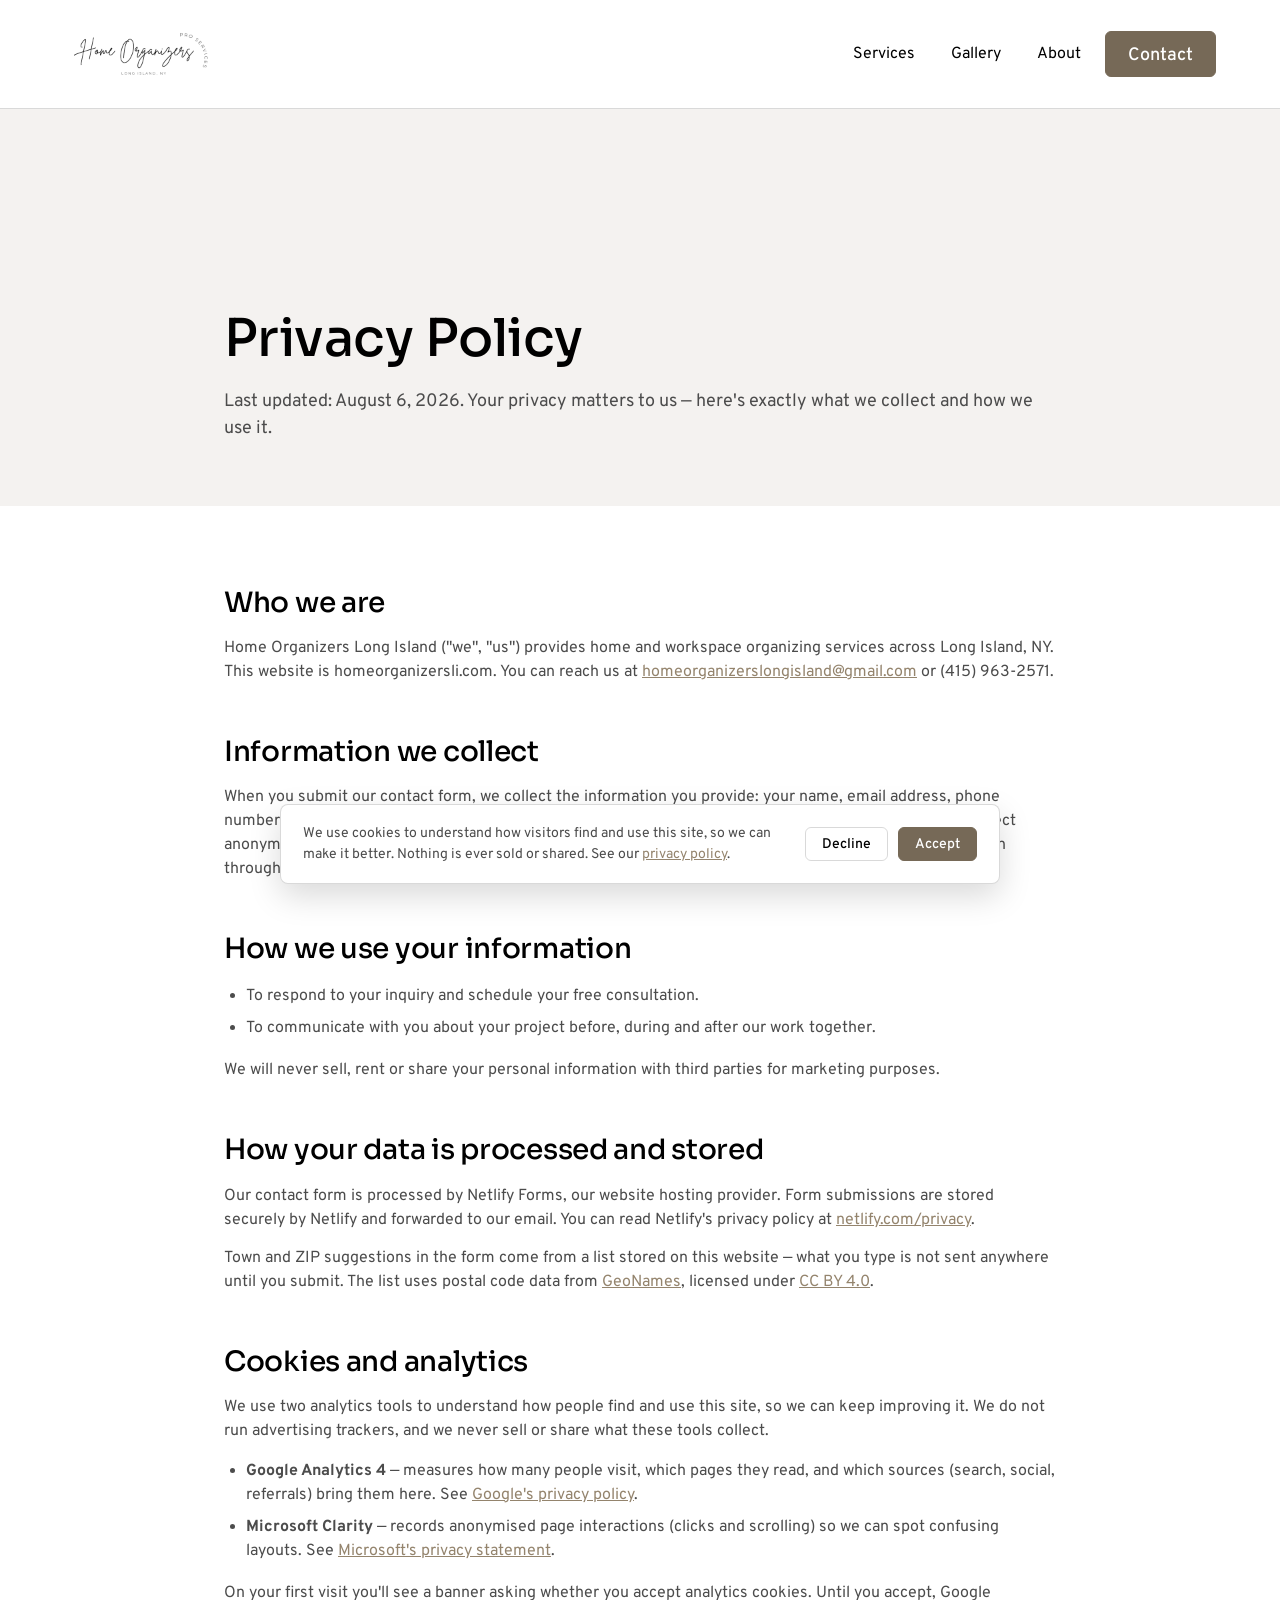
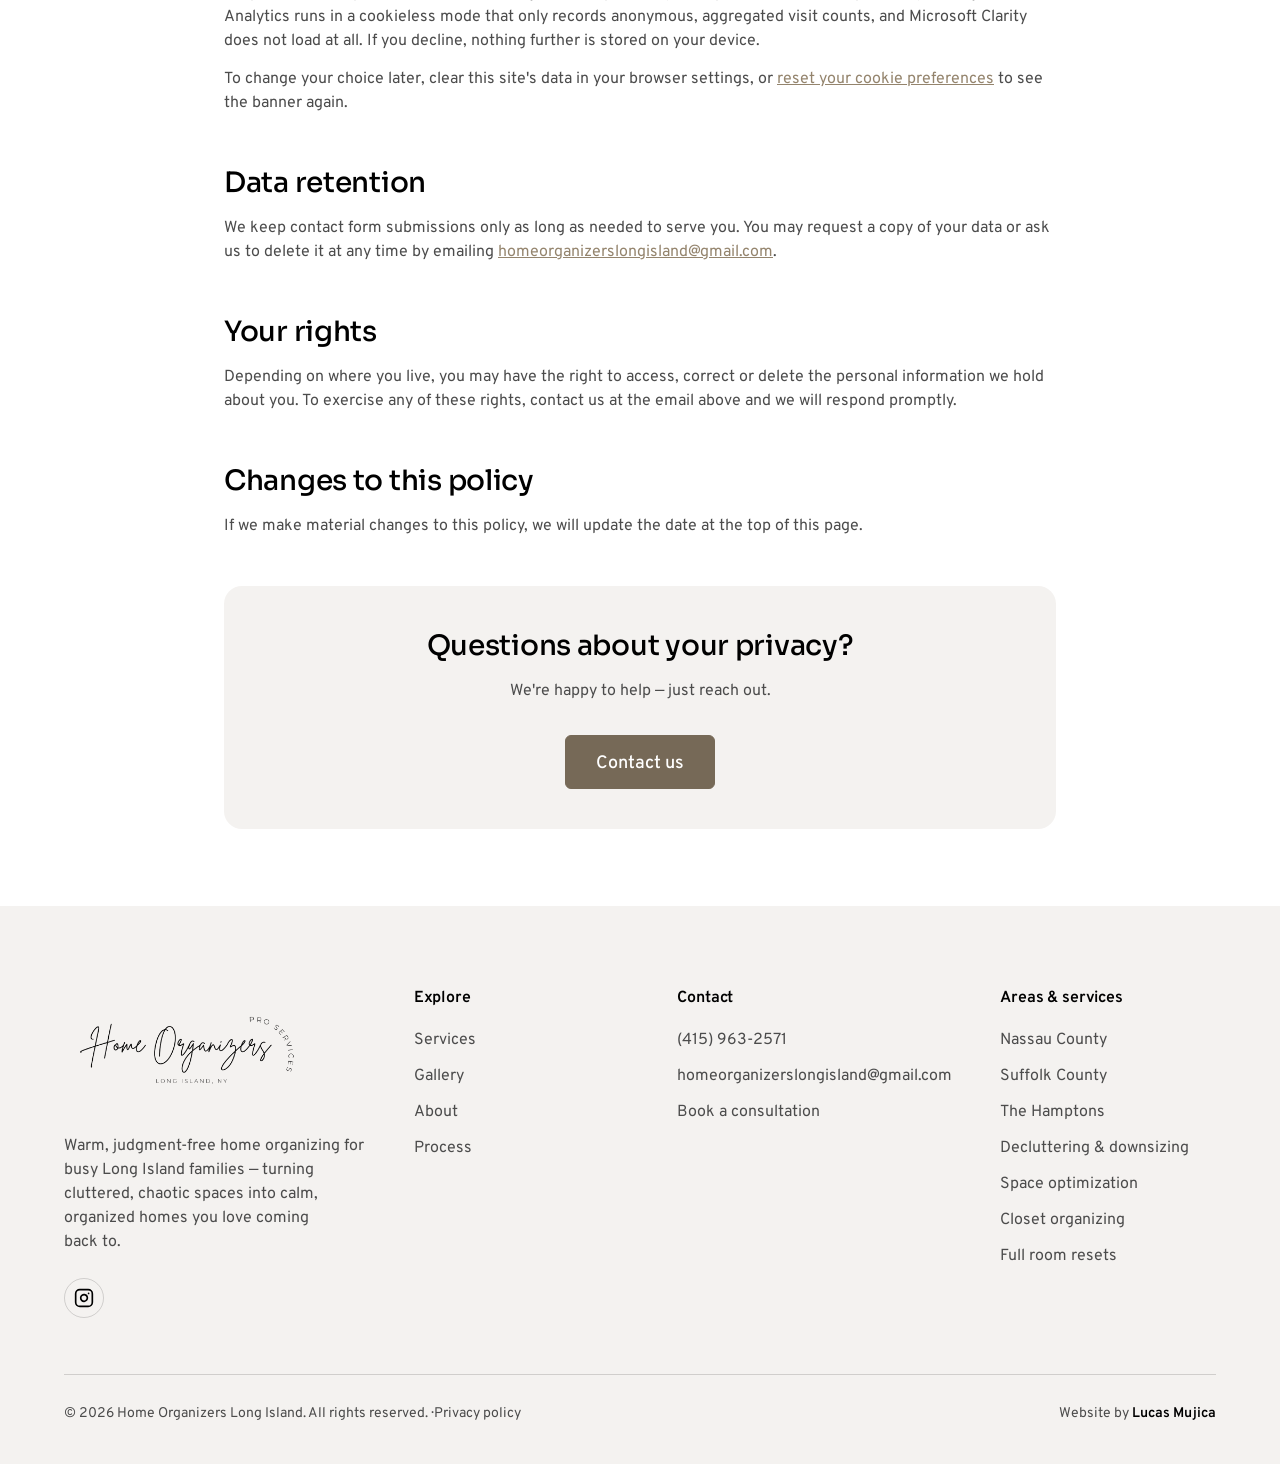
<file: privacy.html>
<!doctype html>
<html lang="en">
    <head>
        <meta charset="utf-8" />
        <meta name="viewport" content="width=device-width, initial-scale=1" />
        <title>Privacy Policy — Home Organizers Long Island</title>
        <meta
            name="description"
            content="How Home Organizers Long Island collects, uses and protects your personal information when you contact us or use our website."
        />
        <link rel="canonical" href="https://homeorganizersli.com/privacy.html" />
        <meta name="robots" content="noindex, follow" />
        <link
            rel="icon"
            type="image/png"
            href="assets/images/favicon.png"
        />
        <link rel="apple-touch-icon" href="assets/images/favicon.png" />
        <meta name="theme-color" content="#94846d" />
        <link rel="preconnect" href="https://fonts.googleapis.com" />
        <link rel="preconnect" href="https://fonts.gstatic.com" crossorigin />
        <link rel="preconnect" href="https://www.googletagmanager.com" />
        <link rel="preconnect" href="https://www.clarity.ms" />
        <link
            rel="stylesheet"
            href="https://fonts.googleapis.com/css2?family=Material+Symbols+Rounded:opsz,wght,FILL,GRAD@20..48,100..700,0..1,-50..200&amp;display=block"
        />
        <link rel="stylesheet" href="styles.css?v=7" />
    </head>
    <body>
        <header class="nav">
            <div class="nav-inner">
                <a
                    href="index.html"
                    class="nav-logo"
                    aria-label="Home Organizers Long Island — home"
                >
                    <img
                        src="assets/images/logo-li.png"
                        alt="Home Organizers Long Island"
                        width="912"
                        height="480"
                        loading="eager"
                        decoding="async"
                    />
                </a>
                <nav class="nav-links" aria-label="Primary">
                    <a href="index.html#services">Services</a>
                    <a href="index.html#gallery">Gallery</a>
                    <a href="index.html#about">About</a>
                </nav>
                <div class="nav-right">
                    <a href="index.html#contact" class="btn btn--primary btn--nav"
                        >Contact</a
                    >
                </div>
            </div>
        </header>

        <main>
            <section class="subpage-hero">
                <div class="container">
                    <h1 class="h2">Privacy Policy</h1>
                    <p class="lead">
                        Last updated: August 6, 2026. Your privacy matters to us —
                        here's exactly what we collect and how we use it.
                    </p>
                </div>
            </section>
            <section class="subpage-body">
                <div class="container">
                    <h2 class="h5">Who we are</h2>
                    <p>
                        Home Organizers Long Island ("we", "us") provides home
                        and workspace organizing services across Long Island, NY.
                        This website is homeorganizersli.com. You can reach us at
                        <a href="mailto:homeorganizerslongisland@gmail.com"
                            >homeorganizerslongisland@gmail.com</a
                        >
                        or (415) 963-2571.
                    </p>

                    <h2 class="h5">Information we collect</h2>
                    <p>
                        When you submit our contact form, we collect the
                        information you provide: your name, email address, phone
                        number (optional), the type of help you're looking for,
                        and your message. Separately, our analytics tools collect
                        anonymous usage data — see "Cookies and analytics" below.
                        We do not collect any other personal information through
                        this website.
                    </p>

                    <h2 class="h5">How we use your information</h2>
                    <ul>
                        <li>
                            To respond to your inquiry and schedule your free
                            consultation.
                        </li>
                        <li>
                            To communicate with you about your project before,
                            during and after our work together.
                        </li>
                    </ul>
                    <p>
                        We will never sell, rent or share your personal
                        information with third parties for marketing purposes.
                    </p>

                    <h2 class="h5">How your data is processed and stored</h2>
                    <p>
                        Our contact form is processed by Netlify Forms, our
                        website hosting provider. Form submissions are stored
                        securely by Netlify and forwarded to our email. You can
                        read Netlify's privacy policy at
                        <a
                            href="https://www.netlify.com/privacy/"
                            target="_blank"
                            rel="noopener"
                            >netlify.com/privacy</a
                        >.
                    </p>
                    <p>
                        Town and ZIP suggestions in the form come from a list
                        stored on this website — what you type is not sent
                        anywhere until you submit. The list uses postal code data
                        from
                        <a
                            href="https://www.geonames.org"
                            target="_blank"
                            rel="noopener"
                            >GeoNames</a
                        >, licensed under
                        <a
                            href="https://creativecommons.org/licenses/by/4.0/"
                            target="_blank"
                            rel="noopener"
                            >CC BY 4.0</a
                        >.
                    </p>

                    <h2 class="h5">Cookies and analytics</h2>
                    <p>
                        We use two analytics tools to understand how people find
                        and use this site, so we can keep improving it. We do not
                        run advertising trackers, and we never sell or share what
                        these tools collect.
                    </p>
                    <ul>
                        <li>
                            <strong>Google Analytics 4</strong> — measures how
                            many people visit, which pages they read, and which
                            sources (search, social, referrals) bring them here.
                            See
                            <a
                                href="https://policies.google.com/privacy"
                                target="_blank"
                                rel="noopener"
                                >Google's privacy policy</a
                            >.
                        </li>
                        <li>
                            <strong>Microsoft Clarity</strong> — records
                            anonymised page interactions (clicks and scrolling)
                            so we can spot confusing layouts. See
                            <a
                                href="https://privacy.microsoft.com/privacystatement"
                                target="_blank"
                                rel="noopener"
                                >Microsoft's privacy statement</a
                            >.
                        </li>
                    </ul>
                    <p>
                        On your first visit you'll see a banner asking whether
                        you accept analytics cookies. Until you accept, Google
                        Analytics runs in a cookieless mode that only records
                        anonymous, aggregated visit counts, and Microsoft Clarity
                        does not load at all. If you decline, nothing further is
                        stored on your device.
                    </p>
                    <p>
                        To change your choice later, clear this site's data in
                        your browser settings, or
                        <a href="#" onclick="if(window.hoResetConsent){window.hoResetConsent();}return false;"
                            >reset your cookie preferences</a
                        >
                        to see the banner again.
                    </p>

                    <h2 class="h5">Data retention</h2>
                    <p>
                        We keep contact form submissions only as long as needed
                        to serve you. You may request a copy of your data or ask
                        us to delete it at any time by emailing
                        <a href="mailto:homeorganizerslongisland@gmail.com"
                            >homeorganizerslongisland@gmail.com</a
                        >.
                    </p>

                    <h2 class="h5">Your rights</h2>
                    <p>
                        Depending on where you live, you may have the right to
                        access, correct or delete the personal information we
                        hold about you. To exercise any of these rights, contact
                        us at the email above and we will respond promptly.
                    </p>

                    <h2 class="h5">Changes to this policy</h2>
                    <p>
                        If we make material changes to this policy, we will
                        update the date at the top of this page.
                    </p>

                    <div class="subpage-cta">
                        <h2 class="h5">Questions about your privacy?</h2>
                        <p>We're happy to help — just reach out.</p>
                        <a
                            href="index.html#contact"
                            class="btn btn--primary btn--lg"
                            >Contact us</a
                        >
                    </div>
                </div>
            </section>
        </main>

        <footer class="footer">
            <div class="footer-inner">
                <div class="footer-top">
                    <div class="footer-brand">
                        <a href="index.html" class="footer-logo" aria-label="Home Organizers Long Island — home">
                            <img
                                src="assets/images/logo-li.png"
                                alt="Home Organizers Long Island"
                                width="912"
                                height="480"
                                loading="eager"
                                decoding="async"
                            />
                        </a>
                        <p>
                            Warm, judgment-free home organizing for busy Long Island
                            families — turning cluttered, chaotic spaces into calm,
                            organized homes you love coming back to.
                        </p>
                        <div class="footer-social">
                            <a
                                href="https://www.instagram.com/homeorganizerslongisland/"
                                target="_blank"
                                rel="noopener"
                                aria-label="Instagram"
                            >
                                <svg
                                    viewBox="0 0 24 24"
                                    width="20"
                                    height="20"
                                    fill="none"
                                    stroke="currentColor"
                                    stroke-width="2"
                                    stroke-linecap="round"
                                    stroke-linejoin="round"
                                    aria-hidden="true"
                                >
                                    <rect
                                        x="2"
                                        y="2"
                                        width="20"
                                        height="20"
                                        rx="5"
                                        ry="5"
                                    ></rect>
                                    <path
                                        d="M16 11.37A4 4 0 1 1 12.63 8 4 4 0 0 1 16 11.37z"
                                    ></path>
                                    <line
                                        x1="17.5"
                                        y1="6.5"
                                        x2="17.51"
                                        y2="6.5"
                                    ></line>
                                </svg>
                            </a>
                        </div>
                    </div>
                    <div class="footer-col">
                        <h4>Explore</h4>
                        <ul>
                            <li><a href="index.html#services">Services</a></li>
                            <li><a href="index.html#gallery">Gallery</a></li>
                            <li><a href="index.html#about">About</a></li>
                            <li><a href="index.html#process">Process</a></li>
                        </ul>
                    </div>
                    <div class="footer-col">
                        <h4>Contact</h4>
                        <ul>
                            <li><a href="tel:+14159632571">(415) 963-2571</a></li>
                            <li>
                                <a href="mailto:homeorganizerslongisland@gmail.com"
                                    >homeorganizerslongisland@gmail.com</a
                                >
                            </li>
                            <li>
                                <a href="index.html#contact">Book a consultation</a>
                            </li>
                        </ul>
                    </div>
                    <div class="footer-col">
                        <h4>Areas &amp; services</h4>
                        <ul>
                            <li>
                                <a href="home-organizer-nassau-county.html"
                                    >Nassau County</a
                                >
                            </li>
                            <li>
                                <a href="home-organizer-suffolk-county.html"
                                    >Suffolk County</a
                                >
                            </li>
                            <li>
                                <a href="home-organizer-hamptons.html"
                                    >The Hamptons</a
                                >
                            </li>
                            <li>
                                <a href="decluttering-long-island.html"
                                    >Decluttering &amp; downsizing</a
                                >
                            </li>
                            <li>
                                <a href="space-optimization-long-island.html"
                                    >Space optimization</a
                                >
                            </li>
                            <li>
                                <a href="closet-organizing-long-island.html"
                                    >Closet organizing</a
                                >
                            </li>
                            <li>
                                <a href="room-resets-long-island.html"
                                    >Full room resets</a
                                >
                            </li>
                        </ul>
                    </div>
                </div>
                <div class="footer-legal">
                    <p>
                        &copy; 2026 Home Organizers Long Island. All rights
                        reserved. · <a href="privacy.html">Privacy policy</a>
                    </p>
                    <p class="footer-credit">
                        Website by
                        <a
                            href="https://lucasmujica.dev/work/home-organizers"
                            target="_blank"
                            rel="noopener"
                            >Lucas Mujica</a
                        >
                    </p>
                </div>
            </div>
        </footer>
        <script src="analytics.js?v=4" defer></script>
        <script src="script.js?v=6" defer></script>
    </body>
</html>
</file>
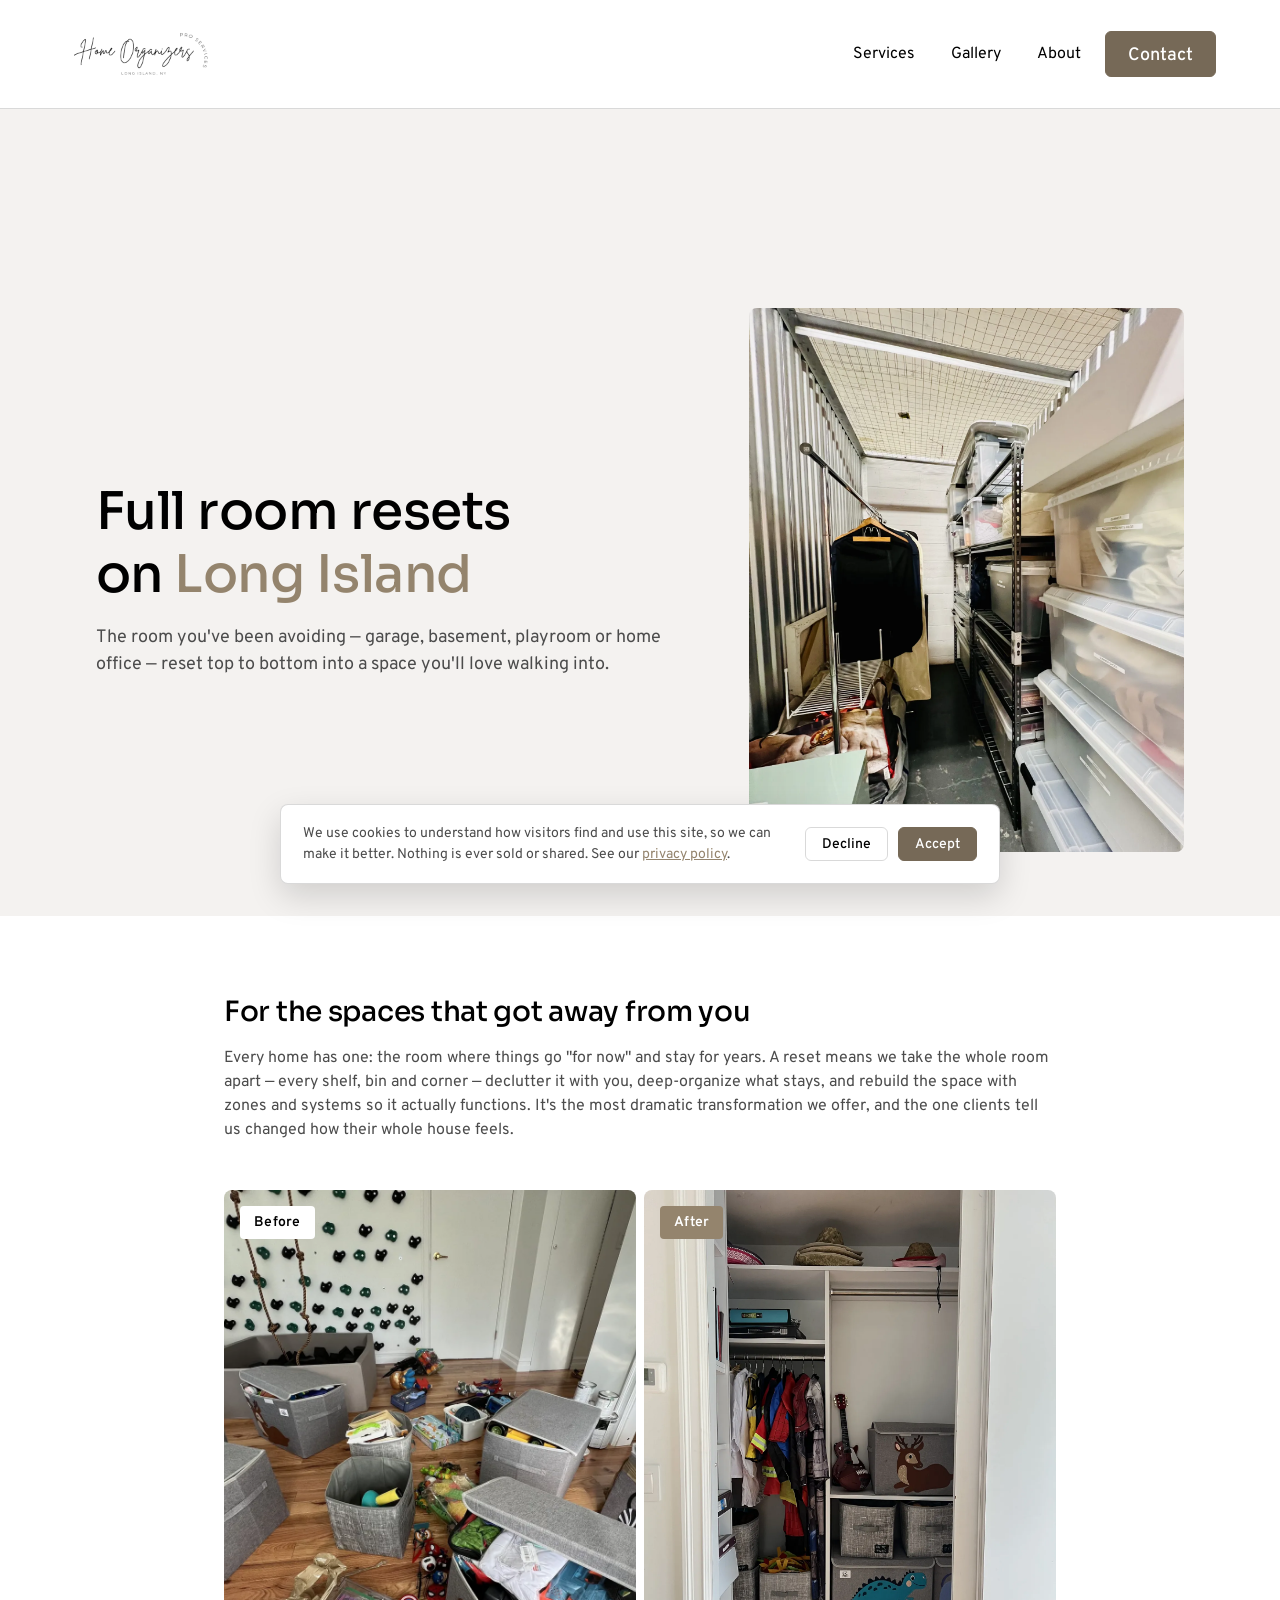
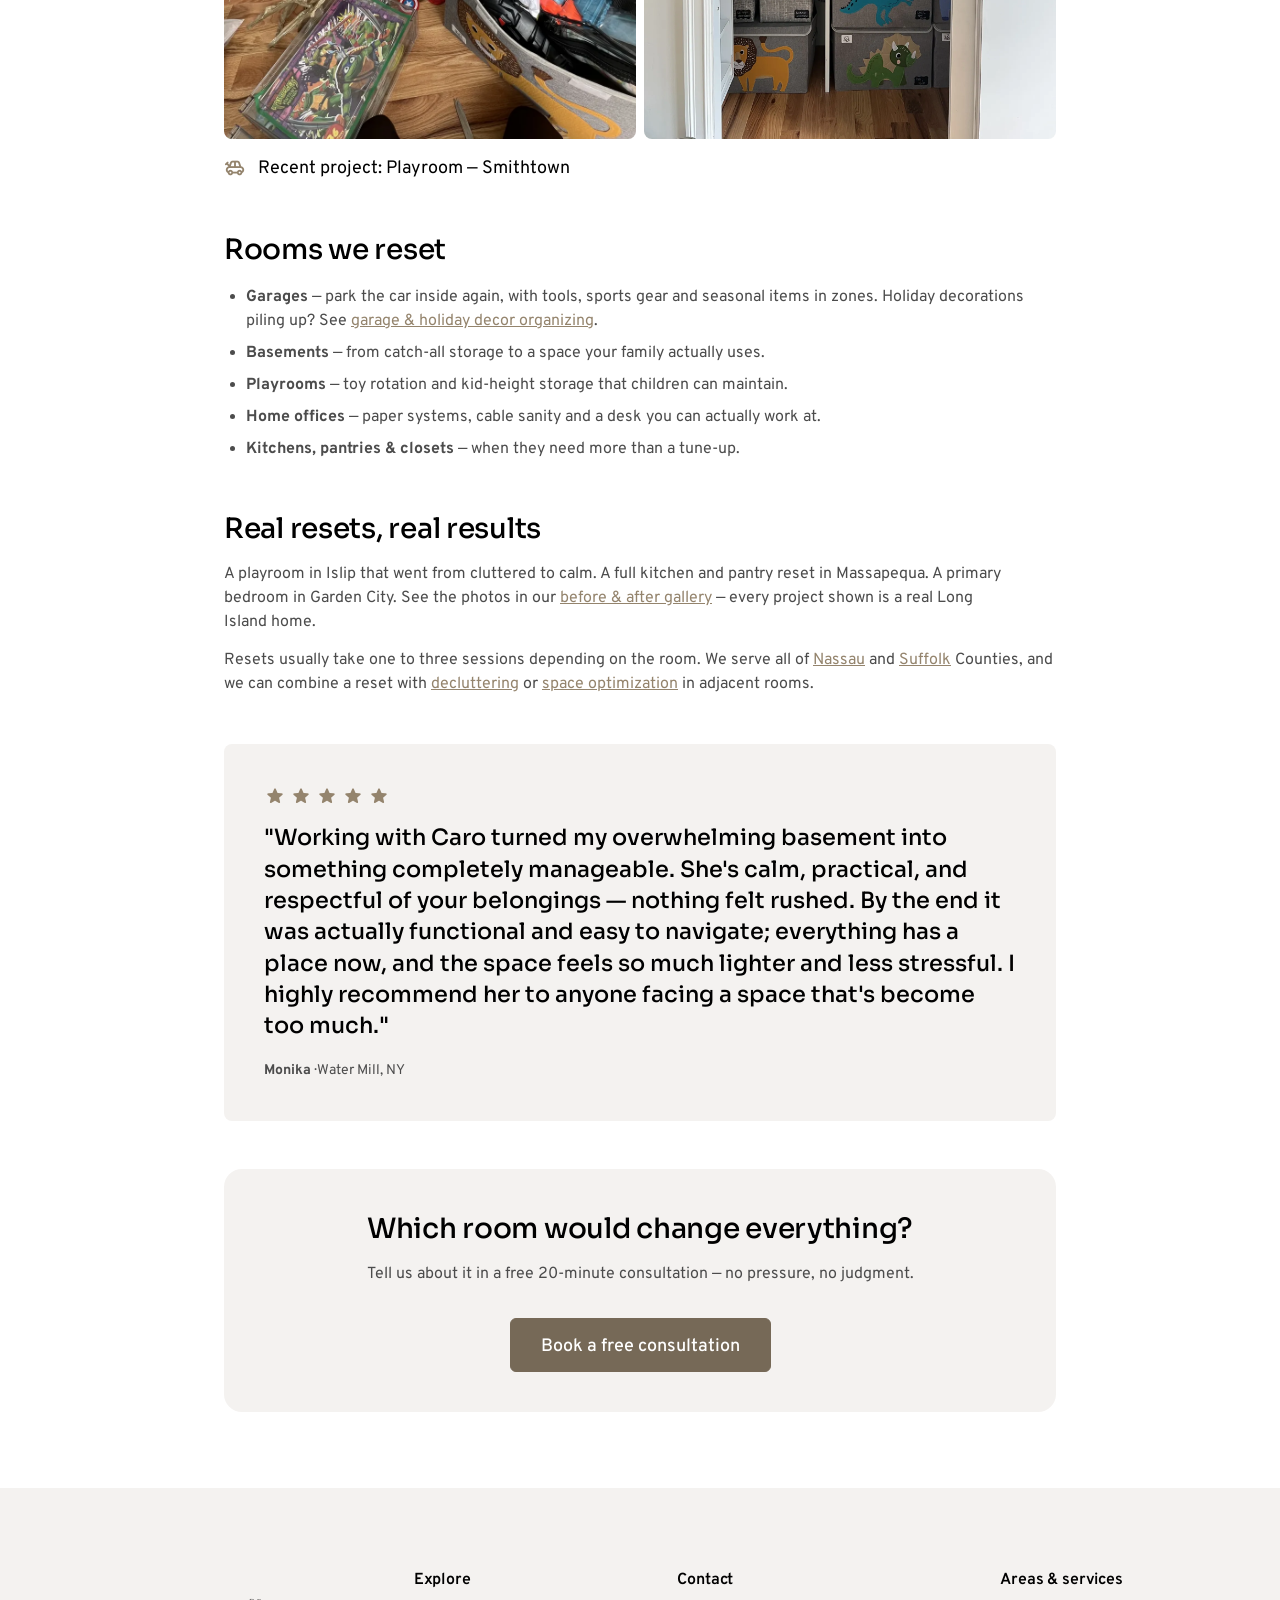
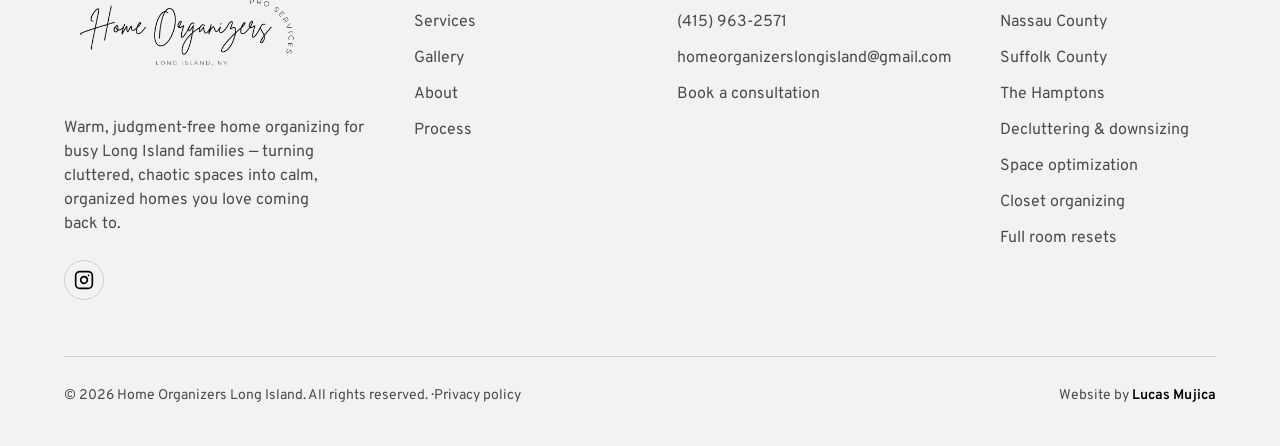
<file: room-resets-long-island.html>
<!doctype html>
<html lang="en">
    <head>
        <meta charset="utf-8" />
        <meta name="viewport" content="width=device-width, initial-scale=1" />
        <title>
            Full Room Resets on Long Island, NY — Garages, Basements &amp; More
        </title>
        <meta
            name="description"
            content="Complete room transformations on Long Island, NY — garages, basements, playrooms and home offices reset top to bottom. See real before & afters. Free consultation."
        />
        <link
            rel="canonical"
            href="https://homeorganizersli.com/room-resets-long-island.html"
        />
        <link
            rel="icon"
            type="image/png"
            href="assets/images/favicon.png"
        />
        <link rel="apple-touch-icon" href="assets/images/favicon.png" />
        <meta name="theme-color" content="#94846d" />

        <!-- Open Graph / Facebook -->
        <meta property="og:type" content="website" />
        <meta property="og:site_name" content="Home Organizers Long Island" />
        <meta property="og:locale" content="en_US" />
        <meta property="og:url" content="https://homeorganizersli.com/room-resets-long-island.html" />
        <meta property="og:title" content="Full Room Resets on Long Island, NY — Garages, Basements &amp; More" />
        <meta property="og:description" content="Complete room transformations on Long Island, NY — garages, basements, playrooms and home offices reset top to bottom. See real before & afters. Free consultation." />
        <meta property="og:image" content="https://homeorganizersli.com/assets/images/og-room-resets.jpg" />
        <meta property="og:image:width" content="1200" />
        <meta property="og:image:height" content="630" />
        <meta property="og:image:alt" content="Professional home organizing on Long Island" />

        <!-- Twitter -->
        <meta name="twitter:card" content="summary_large_image" />
        <meta name="twitter:url" content="https://homeorganizersli.com/room-resets-long-island.html" />
        <meta name="twitter:title" content="Full Room Resets on Long Island, NY — Garages, Basements &amp; More" />
        <meta name="twitter:description" content="Complete room transformations on Long Island, NY — garages, basements, playrooms and home offices reset top to bottom. See real before & afters. Free consultation." />
        <meta name="twitter:image" content="https://homeorganizersli.com/assets/images/og-room-resets.jpg" />
        <script type="application/ld+json">
            {
                "@context": "https://schema.org",
                "@type": "Service",
                "serviceType": "Full room reset and reorganization",
                "provider": {
                    "@type": "ProfessionalService",
                    "name": "Home Organizers Long Island",
                    "url": "https://homeorganizersli.com/",
                    "telephone": "+1-415-963-2571"
                },
                "areaServed": [
                    { "@type": "AdministrativeArea", "name": "Nassau County" },
                    { "@type": "AdministrativeArea", "name": "Suffolk County" }
                ],
                "url": "https://homeorganizersli.com/room-resets-long-island.html"
            }
        </script>
        <script type="application/ld+json">
            {
                "@context": "https://schema.org",
                "@type": "BreadcrumbList",
                "itemListElement": [
                    {
                        "@type": "ListItem",
                        "position": 1,
                        "name": "Home",
                        "item": "https://homeorganizersli.com/"
                    },
                    {
                        "@type": "ListItem",
                        "position": 2,
                        "name": "Full Room Resets",
                        "item": "https://homeorganizersli.com/room-resets-long-island.html"
                    }
                ]
            }
        </script>
        <link rel="preconnect" href="https://fonts.googleapis.com" />
        <link rel="preconnect" href="https://fonts.gstatic.com" crossorigin />
        <link rel="preconnect" href="https://www.googletagmanager.com" />
        <link rel="preconnect" href="https://www.clarity.ms" />
        <link
            rel="stylesheet"
            href="https://fonts.googleapis.com/css2?family=Material+Symbols+Rounded:opsz,wght,FILL,GRAD@20..48,100..700,0..1,-50..200&amp;display=block"
        />
        <link rel="stylesheet" href="styles.css?v=7" />
        <link rel="stylesheet" href="contact-form.css?v=7" />
    </head>
    <body>
        <header class="nav">
            <div class="nav-inner">
                <a
                    href="index.html"
                    class="nav-logo"
                    aria-label="Home Organizers Long Island — home"
                >
                    <img
                        src="assets/images/logo-li.png"
                        alt="Home Organizers Long Island"
                        width="912"
                        height="480"
                        loading="eager"
                        decoding="async"
                    />
                </a>
                <nav class="nav-links" aria-label="Primary">
                    <a href="index.html#services">Services</a>
                    <a href="index.html#gallery">Gallery</a>
                    <a href="index.html#about">About</a>
                </nav>
                <div class="nav-right">
                    <a href="index.html#contact" data-open-contact="" class="btn btn--primary btn--nav"
                        >Contact</a
                    >
                </div>
            </div>
        </header>

        <main>
            <section class="subpage-hero subpage-hero--media">
                <div class="container">
                    <div class="subpage-hero-copy">
                        <h1 class="h2">
                            Full room resets on <em>Long Island</em>
                        </h1>
                        <p class="lead">
                            The room you've been avoiding — garage, basement,
                            playroom or home office — reset top to bottom into a
                            space you'll love walking into.
                        </p>
                    </div>
                    <figure class="subpage-hero-figure">
                        <img
                            src="assets/images/roomreset1.webp"
                            alt="Fully reset and organized room in a Long Island home"
                            width="1500"
                            height="2000"
                            fetchpriority="high"
                            decoding="async"
                        />
                    </figure>
                </div>
            </section>
            <section class="subpage-body">
                <div class="container">
                    <h2 class="h5">For the spaces that got away from you</h2>
                    <p>
                        Every home has one: the room where things go "for now"
                        and stay for years. A reset means we take the whole room
                        apart — every shelf, bin and corner — declutter it with
                        you, deep-organize what stays, and rebuild the space with
                        zones and systems so it actually functions. It's the most
                        dramatic transformation we offer, and the one clients
                        tell us changed how their whole house feels.
                    </p>

                    <figure class="subpage-project">
                        <div class="ba-pair">
                            <div class="ba-frame ba-frame--before">
                                <span class="ba-tag">Before</span
                                ><img src="assets/images/before4.webp" alt="Playroom in Smithtown with overflowing storage bins across the floor before organizing" width="1600" height="1200" loading="lazy" decoding="async" />
                            </div>
                            <div class="ba-frame ba-frame--after">
                                <span class="ba-tag">After</span
                                ><img src="assets/images/after4.webp" alt="The Smithtown kids' closet after organizing, with costumes hanging and toys in labeled bins" width="1500" height="2000" loading="lazy" decoding="async" />
                            </div>
                        </div>
                        <figcaption class="ba-caption">
                            <span class="ms" aria-hidden="true">toys</span>
                            <p>Recent project: Playroom — Smithtown</p>
                        </figcaption>
                    </figure>

                    <h2 class="h5">Rooms we reset</h2>
                    <ul>
                        <li>
                            <strong>Garages</strong> — park the car inside again,
                            with tools, sports gear and seasonal items in zones.
                            Holiday decorations piling up? See
                            <a href="garage-organizing-long-island.html"
                                >garage &amp; holiday decor organizing</a
                            >.
                        </li>
                        <li>
                            <strong>Basements</strong> — from catch-all storage
                            to a space your family actually uses.
                        </li>
                        <li>
                            <strong>Playrooms</strong> — toy rotation and
                            kid-height storage that children can maintain.
                        </li>
                        <li>
                            <strong>Home offices</strong> — paper systems, cable
                            sanity and a desk you can actually work at.
                        </li>
                        <li>
                            <strong>Kitchens, pantries &amp; closets</strong> —
                            when they need more than a tune-up.
                        </li>
                    </ul>

                    <h2 class="h5">Real resets, real results</h2>
                    <p>
                        A playroom in Islip that went from cluttered to calm. A
                        full kitchen and pantry reset in Massapequa. A primary
                        bedroom in Garden City. See the photos in our
                        <a href="index.html#gallery">before &amp; after
                        gallery</a> — every project shown is a real Long Island
                        home.
                    </p>
                    <p>
                        Resets usually take one to three sessions depending on
                        the room. We serve all of
                        <a href="home-organizer-nassau-county.html"
                            >Nassau</a
                        >
                        and
                        <a href="home-organizer-suffolk-county.html"
                            >Suffolk</a
                        >
                        Counties, and we can combine a reset with
                        <a href="decluttering-long-island.html"
                            >decluttering</a
                        >
                        or
                        <a href="space-optimization-long-island.html"
                            >space optimization</a
                        >
                        in adjacent rooms.
                    </p>

                    <div class="subpage-quote">
                        <div class="testi-stars" aria-label="5 out of 5 stars"><span class="ms fill">star</span><span class="ms fill">star</span><span class="ms fill">star</span><span class="ms fill">star</span><span class="ms fill">star</span></div>
                        <blockquote>
                            <p>"Working with Caro turned my overwhelming basement into something completely manageable. She's calm, practical, and respectful of your belongings — nothing felt rushed. By the end it was actually functional and easy to navigate; everything has a place now, and the space feels so much lighter and less stressful. I highly recommend her to anyone facing a space that's become too much."</p>
                        </blockquote>
                        <p class="who"><b>Monika</b> · Water Mill, NY</p>
                    </div>

                    <div class="subpage-cta">
                        <h2 class="h5">Which room would change everything?</h2>
                        <p>
                            Tell us about it in a free 20-minute consultation —
                            no pressure, no judgment.
                        </p>
                        <a
                            href="index.html#contact" data-open-contact=""
                            class="btn btn--primary btn--lg"
                            >Book a free consultation</a
                        >
                    </div>
                </div>
            </section>
        </main>

        <footer class="footer">
            <div class="footer-inner">
                <div class="footer-top">
                    <div class="footer-brand">
                        <a href="index.html" class="footer-logo" aria-label="Home Organizers Long Island — home">
                            <img
                                src="assets/images/logo-li.png"
                                alt="Home Organizers Long Island"
                                width="912"
                                height="480"
                                loading="eager"
                                decoding="async"
                            />
                        </a>
                        <p>
                            Warm, judgment-free home organizing for busy Long Island
                            families — turning cluttered, chaotic spaces into calm,
                            organized homes you love coming back to.
                        </p>
                        <div class="footer-social">
                            <a
                                href="https://www.instagram.com/homeorganizerslongisland/"
                                target="_blank"
                                rel="noopener"
                                aria-label="Instagram"
                            >
                                <svg
                                    viewBox="0 0 24 24"
                                    width="20"
                                    height="20"
                                    fill="none"
                                    stroke="currentColor"
                                    stroke-width="2"
                                    stroke-linecap="round"
                                    stroke-linejoin="round"
                                    aria-hidden="true"
                                >
                                    <rect
                                        x="2"
                                        y="2"
                                        width="20"
                                        height="20"
                                        rx="5"
                                        ry="5"
                                    ></rect>
                                    <path
                                        d="M16 11.37A4 4 0 1 1 12.63 8 4 4 0 0 1 16 11.37z"
                                    ></path>
                                    <line
                                        x1="17.5"
                                        y1="6.5"
                                        x2="17.51"
                                        y2="6.5"
                                    ></line>
                                </svg>
                            </a>
                        </div>
                    </div>
                    <div class="footer-col">
                        <h4>Explore</h4>
                        <ul>
                            <li><a href="index.html#services">Services</a></li>
                            <li><a href="index.html#gallery">Gallery</a></li>
                            <li><a href="index.html#about">About</a></li>
                            <li><a href="index.html#process">Process</a></li>
                        </ul>
                    </div>
                    <div class="footer-col">
                        <h4>Contact</h4>
                        <ul>
                            <li><a href="tel:+14159632571">(415) 963-2571</a></li>
                            <li>
                                <a href="mailto:homeorganizerslongisland@gmail.com"
                                    >homeorganizerslongisland@gmail.com</a
                                >
                            </li>
                            <li>
                                <a href="index.html#contact" data-open-contact="">Book a consultation</a>
                            </li>
                        </ul>
                    </div>
                    <div class="footer-col">
                        <h4>Areas &amp; services</h4>
                        <ul>
                            <li>
                                <a href="home-organizer-nassau-county.html"
                                    >Nassau County</a
                                >
                            </li>
                            <li>
                                <a href="home-organizer-suffolk-county.html"
                                    >Suffolk County</a
                                >
                            </li>
                            <li>
                                <a href="home-organizer-hamptons.html"
                                    >The Hamptons</a
                                >
                            </li>
                            <li>
                                <a href="decluttering-long-island.html"
                                    >Decluttering &amp; downsizing</a
                                >
                            </li>
                            <li>
                                <a href="space-optimization-long-island.html"
                                    >Space optimization</a
                                >
                            </li>
                            <li>
                                <a href="closet-organizing-long-island.html"
                                    >Closet organizing</a
                                >
                            </li>
                            <li>
                                <a href="room-resets-long-island.html"
                                    >Full room resets</a
                                >
                            </li>
                        </ul>
                    </div>
                </div>
                <div class="footer-legal">
                    <p>
                        &copy; 2026 Home Organizers Long Island. All rights
                        reserved. · <a href="privacy.html">Privacy policy</a>
                    </p>
                    <p class="footer-credit">
                        Website by
                        <a
                            href="https://lucasmujica.dev/work/home-organizers"
                            target="_blank"
                            rel="noopener"
                            >Lucas Mujica</a
                        >
                    </p>
                </div>
            </div>
        </footer>
        <dialog id="contactModal" class="hc-root hc-modal" aria-labelledby="contactModalTitle">
        <div class="hc-sheet">
        <div class="hc-modal-head"><span class="hc-grab" aria-hidden="true"></span><h2 class="hc-modal-title" id="contactModalTitle">Book your free consultation</h2><button type="button" class="hc-close" data-close="" aria-label="Close"><span class="ms" aria-hidden="true">close</span></button></div>
        <div class="hc-modal-body">
        <div class="hc-panel">
        <form id="contactForm" name="contact" method="POST" action="/thank-you.html" data-netlify="true" data-netlify-honeypot="bot-field" enctype="multipart/form-data">
        <input type="hidden" name="form-name" value="contact">
        <p class="hc-hp" aria-hidden="true"><label>Leave this empty <input name="bot-field" tabindex="-1" autocomplete="off"></label></p>
        <div class="hc-progress js-only">
        <p id="hcProgress" aria-live="polite"><b>Step 1 of 3</b> · Your space</p>
        <div class="hc-bar" aria-hidden="true"><span class="is-on"></span><span></span><span></span></div>
        </div>
        <div class="hc-step" data-step="0" role="group" aria-label="Step 1 of 3: Your space" tabindex="-1">
        <fieldset class="hc-group" data-for="need" aria-describedby="hcNeedHint err-need">
        <legend>What space needs help?</legend>
        <p class="hc-help hc-need-hint js-only" id="hcNeedHint">Choose one to continue.</p>
        <div class="hc-options">
        <label class="hc-opt"><input type="radio" name="need" value="Closet" required=""><span class="hc-card"><span class="ms hc-ico" aria-hidden="true">checkroom</span><span>Closet</span><span class="hc-tick" aria-hidden="true"><span class="ms">check</span></span></span></label>
        <label class="hc-opt"><input type="radio" name="need" value="Pantry &amp; kitchen"><span class="hc-card"><span class="ms hc-ico" aria-hidden="true">kitchen</span><span>Pantry &amp; kitchen</span><span class="hc-tick" aria-hidden="true"><span class="ms">check</span></span></span></label>
        <label class="hc-opt"><input type="radio" name="need" value="Playroom"><span class="hc-card"><span class="ms hc-ico" aria-hidden="true">toys</span><span>Playroom</span><span class="hc-tick" aria-hidden="true"><span class="ms">check</span></span></span></label>
        <label class="hc-opt"><input type="radio" name="need" value="Garage &amp; basement"><span class="hc-card"><span class="ms hc-ico" aria-hidden="true">garage</span><span>Garage &amp; basement</span><span class="hc-tick" aria-hidden="true"><span class="ms">check</span></span></span></label>
        <label class="hc-opt"><input type="radio" name="need" value="Whole home"><span class="hc-card"><span class="ms hc-ico" aria-hidden="true">home</span><span>Whole home</span><span class="hc-tick" aria-hidden="true"><span class="ms">check</span></span></span></label>
        <label class="hc-opt"><input type="radio" name="need" value="Moving &amp; downsizing"><span class="hc-card"><span class="ms hc-ico" aria-hidden="true">package_2</span><span>Moving &amp; downsizing</span><span class="hc-tick" aria-hidden="true"><span class="ms">check</span></span></span></label>
        <label class="hc-opt"><input type="radio" name="need" value="Digital workspace"><span class="hc-card"><span class="ms hc-ico" aria-hidden="true">laptop_mac</span><span>Digital workspace</span><span class="hc-tick" aria-hidden="true"><span class="ms">check</span></span></span></label>
        <label class="hc-opt"><input type="radio" name="need" value="Other"><span class="hc-card"><span class="ms hc-ico" aria-hidden="true">more_horiz</span><span>Other</span><span class="hc-tick" aria-hidden="true"><span class="ms">check</span></span></span></label>
        </div>
        </fieldset>
        <p class="hc-err" id="err-need" hidden=""><span class="ms" aria-hidden="true">error</span><span></span></p>
        </div>
        <div class="hc-step" data-step="1" role="group" aria-label="Step 2 of 3: Where &amp; when" tabindex="-1">
        <div class="hc-field" data-for="location">
        <label for="hcLocation" class="hc-q">Where’s your home?</label>
        <input type="text" id="hcLocation" name="location" autocomplete="address-level2" placeholder="Town or ZIP" required="" aria-describedby="err-location">
        <p class="hc-err" id="err-location" hidden=""><span class="ms" aria-hidden="true">error</span><span></span></p>
        </div>
        <fieldset class="hc-group" data-for="timeline" aria-describedby="err-timeline">
        <legend class="hc-q">When would you like to start?</legend>
        <div class="hc-chips">
        <label class="hc-chip"><input type="radio" name="timeline" value="ASAP" required=""><span>ASAP</span></label>
        <label class="hc-chip"><input type="radio" name="timeline" value="This month"><span>This month</span></label>
        <label class="hc-chip"><input type="radio" name="timeline" value="Just exploring"><span>Just exploring</span></label>
        </div>
        <div style="margin-top:10px"><p class="hc-err" id="err-timeline" hidden=""><span class="ms" aria-hidden="true">error</span><span></span></p></div>
        </fieldset>
        <div class="hc-nav js-only"><button type="button" class="hc-back" data-back=""><span class="ms" aria-hidden="true">arrow_back</span><span>Back</span></button><button type="button" class="hc-btn" data-next=""><span>Continue</span><span class="ms" aria-hidden="true">arrow_forward</span></button></div>
        </div>
        <div class="hc-step" data-step="2" role="group" aria-label="Step 3 of 3: How to reach you" tabindex="-1">
        <div class="hc-field" data-for="fullName">
        <label for="hcName">Name</label>
        <input type="text" id="hcName" name="fullName" autocomplete="name" required="" aria-describedby="err-fullName">
        <p class="hc-err" id="err-fullName" hidden=""><span class="ms" aria-hidden="true">error</span><span></span></p>
        </div>
        <fieldset class="hc-group" data-for="contactPref" aria-describedby="err-contactPref">
        <legend class="hc-q hc-q-sm">Best way to reach you?</legend>
        <div class="hc-chips">
        <label class="hc-chip"><input type="radio" name="contactPref" value="Text" required=""><span><span class="ms" aria-hidden="true">sms</span>Text</span></label>
        <label class="hc-chip"><input type="radio" name="contactPref" value="Call"><span><span class="ms" aria-hidden="true">call</span>Call</span></label>
        <label class="hc-chip"><input type="radio" name="contactPref" value="Email"><span><span class="ms" aria-hidden="true">mail</span>Email</span></label>
        </div>
        <div style="margin-top:10px"><p class="hc-err" id="err-contactPref" hidden=""><span class="ms" aria-hidden="true">error</span><span></span></p></div>
        </fieldset>
        <div class="hc-2col">
        <div class="hc-field" data-for="phone">
        <label for="hcPhone">Phone <span class="hc-tag" id="tag-phone"></span></label>
        <input type="tel" id="hcPhone" name="phone" autocomplete="tel" inputmode="tel" aria-describedby="err-phone">
        <p class="hc-err" id="err-phone" hidden=""><span class="ms" aria-hidden="true">error</span><span></span></p>
        </div>
        <div class="hc-field" data-for="email">
        <label for="hcEmail">Email <span class="hc-tag" id="tag-email"></span></label>
        <input type="email" id="hcEmail" name="email" autocomplete="email" aria-describedby="err-email">
        <p class="hc-err" id="err-email" hidden=""><span class="ms" aria-hidden="true">error</span><span></span></p>
        </div>
        </div>
        <div class="hc-field" data-for="photo">
        <span class="hc-flabel" id="hcPhotoLabel">Send a photo (optional) — no tidying first!</span>
        <div class="hc-drop"><label class="hc-sr" for="hcPhoto">Photo 1</label><span class="ms" aria-hidden="true">add_photo_alternate</span><span><b>Add up to 3 photos</b><small>Tap to choose, or drop them here</small></span><input type="file" id="hcPhoto" name="photo" accept="image/*" multiple="" aria-labelledby="hcPhotoLabel" aria-describedby="err-photo"></div>
        <label class="hc-sr" for="hcPhoto2">Photo 2</label><input type="file" id="hcPhoto2" name="photo2" accept="image/*" hidden><label class="hc-sr" for="hcPhoto3">Photo 3</label><input type="file" id="hcPhoto3" name="photo3" accept="image/*" hidden>
        <ul class="hc-thumbs js-only" id="hcThumbs" aria-label="Selected photos"></ul>
        <p class="hc-err" id="err-photo" hidden=""><span class="ms" aria-hidden="true">error</span><span></span></p>
        </div>
        <div class="hc-field">
        <div class="hc-flabel"><label for="hcMessage">Message</label><span class="hc-tag">(optional)</span></div>
        <textarea id="hcMessage" name="message" rows="3" placeholder="Anything you’d like Caro to know"></textarea>
        </div>
        <div class="hc-alert" id="formError" role="alert" hidden="">
        <p><span class="ms" aria-hidden="true">error</span><span>Your request didn’t go through — that’s on us, not you.</span></p>
        <p>Everything you typed is still here, so you can try again. Or reach Caro directly:</p>
        <ul><li><a href="tel:+14159632571"><span class="ms" aria-hidden="true">call</span>(415) 963-2571</a></li><li><a href="mailto:homeorganizerslongisland@gmail.com"><span class="ms" aria-hidden="true">mail</span>homeorganizerslongisland@gmail.com</a></li></ul>
        </div>
        </div>
        <div class="hc-send">
        <div class="hc-nav"><button type="button" class="hc-back js-only" data-back=""><span class="ms" aria-hidden="true">arrow_back</span><span>Back</span></button><button type="submit" class="hc-btn hc-btn-main"><span class="hc-idle">Book my free consultation</span><span class="hc-sending" aria-hidden="true"><span class="hc-spin"></span>Sending…</span></button></div>
        <p class="hc-privacy">We’ll never share your details — <a href="privacy.html">privacy policy</a>.</p>
        </div>
        <p class="hc-sr" id="hcStatus" aria-live="polite"></p>
        </form>
        <div class="hc-success" id="hcSuccess" hidden="">
        <span class="ms" aria-hidden="true">check</span>
        <h3 tabindex="-1">Thank you<span id="hcSuccessName"></span> — it’s on its way.</h3>
        <p>Caro will reach out personally to set up your free consultation. No need to tidy up before then.</p><button type="button" class="hc-btn" data-close="">Close</button>
        </div>
        </div>
        <div class="hc-direct">
        <p><span class="hc-pre">Prefer to talk?</span><a href="sms:+14159632571" aria-label="Text us at (415) 963-2571"><span class="ms" aria-hidden="true">sms</span>Text</a><span class="hc-dot" aria-hidden="true">·</span><a href="tel:+14159632571" aria-label="Call (415) 963-2571"><span class="ms" aria-hidden="true">call</span>Call</a><span class="hc-dot" aria-hidden="true">·</span><a href="mailto:homeorganizerslongisland@gmail.com" aria-label="Email homeorganizerslongisland@gmail.com"><span class="ms" aria-hidden="true">mail</span>Email</a><span class="hc-phone">(415) 963-2571</span></p>
        <p class="hc-area"><span class="ms" aria-hidden="true">location_on</span>Long Island, NYC &amp; beyond</p>
        </div>
        </div>
        </div>
        </dialog>
        <script src="analytics.js?v=4" defer></script>
        <script src="script.js?v=6" defer></script>
        <script src="contact-form.js?v=2" defer></script>
        <script src="location-autocomplete.js?v=1" defer></script>
    </body>
</html>
</file>
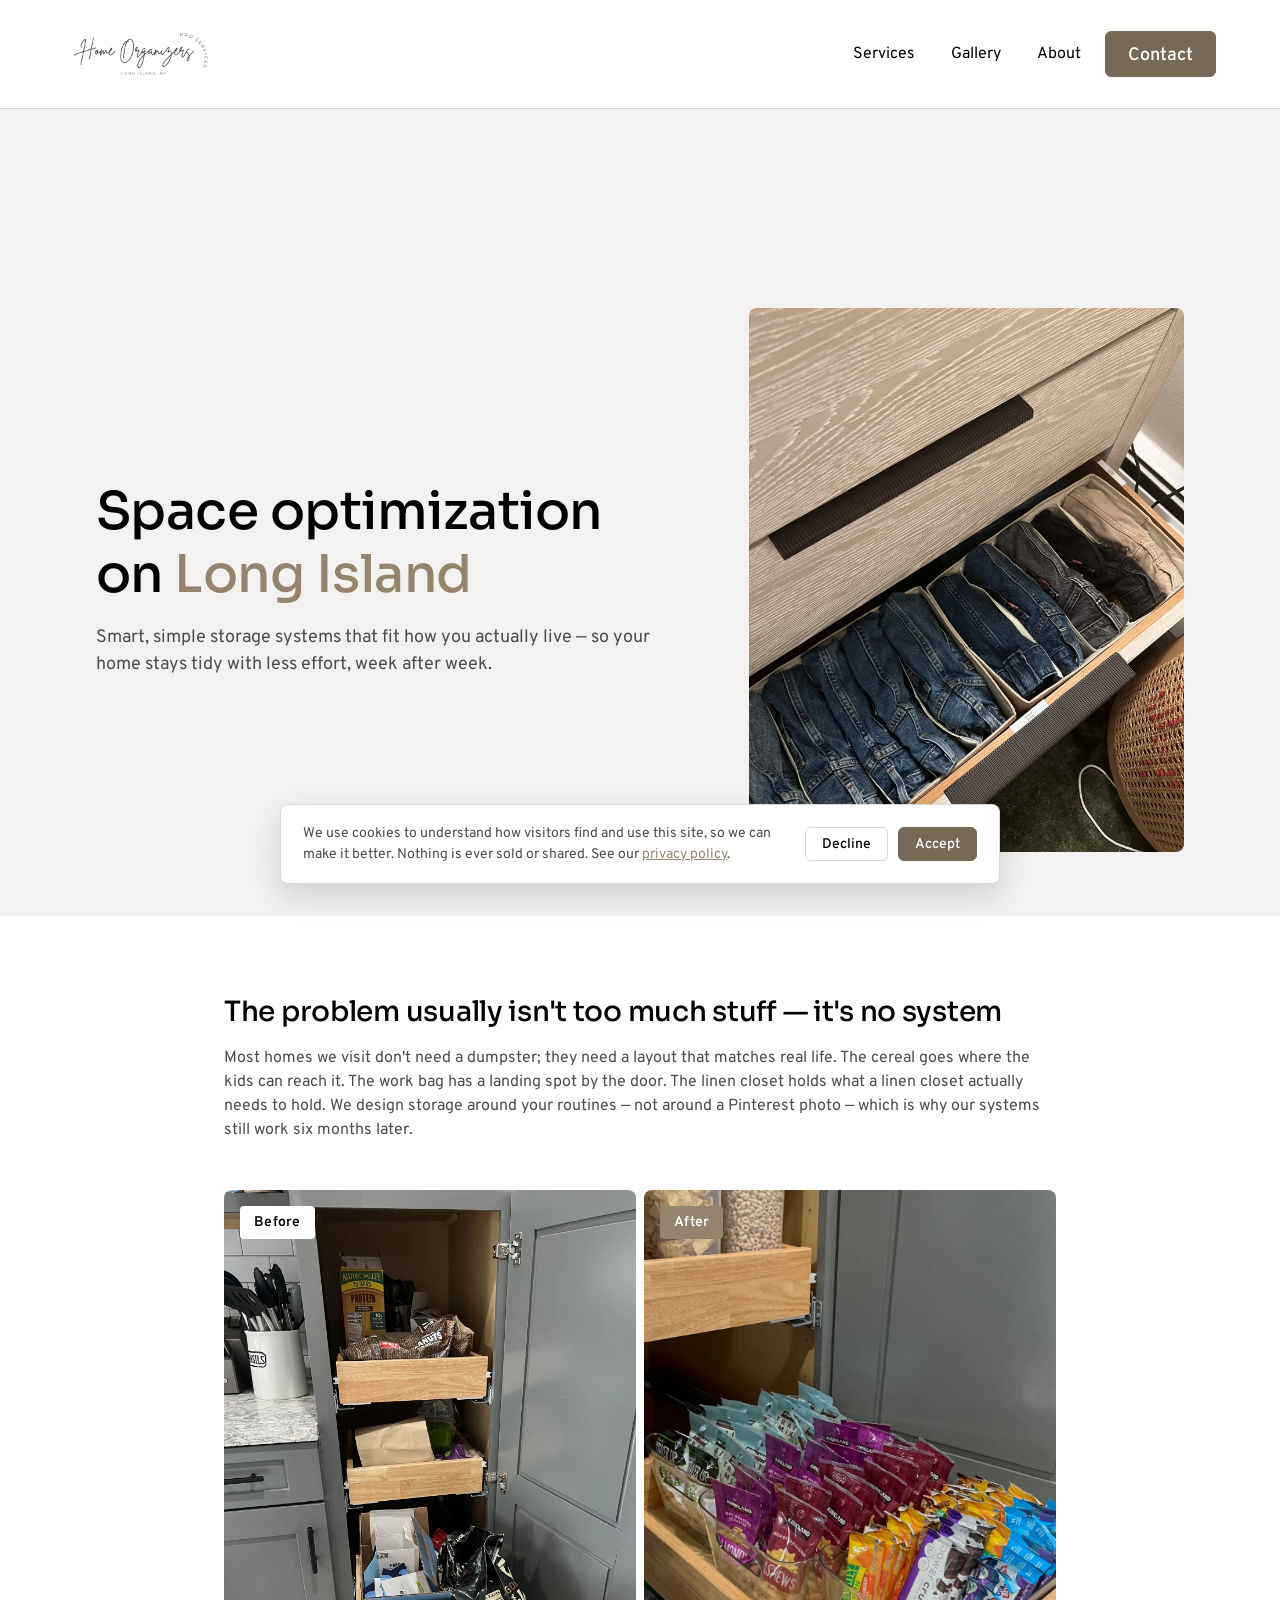
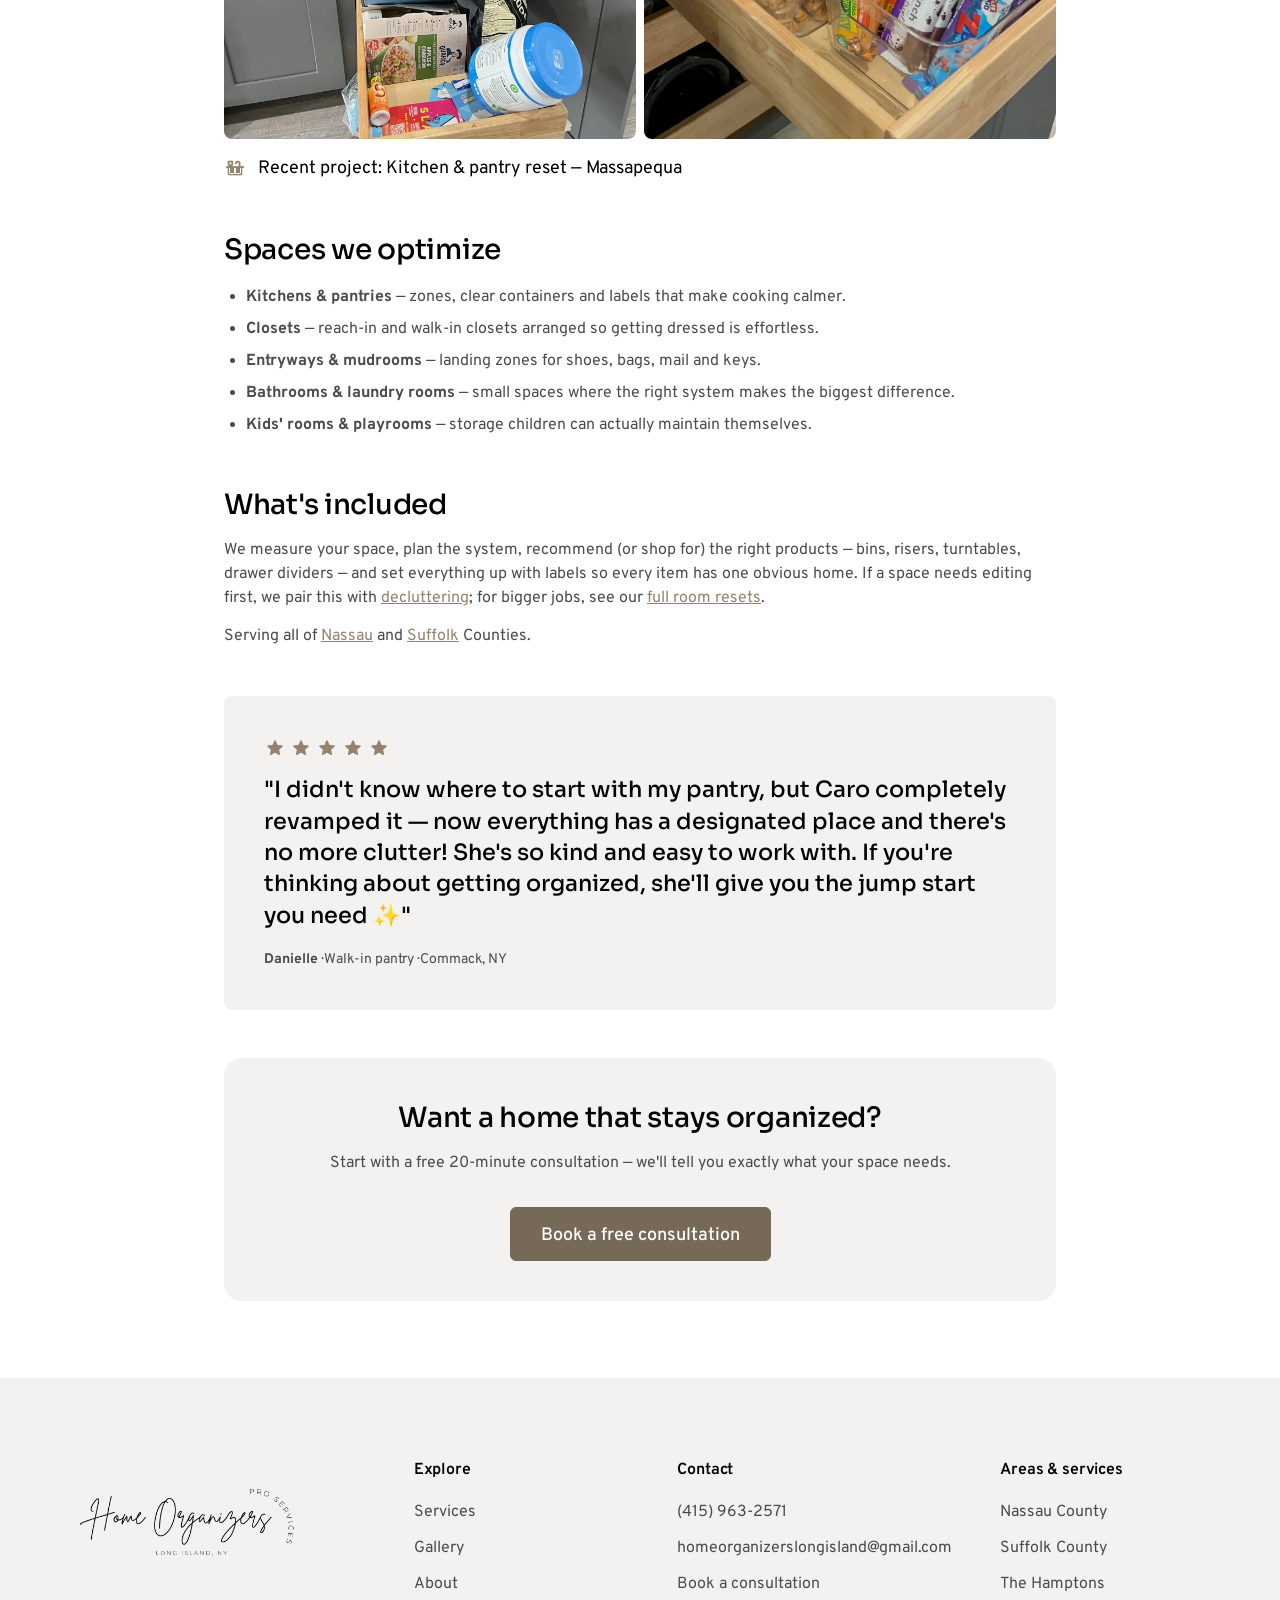
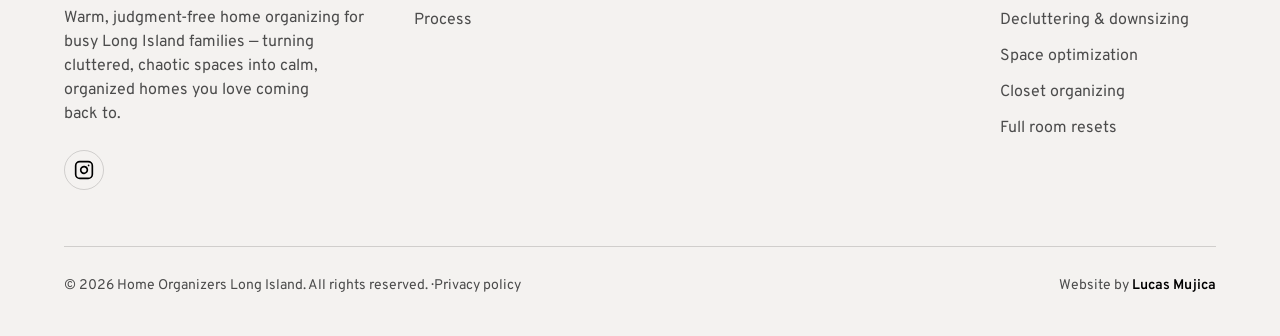
<file: space-optimization-long-island.html>
<!doctype html>
<html lang="en">
    <head>
        <meta charset="utf-8" />
        <meta name="viewport" content="width=device-width, initial-scale=1" />
        <title>
            Space Optimization &amp; Storage Systems on Long Island, NY
        </title>
        <meta
            name="description"
            content="Closet, kitchen and pantry organization systems on Long Island, NY. Smart, simple storage solutions designed around how you actually live. Free consultation."
        />
        <link
            rel="canonical"
            href="https://homeorganizersli.com/space-optimization-long-island.html"
        />
        <link
            rel="icon"
            type="image/png"
            href="assets/images/favicon.png"
        />
        <link rel="apple-touch-icon" href="assets/images/favicon.png" />
        <meta name="theme-color" content="#94846d" />

        <!-- Open Graph / Facebook -->
        <meta property="og:type" content="website" />
        <meta property="og:site_name" content="Home Organizers Long Island" />
        <meta property="og:locale" content="en_US" />
        <meta property="og:url" content="https://homeorganizersli.com/space-optimization-long-island.html" />
        <meta property="og:title" content="Space Optimization &amp; Storage Systems on Long Island, NY" />
        <meta property="og:description" content="Closet, kitchen and pantry organization systems on Long Island, NY. Smart, simple storage solutions designed around how you actually live. Free consultation." />
        <meta property="og:image" content="https://homeorganizersli.com/assets/images/og-space-optimization.jpg" />
        <meta property="og:image:width" content="1200" />
        <meta property="og:image:height" content="630" />
        <meta property="og:image:alt" content="Professional home organizing on Long Island" />

        <!-- Twitter -->
        <meta name="twitter:card" content="summary_large_image" />
        <meta name="twitter:url" content="https://homeorganizersli.com/space-optimization-long-island.html" />
        <meta name="twitter:title" content="Space Optimization &amp; Storage Systems on Long Island, NY" />
        <meta name="twitter:description" content="Closet, kitchen and pantry organization systems on Long Island, NY. Smart, simple storage solutions designed around how you actually live. Free consultation." />
        <meta name="twitter:image" content="https://homeorganizersli.com/assets/images/og-space-optimization.jpg" />
        <script type="application/ld+json">
            {
                "@context": "https://schema.org",
                "@type": "Service",
                "serviceType": "Space optimization and storage systems",
                "provider": {
                    "@type": "ProfessionalService",
                    "name": "Home Organizers Long Island",
                    "url": "https://homeorganizersli.com/",
                    "telephone": "+1-415-963-2571"
                },
                "areaServed": [
                    { "@type": "AdministrativeArea", "name": "Nassau County" },
                    { "@type": "AdministrativeArea", "name": "Suffolk County" }
                ],
                "url": "https://homeorganizersli.com/space-optimization-long-island.html"
            }
        </script>
        <script type="application/ld+json">
            {
                "@context": "https://schema.org",
                "@type": "BreadcrumbList",
                "itemListElement": [
                    {
                        "@type": "ListItem",
                        "position": 1,
                        "name": "Home",
                        "item": "https://homeorganizersli.com/"
                    },
                    {
                        "@type": "ListItem",
                        "position": 2,
                        "name": "Space Optimization",
                        "item": "https://homeorganizersli.com/space-optimization-long-island.html"
                    }
                ]
            }
        </script>
        <link rel="preconnect" href="https://fonts.googleapis.com" />
        <link rel="preconnect" href="https://fonts.gstatic.com" crossorigin />
        <link rel="preconnect" href="https://www.googletagmanager.com" />
        <link rel="preconnect" href="https://www.clarity.ms" />
        <link
            rel="stylesheet"
            href="https://fonts.googleapis.com/css2?family=Material+Symbols+Rounded:opsz,wght,FILL,GRAD@20..48,100..700,0..1,-50..200&amp;display=block"
        />
        <link rel="stylesheet" href="styles.css?v=7" />
        <link rel="stylesheet" href="contact-form.css?v=7" />
    </head>
    <body>
        <header class="nav">
            <div class="nav-inner">
                <a
                    href="index.html"
                    class="nav-logo"
                    aria-label="Home Organizers Long Island — home"
                >
                    <img
                        src="assets/images/logo-li.png"
                        alt="Home Organizers Long Island"
                        width="912"
                        height="480"
                        loading="eager"
                        decoding="async"
                    />
                </a>
                <nav class="nav-links" aria-label="Primary">
                    <a href="index.html#services">Services</a>
                    <a href="index.html#gallery">Gallery</a>
                    <a href="index.html#about">About</a>
                </nav>
                <div class="nav-right">
                    <a href="index.html#contact" data-open-contact="" class="btn btn--primary btn--nav"
                        >Contact</a
                    >
                </div>
            </div>
        </header>

        <main>
            <section class="subpage-hero subpage-hero--media">
                <div class="container">
                    <div class="subpage-hero-copy">
                        <h1 class="h2">
                            Space optimization on <em>Long Island</em>
                        </h1>
                        <p class="lead">
                            Smart, simple storage systems that fit how you actually
                            live — so your home stays tidy with less effort, week
                            after week.
                        </p>
                    </div>
                    <figure class="subpage-hero-figure">
                        <img
                            src="assets/images/spaceoptimization.webp"
                            alt="Optimized closet storage system with everything in its place"
                            width="1500"
                            height="2000"
                            fetchpriority="high"
                            decoding="async"
                        />
                    </figure>
                </div>
            </section>
            <section class="subpage-body">
                <div class="container">
                    <h2 class="h5">
                        The problem usually isn't too much stuff — it's no
                        system
                    </h2>
                    <p>
                        Most homes we visit don't need a dumpster; they need a
                        layout that matches real life. The cereal goes where the
                        kids can reach it. The work bag has a landing spot by the
                        door. The linen closet holds what a linen closet actually
                        needs to hold. We design storage around your routines —
                        not around a Pinterest photo — which is why our systems
                        still work six months later.
                    </p>

                    <figure class="subpage-project">
                        <div class="ba-pair">
                            <div class="ba-frame ba-frame--before">
                                <span class="ba-tag">Before</span
                                ><img src="assets/images/before2.webp" alt="Pull-out pantry shelves in Massapequa overflowing with boxes and bags before organizing" width="1500" height="2000" loading="lazy" decoding="async" />
                            </div>
                            <div class="ba-frame ba-frame--after">
                                <span class="ba-tag">After</span
                                ><img src="assets/images/after2.webp" alt="The same pull-out pantry after organizing, with snacks sorted by type in clear bins" width="1125" height="2000" loading="lazy" decoding="async" />
                            </div>
                        </div>
                        <figcaption class="ba-caption">
                            <span class="ms" aria-hidden="true">countertops</span>
                            <p>Recent project: Kitchen &amp; pantry reset — Massapequa</p>
                        </figcaption>
                    </figure>

                    <h2 class="h5">Spaces we optimize</h2>
                    <ul>
                        <li>
                            <strong>Kitchens &amp; pantries</strong> — zones,
                            clear containers and labels that make cooking
                            calmer.
                        </li>
                        <li>
                            <strong>Closets</strong> — reach-in and walk-in
                            closets arranged so getting dressed is effortless.
                        </li>
                        <li>
                            <strong>Entryways &amp; mudrooms</strong> — landing
                            zones for shoes, bags, mail and keys.
                        </li>
                        <li>
                            <strong>Bathrooms &amp; laundry rooms</strong> —
                            small spaces where the right system makes the
                            biggest difference.
                        </li>
                        <li>
                            <strong>Kids' rooms &amp; playrooms</strong> —
                            storage children can actually maintain themselves.
                        </li>
                    </ul>

                    <h2 class="h5">What's included</h2>
                    <p>
                        We measure your space, plan the system, recommend (or
                        shop for) the right products — bins, risers, turntables,
                        drawer dividers — and set everything up with labels so
                        every item has one obvious home. If a space needs
                        editing first, we pair this with
                        <a href="decluttering-long-island.html"
                            >decluttering</a
                        >; for bigger jobs, see our
                        <a href="room-resets-long-island.html"
                            >full room resets</a
                        >.
                    </p>
                    <p>
                        Serving all of
                        <a href="home-organizer-nassau-county.html"
                            >Nassau</a
                        >
                        and
                        <a href="home-organizer-suffolk-county.html"
                            >Suffolk</a
                        >
                        Counties.
                    </p>

                    <div class="subpage-quote">
                        <div class="testi-stars" aria-label="5 out of 5 stars"><span class="ms fill">star</span><span class="ms fill">star</span><span class="ms fill">star</span><span class="ms fill">star</span><span class="ms fill">star</span></div>
                        <blockquote>
                            <p>"I didn't know where to start with my pantry, but Caro completely revamped it — now everything has a designated place and there's no more clutter! She's so kind and easy to work with. If you're thinking about getting organized, she'll give you the jump start you need ✨"</p>
                        </blockquote>
                        <p class="who"><b>Danielle</b> · Walk-in pantry · Commack, NY</p>
                    </div>

                    <div class="subpage-cta">
                        <h2 class="h5">Want a home that stays organized?</h2>
                        <p>
                            Start with a free 20-minute consultation — we'll
                            tell you exactly what your space needs.
                        </p>
                        <a
                            href="index.html#contact" data-open-contact=""
                            class="btn btn--primary btn--lg"
                            >Book a free consultation</a
                        >
                    </div>
                </div>
            </section>
        </main>

        <footer class="footer">
            <div class="footer-inner">
                <div class="footer-top">
                    <div class="footer-brand">
                        <a href="index.html" class="footer-logo" aria-label="Home Organizers Long Island — home">
                            <img
                                src="assets/images/logo-li.png"
                                alt="Home Organizers Long Island"
                                width="912"
                                height="480"
                                loading="eager"
                                decoding="async"
                            />
                        </a>
                        <p>
                            Warm, judgment-free home organizing for busy Long Island
                            families — turning cluttered, chaotic spaces into calm,
                            organized homes you love coming back to.
                        </p>
                        <div class="footer-social">
                            <a
                                href="https://www.instagram.com/homeorganizerslongisland/"
                                target="_blank"
                                rel="noopener"
                                aria-label="Instagram"
                            >
                                <svg
                                    viewBox="0 0 24 24"
                                    width="20"
                                    height="20"
                                    fill="none"
                                    stroke="currentColor"
                                    stroke-width="2"
                                    stroke-linecap="round"
                                    stroke-linejoin="round"
                                    aria-hidden="true"
                                >
                                    <rect
                                        x="2"
                                        y="2"
                                        width="20"
                                        height="20"
                                        rx="5"
                                        ry="5"
                                    ></rect>
                                    <path
                                        d="M16 11.37A4 4 0 1 1 12.63 8 4 4 0 0 1 16 11.37z"
                                    ></path>
                                    <line
                                        x1="17.5"
                                        y1="6.5"
                                        x2="17.51"
                                        y2="6.5"
                                    ></line>
                                </svg>
                            </a>
                        </div>
                    </div>
                    <div class="footer-col">
                        <h4>Explore</h4>
                        <ul>
                            <li><a href="index.html#services">Services</a></li>
                            <li><a href="index.html#gallery">Gallery</a></li>
                            <li><a href="index.html#about">About</a></li>
                            <li><a href="index.html#process">Process</a></li>
                        </ul>
                    </div>
                    <div class="footer-col">
                        <h4>Contact</h4>
                        <ul>
                            <li><a href="tel:+14159632571">(415) 963-2571</a></li>
                            <li>
                                <a href="mailto:homeorganizerslongisland@gmail.com"
                                    >homeorganizerslongisland@gmail.com</a
                                >
                            </li>
                            <li>
                                <a href="index.html#contact" data-open-contact="">Book a consultation</a>
                            </li>
                        </ul>
                    </div>
                    <div class="footer-col">
                        <h4>Areas &amp; services</h4>
                        <ul>
                            <li>
                                <a href="home-organizer-nassau-county.html"
                                    >Nassau County</a
                                >
                            </li>
                            <li>
                                <a href="home-organizer-suffolk-county.html"
                                    >Suffolk County</a
                                >
                            </li>
                            <li>
                                <a href="home-organizer-hamptons.html"
                                    >The Hamptons</a
                                >
                            </li>
                            <li>
                                <a href="decluttering-long-island.html"
                                    >Decluttering &amp; downsizing</a
                                >
                            </li>
                            <li>
                                <a href="space-optimization-long-island.html"
                                    >Space optimization</a
                                >
                            </li>
                            <li>
                                <a href="closet-organizing-long-island.html"
                                    >Closet organizing</a
                                >
                            </li>
                            <li>
                                <a href="room-resets-long-island.html"
                                    >Full room resets</a
                                >
                            </li>
                        </ul>
                    </div>
                </div>
                <div class="footer-legal">
                    <p>
                        &copy; 2026 Home Organizers Long Island. All rights
                        reserved. · <a href="privacy.html">Privacy policy</a>
                    </p>
                    <p class="footer-credit">
                        Website by
                        <a
                            href="https://lucasmujica.dev/work/home-organizers"
                            target="_blank"
                            rel="noopener"
                            >Lucas Mujica</a
                        >
                    </p>
                </div>
            </div>
        </footer>
        <dialog id="contactModal" class="hc-root hc-modal" aria-labelledby="contactModalTitle">
        <div class="hc-sheet">
        <div class="hc-modal-head"><span class="hc-grab" aria-hidden="true"></span><h2 class="hc-modal-title" id="contactModalTitle">Book your free consultation</h2><button type="button" class="hc-close" data-close="" aria-label="Close"><span class="ms" aria-hidden="true">close</span></button></div>
        <div class="hc-modal-body">
        <div class="hc-panel">
        <form id="contactForm" name="contact" method="POST" action="/thank-you.html" data-netlify="true" data-netlify-honeypot="bot-field" enctype="multipart/form-data">
        <input type="hidden" name="form-name" value="contact">
        <p class="hc-hp" aria-hidden="true"><label>Leave this empty <input name="bot-field" tabindex="-1" autocomplete="off"></label></p>
        <div class="hc-progress js-only">
        <p id="hcProgress" aria-live="polite"><b>Step 1 of 3</b> · Your space</p>
        <div class="hc-bar" aria-hidden="true"><span class="is-on"></span><span></span><span></span></div>
        </div>
        <div class="hc-step" data-step="0" role="group" aria-label="Step 1 of 3: Your space" tabindex="-1">
        <fieldset class="hc-group" data-for="need" aria-describedby="hcNeedHint err-need">
        <legend>What space needs help?</legend>
        <p class="hc-help hc-need-hint js-only" id="hcNeedHint">Choose one to continue.</p>
        <div class="hc-options">
        <label class="hc-opt"><input type="radio" name="need" value="Closet" required=""><span class="hc-card"><span class="ms hc-ico" aria-hidden="true">checkroom</span><span>Closet</span><span class="hc-tick" aria-hidden="true"><span class="ms">check</span></span></span></label>
        <label class="hc-opt"><input type="radio" name="need" value="Pantry &amp; kitchen"><span class="hc-card"><span class="ms hc-ico" aria-hidden="true">kitchen</span><span>Pantry &amp; kitchen</span><span class="hc-tick" aria-hidden="true"><span class="ms">check</span></span></span></label>
        <label class="hc-opt"><input type="radio" name="need" value="Playroom"><span class="hc-card"><span class="ms hc-ico" aria-hidden="true">toys</span><span>Playroom</span><span class="hc-tick" aria-hidden="true"><span class="ms">check</span></span></span></label>
        <label class="hc-opt"><input type="radio" name="need" value="Garage &amp; basement"><span class="hc-card"><span class="ms hc-ico" aria-hidden="true">garage</span><span>Garage &amp; basement</span><span class="hc-tick" aria-hidden="true"><span class="ms">check</span></span></span></label>
        <label class="hc-opt"><input type="radio" name="need" value="Whole home"><span class="hc-card"><span class="ms hc-ico" aria-hidden="true">home</span><span>Whole home</span><span class="hc-tick" aria-hidden="true"><span class="ms">check</span></span></span></label>
        <label class="hc-opt"><input type="radio" name="need" value="Moving &amp; downsizing"><span class="hc-card"><span class="ms hc-ico" aria-hidden="true">package_2</span><span>Moving &amp; downsizing</span><span class="hc-tick" aria-hidden="true"><span class="ms">check</span></span></span></label>
        <label class="hc-opt"><input type="radio" name="need" value="Digital workspace"><span class="hc-card"><span class="ms hc-ico" aria-hidden="true">laptop_mac</span><span>Digital workspace</span><span class="hc-tick" aria-hidden="true"><span class="ms">check</span></span></span></label>
        <label class="hc-opt"><input type="radio" name="need" value="Other"><span class="hc-card"><span class="ms hc-ico" aria-hidden="true">more_horiz</span><span>Other</span><span class="hc-tick" aria-hidden="true"><span class="ms">check</span></span></span></label>
        </div>
        </fieldset>
        <p class="hc-err" id="err-need" hidden=""><span class="ms" aria-hidden="true">error</span><span></span></p>
        </div>
        <div class="hc-step" data-step="1" role="group" aria-label="Step 2 of 3: Where &amp; when" tabindex="-1">
        <div class="hc-field" data-for="location">
        <label for="hcLocation" class="hc-q">Where’s your home?</label>
        <input type="text" id="hcLocation" name="location" autocomplete="address-level2" placeholder="Town or ZIP" required="" aria-describedby="err-location">
        <p class="hc-err" id="err-location" hidden=""><span class="ms" aria-hidden="true">error</span><span></span></p>
        </div>
        <fieldset class="hc-group" data-for="timeline" aria-describedby="err-timeline">
        <legend class="hc-q">When would you like to start?</legend>
        <div class="hc-chips">
        <label class="hc-chip"><input type="radio" name="timeline" value="ASAP" required=""><span>ASAP</span></label>
        <label class="hc-chip"><input type="radio" name="timeline" value="This month"><span>This month</span></label>
        <label class="hc-chip"><input type="radio" name="timeline" value="Just exploring"><span>Just exploring</span></label>
        </div>
        <div style="margin-top:10px"><p class="hc-err" id="err-timeline" hidden=""><span class="ms" aria-hidden="true">error</span><span></span></p></div>
        </fieldset>
        <div class="hc-nav js-only"><button type="button" class="hc-back" data-back=""><span class="ms" aria-hidden="true">arrow_back</span><span>Back</span></button><button type="button" class="hc-btn" data-next=""><span>Continue</span><span class="ms" aria-hidden="true">arrow_forward</span></button></div>
        </div>
        <div class="hc-step" data-step="2" role="group" aria-label="Step 3 of 3: How to reach you" tabindex="-1">
        <div class="hc-field" data-for="fullName">
        <label for="hcName">Name</label>
        <input type="text" id="hcName" name="fullName" autocomplete="name" required="" aria-describedby="err-fullName">
        <p class="hc-err" id="err-fullName" hidden=""><span class="ms" aria-hidden="true">error</span><span></span></p>
        </div>
        <fieldset class="hc-group" data-for="contactPref" aria-describedby="err-contactPref">
        <legend class="hc-q hc-q-sm">Best way to reach you?</legend>
        <div class="hc-chips">
        <label class="hc-chip"><input type="radio" name="contactPref" value="Text" required=""><span><span class="ms" aria-hidden="true">sms</span>Text</span></label>
        <label class="hc-chip"><input type="radio" name="contactPref" value="Call"><span><span class="ms" aria-hidden="true">call</span>Call</span></label>
        <label class="hc-chip"><input type="radio" name="contactPref" value="Email"><span><span class="ms" aria-hidden="true">mail</span>Email</span></label>
        </div>
        <div style="margin-top:10px"><p class="hc-err" id="err-contactPref" hidden=""><span class="ms" aria-hidden="true">error</span><span></span></p></div>
        </fieldset>
        <div class="hc-2col">
        <div class="hc-field" data-for="phone">
        <label for="hcPhone">Phone <span class="hc-tag" id="tag-phone"></span></label>
        <input type="tel" id="hcPhone" name="phone" autocomplete="tel" inputmode="tel" aria-describedby="err-phone">
        <p class="hc-err" id="err-phone" hidden=""><span class="ms" aria-hidden="true">error</span><span></span></p>
        </div>
        <div class="hc-field" data-for="email">
        <label for="hcEmail">Email <span class="hc-tag" id="tag-email"></span></label>
        <input type="email" id="hcEmail" name="email" autocomplete="email" aria-describedby="err-email">
        <p class="hc-err" id="err-email" hidden=""><span class="ms" aria-hidden="true">error</span><span></span></p>
        </div>
        </div>
        <div class="hc-field" data-for="photo">
        <span class="hc-flabel" id="hcPhotoLabel">Send a photo (optional) — no tidying first!</span>
        <div class="hc-drop"><label class="hc-sr" for="hcPhoto">Photo 1</label><span class="ms" aria-hidden="true">add_photo_alternate</span><span><b>Add up to 3 photos</b><small>Tap to choose, or drop them here</small></span><input type="file" id="hcPhoto" name="photo" accept="image/*" multiple="" aria-labelledby="hcPhotoLabel" aria-describedby="err-photo"></div>
        <label class="hc-sr" for="hcPhoto2">Photo 2</label><input type="file" id="hcPhoto2" name="photo2" accept="image/*" hidden><label class="hc-sr" for="hcPhoto3">Photo 3</label><input type="file" id="hcPhoto3" name="photo3" accept="image/*" hidden>
        <ul class="hc-thumbs js-only" id="hcThumbs" aria-label="Selected photos"></ul>
        <p class="hc-err" id="err-photo" hidden=""><span class="ms" aria-hidden="true">error</span><span></span></p>
        </div>
        <div class="hc-field">
        <div class="hc-flabel"><label for="hcMessage">Message</label><span class="hc-tag">(optional)</span></div>
        <textarea id="hcMessage" name="message" rows="3" placeholder="Anything you’d like Caro to know"></textarea>
        </div>
        <div class="hc-alert" id="formError" role="alert" hidden="">
        <p><span class="ms" aria-hidden="true">error</span><span>Your request didn’t go through — that’s on us, not you.</span></p>
        <p>Everything you typed is still here, so you can try again. Or reach Caro directly:</p>
        <ul><li><a href="tel:+14159632571"><span class="ms" aria-hidden="true">call</span>(415) 963-2571</a></li><li><a href="mailto:homeorganizerslongisland@gmail.com"><span class="ms" aria-hidden="true">mail</span>homeorganizerslongisland@gmail.com</a></li></ul>
        </div>
        </div>
        <div class="hc-send">
        <div class="hc-nav"><button type="button" class="hc-back js-only" data-back=""><span class="ms" aria-hidden="true">arrow_back</span><span>Back</span></button><button type="submit" class="hc-btn hc-btn-main"><span class="hc-idle">Book my free consultation</span><span class="hc-sending" aria-hidden="true"><span class="hc-spin"></span>Sending…</span></button></div>
        <p class="hc-privacy">We’ll never share your details — <a href="privacy.html">privacy policy</a>.</p>
        </div>
        <p class="hc-sr" id="hcStatus" aria-live="polite"></p>
        </form>
        <div class="hc-success" id="hcSuccess" hidden="">
        <span class="ms" aria-hidden="true">check</span>
        <h3 tabindex="-1">Thank you<span id="hcSuccessName"></span> — it’s on its way.</h3>
        <p>Caro will reach out personally to set up your free consultation. No need to tidy up before then.</p><button type="button" class="hc-btn" data-close="">Close</button>
        </div>
        </div>
        <div class="hc-direct">
        <p><span class="hc-pre">Prefer to talk?</span><a href="sms:+14159632571" aria-label="Text us at (415) 963-2571"><span class="ms" aria-hidden="true">sms</span>Text</a><span class="hc-dot" aria-hidden="true">·</span><a href="tel:+14159632571" aria-label="Call (415) 963-2571"><span class="ms" aria-hidden="true">call</span>Call</a><span class="hc-dot" aria-hidden="true">·</span><a href="mailto:homeorganizerslongisland@gmail.com" aria-label="Email homeorganizerslongisland@gmail.com"><span class="ms" aria-hidden="true">mail</span>Email</a><span class="hc-phone">(415) 963-2571</span></p>
        <p class="hc-area"><span class="ms" aria-hidden="true">location_on</span>Long Island, NYC &amp; beyond</p>
        </div>
        </div>
        </div>
        </dialog>
        <script src="analytics.js?v=4" defer></script>
        <script src="script.js?v=6" defer></script>
        <script src="contact-form.js?v=2" defer></script>
        <script src="location-autocomplete.js?v=1" defer></script>
    </body>
</html>
</file>
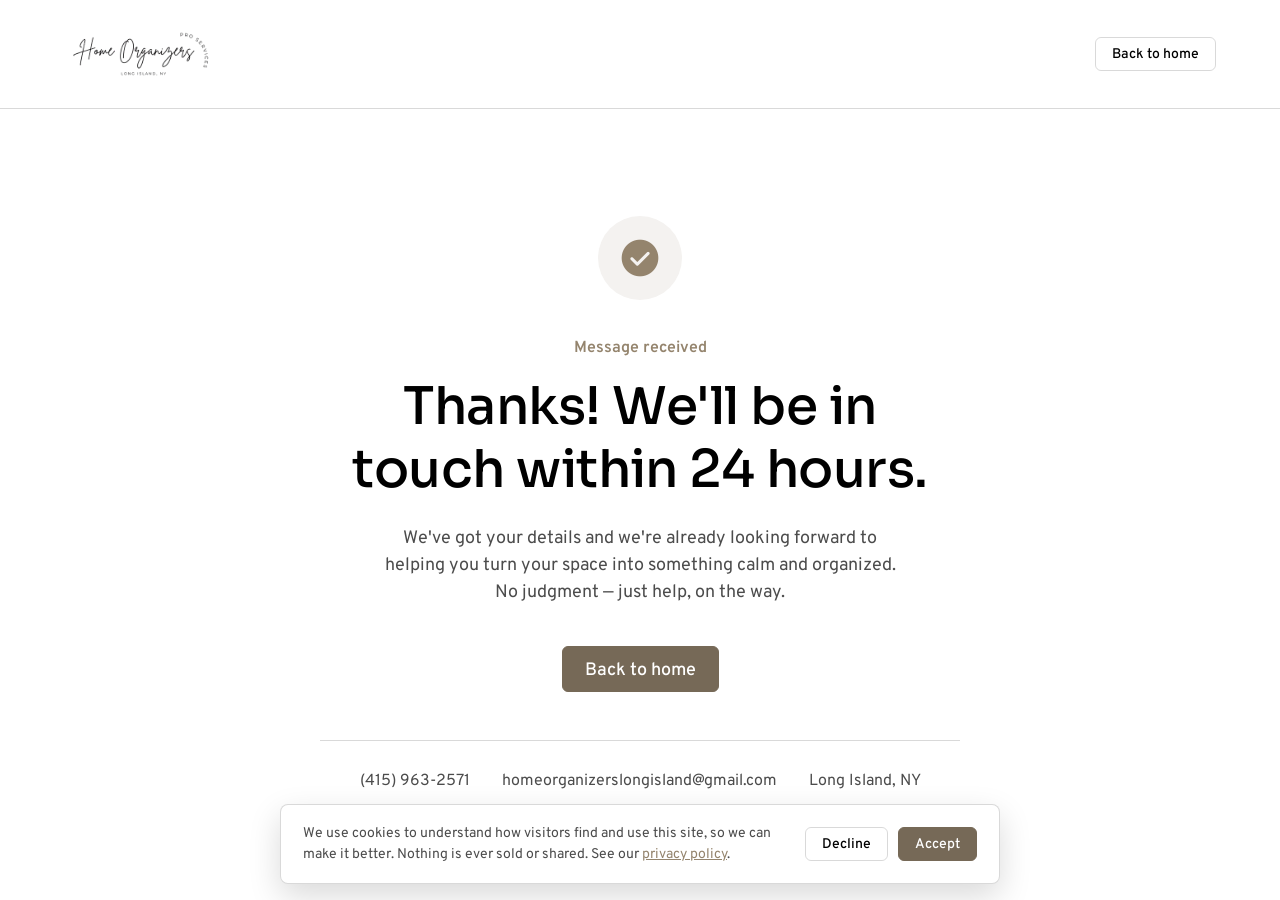
<file: thank-you.html>
<!doctype html>
<html lang="en">
    <head>
        <meta charset="utf-8" />
        <meta name="viewport" content="width=device-width, initial-scale=1" />
        <title>Thank you — Home Organizers Long Island</title>
        <meta
            name="description"
            content="Thanks for reaching out to Home Organizers Long Island. We'll be in touch within 24 hours."
        />
        <link rel="canonical" href="https://homeorganizersli.com/thank-you.html" />
        <meta name="robots" content="noindex, follow" />

        <!-- Favicons -->
        <link
            rel="icon"
            type="image/png"
            href="assets/images/favicon.png"
        />
        <link
            rel="apple-touch-icon"
            href="assets/images/favicon.png"
        />

        <!-- Open Graph / Facebook -->
        <meta property="og:type" content="website" />
        <meta
            property="og:url"
            content="https://homeorganizersli.com/thank-you.html"
        />
        <meta
            property="og:title"
            content="Thank you — Home Organizers Long Island"
        />
        <meta
            property="og:description"
            content="Thanks for reaching out to Home Organizers Long Island. We'll be in touch within 24 hours."
        />
        <meta
            property="og:image"
            content="https://homeorganizersli.com/assets/images/og-home.jpg"
        />

        <!-- Twitter -->
        <meta name="twitter:card" content="summary_large_image" />
        <meta
            name="twitter:url"
            content="https://homeorganizersli.com/thank-you.html"
        />
        <meta
            name="twitter:title"
            content="Thank you — Home Organizers Long Island"
        />
        <meta
            name="twitter:description"
            content="Thanks for reaching out to Home Organizers Long Island. We'll be in touch within 24 hours."
        />
        <meta
            name="twitter:image"
            content="https://homeorganizersli.com/assets/images/og-home.jpg"
        />

        <link rel="preconnect" href="https://fonts.googleapis.com" />
        <link rel="preconnect" href="https://fonts.gstatic.com" crossorigin />
        <link rel="preconnect" href="https://www.googletagmanager.com" />
        <link rel="preconnect" href="https://www.clarity.ms" />
        <link
            rel="stylesheet"
            href="https://fonts.googleapis.com/css2?family=Material+Symbols+Rounded:opsz,wght,FILL,GRAD@20..48,100..700,0..1,-50..200&amp;display=block"
        />
        <link rel="stylesheet" href="styles.css?v=7" />
    </head>
    <body>
        <div class="thanks">
            <header class="nav">
                <div class="nav-inner">
                    <a
                        href="index.html"
                        class="nav-logo"
                        aria-label="Home Organizers Long Island — home"
                    >
                        <img
                            src="assets/images/logo-mark.svg"
                            alt="Home Organizers Long Island"
                            width="76"
                            height="40"
                            loading="eager"
                            decoding="async"
                        />
                    </a>
                    <div class="nav-right">
                        <a href="index.html" class="btn btn--secondary btn--sm"
                            >Back to home</a
                        >
                    </div>
                </div>
            </header>

            <main class="thanks-main">
                <div class="thanks-card reveal in">
                    <div class="thanks-badge">
                        <span class="ms fill">check_circle</span>
                    </div>
                    <p class="eyebrow">Message received</p>
                    <h1 class="h2">Thanks! We'll be in touch within 24 hours.</h1>
                    <p class="lead">
                        We've got your details and we're already looking forward to
                        helping you turn your space into something calm and
                        organized. No judgment — just help, on the way.
                    </p>
                    <a href="index.html" class="btn btn--primary">Back to home</a>
                    <div class="thanks-meta">
                        <a href="tel:+14159632571">(415) 963-2571</a>
                        <a href="mailto:homeorganizerslongisland@gmail.com"
                            >homeorganizerslongisland@gmail.com</a
                        >
                        <span>Long Island, NY</span>
                    </div>
                </div>
            </main>
        </div>
    <script src="analytics.js?v=4" defer></script>
    </body>
</html>
</file>
<file: styles.css>
/* ============================================================
   Home Organizers Long Island — Marketing site
   Foundations from the Home Organizers LI Design System.
   Headings: Sora 500. Body: Overpass 400. Accent: Arrowtown taupe.
   ============================================================ */

/* ---------- Fonts (local woff2) ---------- */
@font-face {
    font-family: 'Sora';
    font-weight: 400;
    font-display: swap;
    src: url('assets/fonts/sora-400.woff2') format('woff2');
}
@font-face {
    font-family: 'Sora';
    font-weight: 500;
    font-display: swap;
    src: url('assets/fonts/sora-500.woff2') format('woff2');
}
@font-face {
    font-family: 'Sora';
    font-weight: 600;
    font-display: swap;
    src: url('assets/fonts/sora-600.woff2') format('woff2');
}
@font-face {
    font-family: 'Sora';
    font-weight: 700;
    font-display: swap;
    src: url('assets/fonts/sora-700.woff2') format('woff2');
}
@font-face {
    font-family: 'Overpass';
    font-weight: 300;
    font-display: swap;
    src: url('assets/fonts/overpass-300.woff2') format('woff2');
}
@font-face {
    font-family: 'Overpass';
    font-weight: 400;
    font-display: swap;
    src: url('assets/fonts/overpass-400.woff2') format('woff2');
}
@font-face {
    font-family: 'Overpass';
    font-weight: 500;
    font-display: swap;
    src: url('assets/fonts/overpass-500.woff2') format('woff2');
}
@font-face {
    font-family: 'Overpass';
    font-weight: 600;
    font-display: swap;
    src: url('assets/fonts/overpass-600.woff2') format('woff2');
}
@font-face {
    font-family: 'Overpass';
    font-weight: 700;
    font-display: swap;
    src: url('assets/fonts/overpass-700.woff2') format('woff2');
}

:root {
    /* Neutral palette */
    --color-neutral-darkest: #000000;
    --color-neutral-darker: #191919;
    --color-neutral-dark: #4c4c4c;
    --color-neutral: #7f7f7f;
    --color-neutral-light: #b2b2b2;
    --color-neutral-lighter: #d8d8d8;
    --color-neutral-lightest: #f2f2f2;
    --color-white: #ffffff;

    /* Arrowtown — brand accent (warm taupe) */
    --color-arrowtown-lightest: #f4f2f0;
    --color-arrowtown-lighter: #e9e6e1;
    --color-arrowtown-light: #b4a898;
    --color-arrowtown: #94846d;
    --color-arrowtown-dark: #766957;
    --color-arrowtown-darker: #3b342b;
    --color-arrowtown-darkest: #2c2720;

    /* Alpha tints */
    --color-ink-5: color-mix(in srgb, var(--color-neutral-darkest), transparent 95%);
    --color-ink-10: color-mix(
        in srgb,
        var(--color-neutral-darkest),
        transparent 90%
    );
    --color-ink-15: color-mix(
        in srgb,
        var(--color-neutral-darkest),
        transparent 85%
    );
    --color-ink-50: color-mix(
        in srgb,
        var(--color-neutral-darkest),
        transparent 50%
    );
    --color-ink-60: color-mix(
        in srgb,
        var(--color-neutral-darkest),
        transparent 40%
    );
    --color-white-10: color-mix(in srgb, var(--color-white), transparent 90%);
    --color-white-20: color-mix(in srgb, var(--color-white), transparent 80%);

    /* Semantic roles */
    --fg1: var(--color-neutral-darkest);
    --fg2: var(--color-neutral-dark);
    --fg-muted: var(--color-neutral);
    --bg1: var(--color-white);
    --bg2: var(--color-arrowtown-lightest);
    --bg3: var(--color-neutral-lightest);
    --accent: var(--color-arrowtown);
    --accent-hover: var(--color-arrowtown-dark);
    --border: var(--color-ink-15);
    --surface: var(--color-white);
    --scrim: var(--color-ink-50);

    /* Type families */
    --font-heading: 'Sora', sans-serif;
    --font-body: 'Overpass', sans-serif;
    --weight-heading: 500;
    --weight-body: 400;

    /* Type scale (desktop) */
    --text-h1: 4.5rem;
    --text-h1-lh: 1.2;
    --text-h1-ls: -0.01em;
    --text-h2: 3.25rem;
    --text-h2-lh: 1.2;
    --text-h2-ls: -0.01em;
    --text-h3: 2.75rem;
    --text-h3-lh: 1.2;
    --text-h3-ls: -0.01em;
    --text-h4: 2.25rem;
    --text-h4-lh: 1.3;
    --text-h4-ls: -0.01em;
    --text-h5: 1.75rem;
    --text-h5-lh: 1.4;
    --text-h5-ls: -0.01em;
    --text-h6: 1.375rem;
    --text-h6-lh: 1.4;
    --text-h6-ls: -0.01em;
    --text-large: 1.375rem;
    --text-large-lh: 1.5;
    --text-medium: 1.125rem;
    --text-medium-lh: 1.5;
    --text-regular: 1rem;
    --text-regular-lh: 1.5;
    --text-small: 0.875rem;
    --text-small-lh: 1.5;
    --text-tiny: 0.75rem;
    --text-tiny-lh: 1.5;

    /* Radii */
    --radius-button: 0.375rem;
    --radius-tag: 0.25rem;
    --radius-input: 0.375rem;
    --radius-card: 0.5rem;
    --radius-image: 0.5rem;
    --radius-badge: 0.375rem;
    --radius-checkbox: 0.125rem;

    --border-width: 1px;
    --container-max: 80rem;
    --section-pad-y: 7rem;
    --section-pad-x: 5%;
}

@media (max-width: 991px) {
    :root {
        --text-h1: 2.75rem;
        --text-h2: 2.25rem;
        --text-h3: 2rem;
        --text-h4: 1.5rem;
        --text-h5: 1.25rem;
        --text-h6: 1.125rem;
        --text-large: 1.125rem;
        --text-medium: 1rem;
    }
}

/* ---------- Reset / base ---------- */
* {
    box-sizing: border-box;
}
html {
    scroll-behavior: smooth;
    /* --nav-h is kept in sync with the real nav height by script.js */
    scroll-padding-top: calc(var(--nav-h, 84px) + 24px);
}
body {
    margin: 0;
    font-family: var(--font-body);
    font-weight: var(--weight-body);
    color: var(--fg1);
    background: var(--bg1);
    line-height: 1.5;
    -webkit-font-smoothing: antialiased;
    text-rendering: optimizeLegibility;
}
img {
    display: block;
    max-width: 100%;
    /* width/height attributes reserve space while loading; without this the
       height attribute would beat each component's aspect-ratio. */
    height: auto;
}
a {
    color: inherit;
    text-decoration: none;
}
button {
    font-family: inherit;
}
h1,
h2,
h3,
h4,
h5,
h6 {
    font-family: var(--font-heading);
    font-weight: var(--weight-heading);
    margin: 0;
    letter-spacing: -0.01em;
    text-wrap: balance;
}
p {
    margin: 0;
    text-wrap: pretty;
}

.h1 {
    font-size: var(--text-h1);
    line-height: var(--text-h1-lh);
    letter-spacing: var(--text-h1-ls);
}
.h2 {
    font-size: var(--text-h2);
    line-height: var(--text-h2-lh);
    letter-spacing: var(--text-h2-ls);
}
.h3 {
    font-size: var(--text-h3);
    line-height: var(--text-h3-lh);
    letter-spacing: var(--text-h3-ls);
}
.h4 {
    font-size: var(--text-h4);
    line-height: var(--text-h4-lh);
    letter-spacing: var(--text-h4-ls);
}
.h5 {
    font-size: var(--text-h5);
    line-height: var(--text-h5-lh);
    letter-spacing: var(--text-h5-ls);
}
.h6 {
    font-size: var(--text-h6);
    line-height: var(--text-h6-lh);
    letter-spacing: var(--text-h6-ls);
}

/* ---------- Icons ---------- */
.ms {
    font-family: 'Material Symbols Rounded';
    font-style: normal;
    font-weight: 400;
    line-height: 1;
    font-variation-settings:
        'opsz' 24,
        'wght' 400,
        'FILL' 0,
        'GRAD' 0;
    -webkit-font-smoothing: antialiased;
    vertical-align: middle;
    user-select: none;
}
.ms.fill {
    font-variation-settings: 'FILL' 1;
}

/* ---------- Layout ---------- */
.section {
    padding: 64px var(--section-pad-x);
}
@media (min-width: 768px) {
    .section {
        padding: 96px var(--section-pad-x);
    }
}
@media (min-width: 992px) {
    .section {
        padding: 112px var(--section-pad-x);
    }
}
.container {
    max-width: var(--container-max);
    margin-inline: auto;
    width: 100%;
}
.scheme-1 {
    background: var(--color-white);
}
.scheme-2 {
    background: var(--color-arrowtown-lightest);
}
.scheme-3 {
    background: var(--color-neutral-lightest);
}

.eyebrow {
    font-family: var(--font-body);
    font-weight: 600;
    font-size: var(--text-regular);
    margin: 0 0 16px;
    color: var(--fg1);
}
.lead {
    font-size: var(--text-medium);
    line-height: 1.5;
    color: var(--fg2);
}
.muted {
    color: var(--fg2);
}
.center {
    text-align: center;
}
.mx-auto {
    margin-inline: auto;
}
.section-head {
    max-width: 48rem;
    margin-inline: auto;
    text-align: center;
}
.section-head .lead {
    margin-top: 20px;
}

/* ---------- Buttons ---------- */
.btn {
    display: inline-flex;
    align-items: center;
    justify-content: center;
    gap: 12px;
    border-radius: var(--radius-button);
    font-family: var(--font-body);
    font-weight: 500;
    font-size: var(--text-medium);
    /* Overpass sits high in its line box (tall descender metrics), so the
       label gets 2px more on top than below to look optically centered. */
    padding: 13px 22px 9px;
    border: 1px solid transparent;
    cursor: pointer;
    line-height: 1.2;
    white-space: nowrap;
    transition:
        background 0.2s ease,
        border-color 0.2s ease,
        color 0.2s ease,
        transform 0.05s ease;
}
.btn:active {
    transform: translateY(1px);
}
/* Button uses the darker taupe so white text clears WCAG AA (5.34:1).
   --accent (#94846D) stays for kickers, dots, icons & link hovers. */
.btn--primary {
    background: var(--color-arrowtown-dark);
    border-color: var(--color-arrowtown-dark);
    color: #fff;
}
.btn--primary:hover {
    background: var(--color-arrowtown-darker);
    border-color: var(--color-arrowtown-darker);
}
.btn--secondary {
    background: transparent;
    border-color: var(--border);
    color: var(--fg1);
    backdrop-filter: blur(10px);
}
.btn--secondary:hover {
    background: var(--color-ink-5);
}
.btn--dark {
    background: var(--color-neutral-darkest);
    border-color: var(--color-neutral-darkest);
    color: #fff;
}
.btn--dark:hover {
    background: var(--color-neutral-darker);
}
.btn--ghost-white {
    background: transparent;
    border-color: var(--color-white-20);
    color: #fff;
    backdrop-filter: blur(10px);
}
.btn--ghost-white:hover {
    background: var(--color-white-10);
}
.btn--sm {
    padding: 9px 16px 7px;
    font-size: var(--text-small);
}
.btn--link {
    padding: 0;
    background: none;
    border: none;
    gap: 8px;
    color: var(--fg1);
    font-weight: 500;
    font-size: var(--text-medium);
    cursor: pointer;
}
.btn--link:hover {
    color: var(--accent);
}
.btn--link .ms {
    transition: transform 0.2s ease;
}
.btn--link:hover .ms {
    transform: translateX(3px);
}

/* ---------- Cards ---------- */
.card {
    border: 1px solid var(--border);
    border-radius: var(--radius-card);
    background: var(--surface);
    overflow: hidden;
}
.rounded-img {
    border-radius: var(--radius-image);
    object-fit: cover;
    width: 100%;
}

/* ============================================================
   NAVBAR
   ============================================================ */
.nav {
    position: sticky;
    top: 0;
    z-index: 70;
    background: color-mix(in srgb, var(--color-white), transparent 8%);
    backdrop-filter: blur(12px);
    border-bottom: 1px solid var(--border);
    padding-inline: var(--section-pad-x);
}
/* When the overlay is open the nav sits on a solid bg so logo + close button stay legible */
body.nav-open .nav {
    background: var(--color-white);
}
.nav-inner {
    width: 100%;
    max-width: var(--container-max);
    margin-inline: auto;
    display: flex;
    align-items: center;
    justify-content: space-between;
    gap: 24px;
    padding: 14px 0;
}
.nav-logo img {
    height: 80px;
    width: auto;
}
@media (max-width: 767px) {
    .nav-logo img {
        height: 56px;
    }
}
.nav-links {
    display: flex;
    align-items: center;
    gap: 36px;
    margin-left: auto;
}
.nav-links a {
    font-size: var(--text-regular);
    color: var(--fg1);
    transition: color 0.2s ease;
}
.nav-links a:hover {
    color: var(--accent);
}
.nav-right {
    display: flex;
    align-items: center;
    gap: 20px;
}

/* Pill-shaped menu toggle with animated bars */
.nav-toggle {
    display: none;
    align-items: center;
    gap: 10px;
    cursor: pointer;
    background: var(--color-arrowtown-lightest);
    border: 1px solid var(--border);
    border-radius: 999px;
    padding: 9px 18px 9px 16px;
    color: var(--fg1);
    font-family: var(--font-body);
    font-weight: 600;
    font-size: var(--text-small);
    transition:
        background 0.25s ease,
        border-color 0.25s ease;
}
.nav-toggle:hover {
    background: var(--color-arrowtown-lighter);
}
.nav-toggle-bars {
    position: relative;
    width: 20px;
    height: 14px;
    flex: none;
}
.nav-toggle-bars span {
    position: absolute;
    left: 0;
    width: 100%;
    height: 2px;
    border-radius: 2px;
    background: var(--fg1);
    transition:
        transform 0.3s cubic-bezier(0.4, 0, 0.2, 1),
        top 0.3s cubic-bezier(0.4, 0, 0.2, 1),
        opacity 0.2s ease;
}
.nav-toggle-bars span:nth-child(1) {
    top: 3px;
}
.nav-toggle-bars span:nth-child(2) {
    top: 9px;
}
.nav-toggle-label {
    line-height: 1;
    letter-spacing: 0.02em;
}
/* X state when open */
body.nav-open .nav-toggle-bars span:nth-child(1) {
    top: 6px;
    transform: rotate(45deg);
}
body.nav-open .nav-toggle-bars span:nth-child(2) {
    top: 6px;
    transform: rotate(-45deg);
}

/* Full-screen overlay menu */
.nav-overlay {
    position: fixed;
    inset: 0;
    z-index: 60;
    background: var(--color-white);
    display: flex;
    flex-direction: column;
    opacity: 0;
    visibility: hidden;
    transform: translateY(-8px);
    pointer-events: none;
    transition:
        opacity 0.35s ease,
        transform 0.35s ease,
        visibility 0.35s;
}
body.nav-open .nav-overlay {
    opacity: 1;
    visibility: visible;
    transform: none;
    pointer-events: auto;
}
.nav-overlay-inner {
    flex: 1;
    display: flex;
    flex-direction: column;
    justify-content: center;
    max-width: var(--container-max);
    width: 100%;
    margin-inline: auto;
    padding: calc(var(--nav-h, 84px) + 24px) var(--section-pad-x) 40px;
}
.nav-overlay-eyebrow {
    display: inline-flex;
    align-items: center;
    gap: 10px;
    align-self: flex-start;
    font-size: var(--text-small);
    font-weight: 600;
    color: var(--fg2);
    background: var(--color-arrowtown-lightest);
    border: 1px solid var(--border);
    padding: 8px 16px;
    border-radius: 999px;
    margin: 0 0 clamp(28px, 4vw, 44px);
}
.nav-overlay-eyebrow .dot {
    width: 8px;
    height: 8px;
    border-radius: 50%;
    background: var(--accent);
    flex: none;
}

.nav-overlay-links {
    display: flex;
    flex-direction: column;
    border-top: 1px solid var(--border);
}
.nav-overlay-links a {
    display: flex;
    align-items: center;
    gap: 18px;
    padding: clamp(16px, 2.4vw, 24px) 4px;
    border-bottom: 1px solid var(--border);
    font-family: var(--font-heading);
    font-weight: 500;
    font-size: clamp(1.9rem, 5.5vw, 2.75rem);
    letter-spacing: -0.01em;
    color: var(--fg1);
    transition:
        color 0.25s ease,
        padding-left 0.25s ease;
}
.nav-overlay-links a .i {
    font-family: var(--font-body);
    font-weight: 600;
    font-size: var(--text-small);
    color: var(--accent);
    flex: none;
    width: 1.8rem;
}
.nav-overlay-links a .t {
    flex: 1;
}
.nav-overlay-links a .ms {
    font-size: 26px;
    color: var(--fg-muted);
    opacity: 0;
    transform: translate(-6px, 6px);
    transition:
        opacity 0.25s ease,
        transform 0.25s ease,
        color 0.25s ease;
}
.nav-overlay-links a:hover {
    color: var(--accent);
    padding-left: 14px;
}
.nav-overlay-links a:hover .ms {
    opacity: 1;
    transform: none;
    color: var(--accent);
}

.nav-overlay-foot {
    margin-top: clamp(32px, 5vw, 52px);
}
.nav-overlay-cta {
    width: 100%;
}
.nav-overlay-contact {
    display: flex;
    flex-wrap: wrap;
    gap: 10px 28px;
    margin-top: 24px;
}
.nav-overlay-contact a {
    display: inline-flex;
    align-items: center;
    gap: 10px;
    font-size: var(--text-regular);
    color: var(--fg2);
    transition: color 0.2s ease;
}
.nav-overlay-contact a:hover {
    color: var(--accent);
}
.nav-overlay-contact .ms {
    font-size: 20px;
    color: var(--accent);
}

/* Stagger links in when the menu opens */
.nav-overlay-eyebrow,
.nav-overlay-links a,
.nav-overlay-foot {
    opacity: 0;
    transform: translateY(16px);
    transition:
        opacity 0.4s ease,
        transform 0.4s ease;
}
body.nav-open .nav-overlay-eyebrow {
    opacity: 1;
    transform: none;
    transition-delay: 0.12s;
}
body.nav-open .nav-overlay-links a {
    opacity: 1;
    transform: none;
}
body.nav-open .nav-overlay-links a:nth-child(1) {
    transition-delay: 0.16s;
}
body.nav-open .nav-overlay-links a:nth-child(2) {
    transition-delay: 0.22s;
}
body.nav-open .nav-overlay-links a:nth-child(3) {
    transition-delay: 0.28s;
}
body.nav-open .nav-overlay-links a:nth-child(4) {
    transition-delay: 0.34s;
}
body.nav-open .nav-overlay-foot {
    opacity: 1;
    transform: none;
    transition-delay: 0.42s;
}

@media (max-width: 991px) {
    .nav-links {
        display: none;
    }
    .nav-right .btn--nav {
        display: none;
    }
    .nav-toggle {
        display: inline-flex;
    }
}
@media (prefers-reduced-motion: reduce) {
    .nav-overlay,
    .nav-overlay-eyebrow,
    .nav-overlay-links a,
    .nav-overlay-foot,
    .nav-toggle-bars span {
        transition: none;
    }
}

/* ============================================================
   HERO — two-column editorial
   ============================================================ */
.hero {
    min-height: calc(100svh - var(--nav-h, 84px));
    display: flex;
    align-items: center;
    padding: clamp(24px, 4vw, 56px) var(--section-pad-x);
    background: var(--bg1);
    overflow: clip;
}
.hero-inner {
    width: 100%;
    max-width: var(--container-max);
    margin-inline: auto;
    display: grid;
    grid-template-columns: 1.05fr 0.95fr;
    gap: clamp(40px, 5vw, 80px);
    align-items: center;
}
.hero-copy {
    max-width: 40rem;
}
.hero-eyebrow {
    display: inline-flex;
    align-items: center;
    gap: 10px;
    font-size: var(--text-small);
    font-weight: 600;
    color: var(--fg2);
    background: var(--color-arrowtown-lightest);
    border: 1px solid var(--border);
    padding: 8px 16px;
    border-radius: 999px;
    margin-bottom: 28px;
}
.hero-eyebrow .dot {
    width: 8px;
    height: 8px;
    border-radius: 50%;
    background: var(--accent);
    flex: none;
    box-shadow: 0 0 0 4px color-mix(in srgb, var(--accent), transparent 80%);
}
.hero-title {
    font-family: var(--font-heading);
    font-weight: 500;
    font-size: clamp(2.4rem, 4.4vw, 3.9rem);
    line-height: 1.07;
    letter-spacing: -0.02em;
    margin: 0;
}
.hero-title em {
    font-style: normal;
    color: var(--accent);
    white-space: nowrap;
}
.hero-copy .lead {
    margin-top: 24px;
    max-width: 34rem;
    font-size: var(--text-large);
    line-height: 1.5;
    color: var(--fg2);
}
.hero-actions {
    display: flex;
    align-items: center;
    gap: 24px;
    flex-wrap: wrap;
    margin-top: 36px;
}
.btn--lg {
    padding: 17px 30px 13px;
    font-size: var(--text-medium);
}

.hero-stats {
    display: grid;
    grid-template-columns: repeat(3, 1fr);
    gap: 24px;
    margin-top: clamp(40px, 5vw, 56px);
    padding-top: clamp(28px, 3vw, 36px);
    border-top: 1px solid var(--border);
}
.hero-stats .hstat {
    display: flex;
    flex-direction: column;
    gap: 4px;
}
.hero-stats .n {
    font-family: var(--font-heading);
    font-weight: 500;
    font-size: clamp(1.6rem, 2.4vw, 2.1rem);
    letter-spacing: -0.01em;
    color: var(--fg1);
}
.hero-stats .t {
    font-size: var(--text-small);
    line-height: 1.4;
    color: var(--fg2);
}

.hero-figure {
    position: relative;
    margin: 0;
}
.hero-figure img {
    width: 100%;
    aspect-ratio: 4/5;
    object-fit: cover;
    object-position: top center;
    border-radius: var(--radius-image);
}
.hero-chip {
    position: absolute;
    left: 24px;
    bottom: 24px;
    display: flex;
    align-items: center;
    gap: 12px;
    background: color-mix(in srgb, var(--color-white), transparent 8%);
    backdrop-filter: blur(10px);
    border: 1px solid var(--border);
    border-radius: var(--radius-card);
    padding: 12px 16px;
    box-shadow: 0 12px 32px rgba(0, 0, 0, 0.12);
}
.hero-chip .ico {
    width: 40px;
    height: 40px;
    border-radius: 50%;
    background: var(--accent);
    color: #fff;
    display: grid;
    place-content: center;
    flex: none;
}
.hero-chip .ico .ms {
    font-size: 22px;
}
.hero-chip-text {
    display: flex;
    flex-direction: column;
    line-height: 1.25;
}
.hero-chip-text b {
    font-size: var(--text-regular);
    color: var(--fg1);
}
.hero-chip-text span {
    font-size: var(--text-small);
    color: var(--fg2);
}

@media (max-width: 899px) {
    .hero-inner {
        grid-template-columns: 1fr;
        gap: 40px;
    }
    .hero-copy {
        max-width: none;
    }
    .hero-figure img {
        aspect-ratio: 1/1;
    }
}
@media (max-width: 520px) {
    .hero-stats {
        grid-template-columns: 1fr;
        gap: 16px;
    }
}

/* ============================================================
   SERVICES — image-background scrim cards
   ============================================================ */
.services-grid {
    display: grid;
    grid-template-columns: repeat(3, 1fr);
    gap: 24px;
    margin-top: 56px;
}
.bgcard {
    position: relative;
    border-radius: var(--radius-card);
    overflow: hidden;
    color: #fff;
    display: flex;
    flex-direction: column;
    justify-content: flex-end;
    min-height: 440px;
    padding: 32px;
    isolation: isolate;
}
.bgcard > img {
    position: absolute;
    inset: 0;
    width: 100%;
    height: 100%;
    object-fit: cover;
    z-index: -2;
    transition: transform 0.5s cubic-bezier(0.4, 0, 0.2, 1);
}
.bgcard::after {
    content: '';
    position: absolute;
    inset: 0;
    z-index: -1;
    background: linear-gradient(
        to top,
        rgba(0, 0, 0, 0.72) 0%,
        rgba(0, 0, 0, 0.45) 45%,
        rgba(0, 0, 0, 0.15) 100%
    );
}
.bgcard:hover > img {
    transform: scale(1.04);
}
.bgcard .bg-icon {
    width: 52px;
    height: 52px;
    border-radius: var(--radius-card);
    background: var(--color-white-20);
    backdrop-filter: blur(6px);
    display: grid;
    place-content: center;
    margin-bottom: auto;
}
.bgcard .bg-icon .ms {
    font-size: 28px;
    color: #fff;
}
.bgcard h3 {
    margin-top: 20px;
}
.bgcard p {
    margin-top: 10px;
    color: rgba(255, 255, 255, 0.86);
    font-size: var(--text-regular);
}
/* .btn--link is dark and the card is a stretched flex column: keep the link
   light, left-aligned and only as wide as its text. */
.bgcard .btn--link {
    align-self: flex-start;
    margin-top: 16px;
    color: #fff;
}
.bgcard .btn--link:hover {
    color: var(--color-arrowtown-lighter);
}
@media (max-width: 991px) {
    .services-grid {
        grid-template-columns: 1fr;
    }
    .bgcard {
        min-height: 300px;
    }
}
/* Desktop: copy stays hidden until hover, then reveals smoothly */
@media (min-width: 992px) {
    .bgcard::after {
        opacity: 0.55;
        transition: opacity 0.5s cubic-bezier(0.4, 0, 0.2, 1);
    }
    .bgcard .bg-icon {
        transition: transform 0.5s cubic-bezier(0.4, 0, 0.2, 1);
    }
    .bgcard h3,
    .bgcard p,
    .bgcard .btn--link {
        opacity: 0;
        transform: translateY(18px);
        transition:
            opacity 0.5s cubic-bezier(0.4, 0, 0.2, 1),
            transform 0.5s cubic-bezier(0.4, 0, 0.2, 1);
    }
    .bgcard p {
        transition-delay: 0.07s;
    }
    .bgcard .btn--link {
        transition-delay: 0.14s;
    }
    .bgcard:hover::after,
    .bgcard:focus-within::after {
        opacity: 1;
    }
    .bgcard:hover .bg-icon,
    .bgcard:focus-within .bg-icon {
        transform: translateY(-6px);
    }
    .bgcard:hover h3,
    .bgcard:hover p,
    .bgcard:hover .btn--link,
    .bgcard:focus-within h3,
    .bgcard:focus-within p,
    .bgcard:focus-within .btn--link {
        opacity: 1;
        transform: none;
    }
}

/* ============================================================
   BEFORE & AFTER — carousel
   ============================================================ */
.ba-head {
    display: flex;
    align-items: flex-end;
    justify-content: space-between;
    gap: 32px;
    flex-wrap: wrap;
    margin-bottom: 48px;
}
.ba-head .col {
    max-width: 40rem;
}
.ba-nav {
    display: flex;
    gap: 12px;
}
.ba-arrow {
    width: 52px;
    height: 52px;
    border-radius: 50%;
    border: 1px solid var(--border);
    background: var(--surface);
    cursor: pointer;
    display: grid;
    place-content: center;
    color: var(--fg1);
    transition:
        background 0.2s,
        border-color 0.2s,
        color 0.2s;
}
.ba-arrow:hover {
    background: var(--accent);
    border-color: var(--accent);
    color: #fff;
}
.ba-viewport {
    overflow: hidden;
    border-radius: var(--radius-image);
}
.ba-track {
    display: flex;
    transition: transform 0.5s cubic-bezier(0.4, 0, 0.2, 1);
}
.ba-slide {
    flex: 0 0 100%;
    min-width: 0;
}
.ba-pair {
    display: grid;
    grid-template-columns: 1fr 1fr;
    gap: 8px;
}
.ba-frame {
    position: relative;
    overflow: hidden;
    border-radius: var(--radius-image);
}
.ba-frame img {
    width: 100%;
    aspect-ratio: 3/4;
    object-fit: cover;
}
.ba-tag {
    position: absolute;
    top: 16px;
    left: 16px;
    font-family: var(--font-body);
    font-weight: 600;
    font-size: var(--text-small);
    letter-spacing: 0.02em;
    padding: 6px 14px;
    border-radius: var(--radius-tag);
    background: var(--color-white);
    color: var(--fg1);
}
.ba-frame--after .ba-tag {
    background: var(--accent);
    color: #fff;
}
.ba-caption {
    display: flex;
    align-items: center;
    gap: 12px;
    margin-top: 24px;
}
.ba-caption .ms {
    color: var(--accent);
    font-size: 22px;
}
.ba-caption p {
    font-size: var(--text-medium);
    color: var(--fg1);
}
.ba-dots {
    display: flex;
    justify-content: center;
    gap: 10px;
    margin-top: 36px;
}
.ba-dot {
    width: 9px;
    height: 9px;
    border-radius: 50%;
    border: none;
    background: var(--color-neutral-lighter);
    cursor: pointer;
    padding: 0;
    transition:
        background 0.2s,
        width 0.2s;
}
.ba-dot.active {
    background: var(--accent);
    width: 28px;
    border-radius: 5px;
}
/* Interactive before/after slider handle (mobile) */
.ba-handle {
    display: none;
    position: absolute;
    top: 0;
    bottom: 0;
    left: var(--ba-pos, 50%);
    width: 2px;
    transform: translateX(-50%);
    background: rgba(255, 255, 255, 0.92);
    box-shadow: 0 0 0 1px rgba(0, 0, 0, 0.08);
    cursor: ew-resize;
    z-index: 3;
    touch-action: none;
}
.ba-grip {
    position: absolute;
    top: 50%;
    left: 50%;
    transform: translate(-50%, -50%);
    width: 46px;
    height: 46px;
    border-radius: 50%;
    background: var(--color-white);
    box-shadow: 0 6px 18px rgba(0, 0, 0, 0.28);
    display: flex;
    align-items: center;
    justify-content: center;
    color: var(--accent);
}
.ba-grip .ms {
    font-size: 20px;
    margin: 0 -5px;
}

@media (max-width: 767px) {
    /* Stack the before image and overlay the after, revealed by a draggable divider */
    .ba-pair {
        position: relative;
        display: block;
        border-radius: var(--radius-image);
        overflow: hidden;
        touch-action: pan-y;
        user-select: none;
        -webkit-user-select: none;
    }
    .ba-frame {
        border-radius: 0;
    }
    .ba-frame--before {
        position: relative;
    }
    .ba-frame--before img {
        display: block;
        width: 100%;
        aspect-ratio: 3/4;
        object-fit: cover;
    }
    .ba-frame--after {
        position: absolute;
        inset: 0;
        /* reveal the after image from the divider position to the right edge */
        clip-path: inset(0 0 0 var(--ba-pos, 50%));
    }
    .ba-frame--after img {
        width: 100%;
        height: 100%;
        aspect-ratio: auto;
        object-fit: cover;
    }
    .ba-frame--after .ba-tag {
        left: auto;
        right: 16px;
    }
    .ba-handle {
        display: block;
    }
}

/* ============================================================
   ABOUT — split
   ============================================================ */
.about-grid {
    display: grid;
    grid-template-columns: 1fr 1fr;
    gap: 80px;
    align-items: center;
}
.about-text {
    max-width: 34rem;
}
.about-text .h2 {
    margin-bottom: 24px;
}
.about-text p + p {
    margin-top: 20px;
}
.about-points {
    list-style: none;
    padding: 0;
    margin: 36px 0 0;
    display: flex;
    flex-direction: column;
    gap: 18px;
}
.about-points li {
    display: flex;
    gap: 14px;
    align-items: flex-start;
    font-size: var(--text-medium);
}
.about-points .ms {
    color: var(--accent);
    font-size: 24px;
    flex: none;
    margin-top: 1px;
}
.about-img {
    position: relative;
}
.about-img img {
    width: 100%;
    aspect-ratio: 3/4;
    object-fit: cover;
    object-position: top center;
    border-radius: var(--radius-image);
}
.about-sig {
    margin-top: 28px;
    font-family: var(--font-heading);
    font-weight: 500;
    font-size: var(--text-h6);
    color: var(--fg1);
}
.about-sig span {
    display: block;
    font-family: var(--font-body);
    font-weight: 400;
    font-size: var(--text-regular);
    color: var(--fg2);
    margin-top: 4px;
}
@media (max-width: 991px) {
    .about-grid {
        grid-template-columns: 1fr;
        gap: 48px;
    }
    .about-img img {
        aspect-ratio: 1/1;
        object-position: top center;
    }
}

/* ============================================================
   PROCESS — 3 steps
   ============================================================ */
.steps-grid {
    display: grid;
    grid-template-columns: repeat(3, 1fr);
    gap: 48px;
    margin-top: 64px;
}
.step {
    display: flex;
    flex-direction: column;
}
.step-num {
    font-family: var(--font-heading);
    font-weight: 500;
    font-size: var(--text-h6);
    color: var(--accent);
    display: flex;
    align-items: center;
    gap: 14px;
    margin-bottom: 24px;
}
.step-num::after {
    content: '';
    flex: 1;
    height: 1px;
    background: var(--border);
}
.step-img {
    width: 100%;
    aspect-ratio: 5/4;
    object-fit: cover;
    border-radius: var(--radius-image);
    margin-bottom: 24px;
}
.step h3 {
    margin-bottom: 10px;
}
.step p {
    color: var(--fg2);
}
@media (max-width: 991px) {
    .steps-grid {
        grid-template-columns: 1fr;
        gap: 48px;
    }
}

/* ============================================================
   TESTIMONIALS
   ============================================================ */
.testi-grid {
    display: grid;
    grid-template-columns: repeat(3, 1fr);
    gap: 24px;
    margin-top: 56px;
}
.testi {
    border: 1px solid var(--border);
    border-radius: var(--radius-card);
    background: var(--surface);
    padding: 32px;
    display: flex;
    flex-direction: column;
}
.testi-stars {
    display: flex;
    gap: 3px;
    color: var(--accent);
    margin-bottom: 20px;
}
.testi-stars .ms {
    font-size: 20px;
}
.testi blockquote {
    margin: 0;
    font-size: var(--text-medium);
    line-height: 1.55;
    color: var(--fg1);
    flex: 1;
}
.testi-author {
    display: flex;
    align-items: center;
    gap: 14px;
    margin-top: 28px;
}
.testi-author img {
    width: 48px;
    height: 48px;
    border-radius: 50%;
    object-fit: cover;
}
.testi-author .name {
    font-weight: 600;
    font-size: var(--text-regular);
}
.testi-author .town {
    font-size: var(--text-small);
    color: var(--fg2);
}
@media (max-width: 991px) {
    .testi-grid {
        grid-template-columns: 1fr;
    }
}

/* ============================================================
   COVERAGE
   ============================================================ */
.cov-grid {
    display: grid;
    grid-template-columns: 1fr 1fr;
    gap: 24px;
    margin-top: 56px;
}
.cov-card {
    border: 1px solid var(--border);
    border-radius: var(--radius-card);
    background: var(--surface);
    overflow: hidden;
    display: flex;
    flex-direction: column;
}
.cov-card img {
    width: 100%;
    aspect-ratio: 16/10;
    object-fit: cover;
}
.cov-body {
    padding: 32px;
    text-align: center;
}
.cov-body h3 {
    margin-bottom: 10px;
}
.cov-body p {
    color: var(--fg2);
    font-size: var(--text-regular);
}
.cov-towns {
    display: flex;
    flex-wrap: wrap;
    justify-content: center;
    gap: 8px;
    margin-top: 20px;
}
.cov-town {
    font-size: var(--text-small);
    padding: 5px 14px;
    border-radius: var(--radius-tag);
    background: var(--color-arrowtown-lightest);
    color: var(--color-arrowtown-darker);
}
@media (max-width: 767px) {
    .cov-grid {
        grid-template-columns: 1fr;
    }
}

/* ============================================================
   CONTACT
   ============================================================ */
.contact-grid {
    display: grid;
    grid-template-columns: 0.9fr 1.1fr;
    gap: 80px;
    align-items: start;
}
.contact-info .h2 {
    margin-bottom: 16px;
}
.contact-tag {
    font-size: var(--text-large);
    color: var(--accent);
    font-family: var(--font-heading);
    font-weight: 500;
    margin-bottom: 32px;
}
.contact-list {
    list-style: none;
    padding: 0;
    margin: 36px 0 0;
    display: flex;
    flex-direction: column;
    gap: 24px;
}
.contact-list li {
    display: flex;
    gap: 16px;
    align-items: flex-start;
}
.contact-list .ms {
    color: var(--accent);
    font-size: 24px;
    flex: none;
    margin-top: 2px;
}
.contact-list .label {
    font-size: var(--text-small);
    color: var(--fg2);
    margin-bottom: 2px;
}
.contact-list .val {
    font-size: var(--text-medium);
    color: var(--fg1);
}
.contact-list a.val:hover {
    color: var(--accent);
}

/* Form */
.form {
    display: grid;
    grid-template-columns: 1fr 1fr;
    gap: 28px 24px;
}
.field {
    display: flex;
    flex-direction: column;
}
.field--full {
    grid-column: 1/-1;
}
.field label {
    font-size: var(--text-small);
    margin-bottom: 10px;
    color: var(--fg1);
}
.input,
.textarea,
.select {
    border: none;
    border-bottom: 1px solid var(--border);
    background: transparent;
    font-family: var(--font-body);
    font-size: var(--text-medium);
    color: var(--fg1);
    padding: 10px 2px;
    outline: none;
    width: 100%;
    transition: border-color 0.2s;
}
.input:focus,
.textarea:focus,
.select:focus {
    border-bottom-color: var(--accent);
}
.input::placeholder,
.textarea::placeholder {
    color: var(--color-ink-60);
}
.textarea {
    resize: vertical;
    min-height: 110px;
}
.select {
    appearance: none;
    cursor: pointer;
    background-image: url("data:image/svg+xml,%3Csvg xmlns='http://www.w3.org/2000/svg' width='20' height='20' viewBox='0 0 24 24' fill='none' stroke='%237F7F7F' stroke-width='2'%3E%3Cpolyline points='6 9 12 15 18 9'/%3E%3C/svg%3E");
    background-repeat: no-repeat;
    background-position: right 2px center;
}

fieldset.field {
    border: none;
    padding: 0;
    margin: 0;
}
.radio-group {
    display: grid;
    grid-template-columns: 1fr 1fr;
    gap: 16px 24px;
    margin-top: 6px;
}
.radio-opt {
    display: flex;
    align-items: center;
    gap: 12px;
    cursor: pointer;
    font-size: var(--text-regular);
}
.radio {
    width: 18px;
    height: 18px;
    border: 1px solid var(--color-neutral);
    border-radius: 50%;
    appearance: none;
    cursor: pointer;
    display: grid;
    place-content: center;
    flex: none;
    transition: border-color 0.2s;
}
.radio:checked {
    border-color: var(--accent);
}
.radio:checked::after {
    content: '';
    width: 9px;
    height: 9px;
    border-radius: 50%;
    background: var(--accent);
}

.consent {
    display: flex;
    align-items: flex-start;
    gap: 12px;
    cursor: pointer;
    font-size: var(--text-small);
    color: var(--fg2);
}
.checkbox {
    width: 18px;
    height: 18px;
    border: 1px solid var(--color-neutral);
    border-radius: var(--radius-checkbox);
    appearance: none;
    cursor: pointer;
    display: grid;
    place-content: center;
    flex: none;
    margin-top: 2px;
    transition:
        background 0.2s,
        border-color 0.2s;
}
.checkbox:checked {
    background: var(--accent);
    border-color: var(--accent);
}
.checkbox:checked::after {
    content: '';
    width: 5px;
    height: 9px;
    border: solid #fff;
    border-width: 0 2px 2px 0;
    transform: rotate(45deg);
    margin-top: -2px;
}
.consent a {
    color: var(--accent);
    text-decoration: underline;
}
.form .btn {
    width: 100%;
}
.form .btn:disabled {
    opacity: 0.6;
    cursor: progress;
}
/* Netlify honeypot — visible only to bots that fill every field. */
.hp {
    display: none;
}
.form-error {
    margin-top: 14px;
    padding: 12px 14px;
    border: 1px solid var(--color-arrowtown-light);
    border-left: 3px solid var(--color-arrowtown-dark);
    border-radius: var(--radius-input);
    background: var(--color-arrowtown-lightest);
    font-size: var(--text-small);
    line-height: var(--text-small-lh);
    color: var(--fg1);
}
.form-error a {
    color: var(--accent);
    text-decoration: underline;
}
@media (max-width: 767px) {
    .contact-grid {
        grid-template-columns: 1fr;
        gap: 48px;
    }
    .form {
        grid-template-columns: 1fr;
    }
    .radio-group {
        grid-template-columns: 1fr;
    }
}

/* ============================================================
   FOOTER
   ============================================================ */
.footer {
    background: var(--color-arrowtown-lightest);
    padding: 80px var(--section-pad-x) 40px;
}
.footer-inner {
    max-width: var(--container-max);
    margin-inline: auto;
}
.footer-top {
    display: grid;
    grid-template-columns: 1.4fr 1fr 1fr 1fr;
    gap: 48px;
}
.footer-brand img {
    height: 128px;
    width: auto;
    margin-bottom: 20px;
}
@media (max-width: 767px) {
    .footer-brand img {
        height: 100px;
    }
}
.footer-brand p {
    color: var(--fg2);
    font-size: var(--text-regular);
    max-width: 24rem;
}
.footer-col h4 {
    font-family: var(--font-body);
    font-weight: 600;
    font-size: var(--text-regular);
    margin-bottom: 18px;
}
.footer-col ul {
    list-style: none;
    padding: 0;
    margin: 0;
    display: flex;
    flex-direction: column;
    gap: 12px;
}
.footer-col a,
.footer-col li {
    font-size: var(--text-regular);
    color: var(--fg2);
    transition: color 0.2s;
}
.footer-col a:hover {
    color: var(--accent);
}
.footer-social {
    display: flex;
    gap: 14px;
    margin-top: 24px;
}
.footer-social svg {
    display: block;
}
.footer-social a {
    width: 40px;
    height: 40px;
    border-radius: 50%;
    border: 1px solid var(--color-ink-15);
    display: grid;
    place-content: center;
    color: var(--fg1);
    transition:
        background 0.2s,
        color 0.2s,
        border-color 0.2s;
}
.footer-social a:hover {
    background: var(--accent);
    border-color: var(--accent);
    color: #fff;
}
.footer-legal {
    border-top: 1px solid var(--color-ink-15);
    margin-top: 56px;
    padding-top: 28px;
    display: flex;
    align-items: center;
    justify-content: space-between;
    gap: 24px;
    flex-wrap: wrap;
}
.footer-legal p,
.footer-legal a {
    font-size: var(--text-small);
    color: var(--fg2);
}
.footer-legal .links {
    display: flex;
    gap: 28px;
}
.footer-legal a:hover {
    color: var(--accent);
}
.footer-credit a {
    color: var(--fg1);
    font-weight: 600;
}
@media (max-width: 991px) {
    .footer-top {
        grid-template-columns: 1fr 1fr;
        gap: 40px;
    }
    .footer-brand {
        grid-column: 1/-1;
    }
}
@media (max-width: 560px) {
    .footer-top {
        grid-template-columns: 1fr;
    }
    .footer-legal {
        flex-direction: column;
        align-items: flex-start;
        gap: 16px;
    }
}

/* ============================================================
   Numbered kicker (replaces plain eyebrow in sections)
   ============================================================ */
.kicker {
    display: flex;
    align-items: center;
    gap: 16px;
    margin-bottom: clamp(24px, 3vw, 40px);
}
.kicker .no {
    font-family: var(--font-heading);
    font-weight: 500;
    font-size: var(--text-small);
    color: var(--accent);
    flex: none;
    min-width: 1.5rem;
}
.kicker .lbl {
    font-family: var(--font-body);
    font-weight: 600;
    font-size: var(--text-small);
    text-transform: uppercase;
    letter-spacing: 0.08em;
    white-space: nowrap;
}
.kicker .rule {
    flex: 1;
    height: 1px;
    background: var(--border);
}

/* ============================================================
   Accent highlight on headings
   ============================================================ */
h1 em,
h2 em,
h3 em,
.h1 em,
.h2 em,
.h3 em {
    font-style: normal;
    color: var(--accent);
}
.hl {
    color: var(--accent);
}

/* ============================================================
   Testimonials — featured + mini layout (06 Stories) — v2 exact
   ============================================================ */
.testi-feature {
    display: grid;
    grid-template-columns: minmax(0, 1.3fr) minmax(0, 0.7fr);
    gap: clamp(32px, 5vw, 72px);
    margin-top: 48px;
    align-items: start;
}
.testi-feature blockquote {
    margin: 0;
}
.testi-stars {
    display: flex;
    gap: 4px;
    color: var(--accent);
    margin-bottom: 22px;
}
.testi-stars .ms {
    font-size: 22px;
}
.fq {
    font-family: var(--font-heading);
    font-weight: 500;
    font-size: clamp(1.5rem, 2.8vw, 2.3rem);
    line-height: 1.2;
    letter-spacing: -0.01em;
    margin: 0 0 28px;
    color: var(--fg1);
}
.fq-by {
    display: flex;
    align-items: center;
    gap: 14px;
}
.fq-by img {
    width: 54px;
    height: 54px;
    border-radius: 50%;
    object-fit: cover;
}
.fq-by .name {
    font-weight: 600;
    display: block;
}
.fq-by .town {
    font-size: 0.88rem;
    color: var(--fg2);
}
.testi-mini {
    display: flex;
    flex-direction: column;
    gap: 22px;
}
.mini {
    border-left: 2px solid var(--border);
    padding-left: 22px;
}
.mini p {
    font-size: 1.02rem;
    line-height: 1.5;
    margin: 0 0 12px;
    color: var(--fg1);
}
.mini .who {
    font-size: 0.85rem;
    color: var(--fg2);
    margin: 0;
}
.mini .who b {
    color: var(--fg1);
    font-weight: 600;
}
@media (max-width: 860px) {
    .testi-feature {
        grid-template-columns: 1fr;
        gap: 36px;
    }
}

/* ============================================================
   Coverage — editorial layout (new service area)
   ============================================================ */
.cov {
    margin-top: 48px;
    max-width: 760px;
}
.cov-big {
    font-family: var(--font-heading);
    font-weight: 500;
    font-size: clamp(2rem, 4vw, 3.25rem);
    line-height: 1.15;
    letter-spacing: -0.01em;
    color: var(--fg1);
    margin: 0 0 20px;
}
.cov-amp {
    color: var(--accent);
}
.cov-lead p:last-child {
    color: var(--fg2);
    font-size: var(--text-medium);
}

/* ============================================================
   Workspace — feature row + testimonial (07 For teams & businesses)
   Reuses the site's existing tokens and component classes.
   ============================================================ */
.ws__features {
    list-style: none;
    margin: clamp(40px, 5vw, 56px) 0;
    padding: 0;
    display: grid;
    grid-template-columns: 1fr;
    gap: 16px;
}
.ws__feature {
    display: flex;
    align-items: center;
    gap: 16px;
    text-align: left;
    background: var(--surface);
    border: var(--border-width) solid var(--border);
    border-radius: var(--radius-card);
    padding: 20px 22px;
}
.ws__feature-icon {
    flex: 0 0 auto;
    width: 44px;
    height: 44px;
    border-radius: var(--radius-image);
    display: flex;
    align-items: center;
    justify-content: center;
    background: var(--color-arrowtown-lighter);
    color: var(--accent);
}
.ws__feature-icon svg {
    width: 22px;
    height: 22px;
    display: block;
}
.ws__feature-label {
    font-family: var(--font-body);
    font-weight: 500;
    font-size: var(--text-medium);
    line-height: 1.4;
    color: var(--fg1);
}
.ws__quote {
    max-width: 660px;
    margin: 0 auto clamp(36px, 4vw, 48px);
    text-align: center;
}
.ws__quote p {
    font-family: var(--font-body);
    font-size: var(--text-medium);
    line-height: 1.6;
    color: var(--fg1);
    margin: 0;
}
.ws__quote .who {
    margin-top: 16px;
    font-size: 0.9375rem;
    color: var(--fg2);
}
.ws__quote .who b {
    color: var(--fg1);
    font-weight: 600;
}
.ws__cta-wrap {
    text-align: center;
}
.ws .btn--primary:focus-visible {
    outline: 3px solid var(--accent);
    outline-offset: 3px;
}
@media (min-width: 768px) {
    .ws__features {
        grid-template-columns: repeat(3, 1fr);
        gap: 20px;
    }
    .ws__feature {
        flex-direction: column;
        align-items: flex-start;
        gap: 18px;
        padding: 26px 24px;
    }
}

/* ============================================================
   Scroll reveal
   ============================================================ */
.reveal {
    opacity: 0;
    transform: translateY(24px);
    transition:
        opacity 0.7s ease,
        transform 0.7s ease;
}
.reveal.in {
    opacity: 1;
    transform: none;
}
/* When GSAP drives motion, let it own the inline transforms (no CSS transition fighting it) */
html.gsap .reveal {
    transition: none;
}
.kicker .rule {
    transform-origin: left center;
}
@media (prefers-reduced-motion: reduce) {
    .reveal {
        opacity: 1;
        transform: none;
        transition: none;
    }
    html {
        scroll-behavior: auto;
    }
}

/* ============================================================
   Thank-you page
   ============================================================ */
.thanks {
    min-height: 100vh;
    display: flex;
    flex-direction: column;
}
.thanks-main {
    flex: 1;
    display: flex;
    align-items: center;
    justify-content: center;
    padding: 80px var(--section-pad-x);
    text-align: center;
}
.thanks-card {
    max-width: 40rem;
}
.thanks-badge {
    width: 84px;
    height: 84px;
    border-radius: 50%;
    background: var(--color-arrowtown-lightest);
    display: grid;
    place-content: center;
    margin: 0 auto 36px;
}
.thanks-badge .ms {
    font-size: 44px;
    color: var(--accent);
}
.thanks-card .eyebrow {
    color: var(--accent);
}
.thanks-card .lead {
    margin: 24px auto 40px;
    max-width: 32rem;
}
.thanks-meta {
    margin-top: 48px;
    padding-top: 28px;
    border-top: 1px solid var(--border);
    display: flex;
    justify-content: center;
    gap: 32px;
    flex-wrap: wrap;
    font-size: var(--text-regular);
    color: var(--fg2);
}
.thanks-meta a:hover {
    color: var(--accent);
}

/* ---------- FAQ ---------- */
.faq-layout {
    display: grid;
    grid-template-columns: minmax(0, 5fr) minmax(0, 7fr);
    gap: clamp(40px, 6vw, 96px);
    align-items: start;
}
.faq-intro {
    position: sticky;
    top: calc(var(--nav-h, 84px) + 32px);
}
@media (max-width: 991px) {
    .faq-layout {
        grid-template-columns: 1fr;
        gap: clamp(28px, 3vw, 40px);
    }
    .faq-intro {
        position: static;
        max-width: 46rem;
    }
}
.faq-list {
    max-width: 50rem;
    display: flex;
    flex-direction: column;
    gap: 12px;
}
.faq-item {
    border: 1px solid var(--border);
    border-radius: 14px;
    background: var(--bg1);
    overflow: hidden;
}
.faq-item summary {
    cursor: pointer;
    list-style: none;
    display: flex;
    align-items: center;
    justify-content: space-between;
    gap: 16px;
    padding: 18px 22px;
    font-family: 'Sora', sans-serif;
    font-weight: 500;
    color: var(--fg1);
    transition: color 0.2s ease;
}
.faq-item summary::-webkit-details-marker {
    display: none;
}
.faq-item summary:hover {
    color: var(--accent);
}
.faq-item summary .ms {
    flex: 0 0 auto;
    transition: transform 0.25s ease;
    color: var(--accent);
}
.faq-item[open] summary .ms {
    transform: rotate(180deg);
}
.faq-item.closing summary .ms {
    transform: none;
}
.faq-item > p {
    padding: 0 22px 20px;
    color: var(--fg2);
    max-width: 44rem;
}
.faq-item > p a {
    color: var(--accent);
    text-decoration: underline;
}

/* ---------- Subpages (areas, services, privacy) ---------- */
.subpage-hero {
    padding: calc(var(--nav-h, 84px) + clamp(48px, 7vw, 96px))
        var(--section-pad-x) clamp(40px, 5vw, 64px);
    background: var(--bg2);
}
.subpage-hero .container {
    max-width: 52rem;
}
.subpage-hero .lead {
    margin-top: 18px;
}
.subpage-body {
    padding: clamp(40px, 6vw, 80px) var(--section-pad-x);
}
.subpage-body .container {
    max-width: 52rem;
}
.subpage-body h2 {
    margin: clamp(32px, 4vw, 48px) 0 14px;
}
.subpage-body h2:first-child {
    margin-top: 0;
}
.subpage-body p,
.subpage-body li {
    color: var(--fg2);
    margin-bottom: 14px;
}
.subpage-body ul {
    padding-left: 22px;
    margin-bottom: 18px;
}
.subpage-body ul li {
    list-style: disc;
    margin-bottom: 8px;
}
.subpage-body a:not(.btn) {
    color: var(--accent);
    text-decoration: underline;
}
.subpage-cta {
    margin-top: clamp(32px, 4vw, 48px);
    padding: clamp(28px, 4vw, 40px);
    border-radius: 18px;
    background: var(--bg2);
    text-align: center;
}
.subpage-cta .btn {
    margin-top: 18px;
}

/* Hero with a photo: copy left, image right; stacked on phones */
.subpage-hero--media .container {
    max-width: 68rem;
    display: grid;
    grid-template-columns: minmax(0, 1.15fr) minmax(0, 0.85fr);
    gap: clamp(32px, 5vw, 72px);
    align-items: center;
}
.subpage-hero-figure {
    margin: 0;
}
.subpage-hero-figure img {
    width: 100%;
    aspect-ratio: 4/5;
    object-fit: cover;
    border-radius: var(--radius-image);
}
@media (max-width: 767px) {
    .subpage-hero--media .container {
        grid-template-columns: 1fr;
    }
    .subpage-hero-figure img {
        aspect-ratio: 4/3;
    }
}

/* A real before/after from the gallery, reusing the home compare component */
.subpage-project {
    margin: clamp(32px, 4vw, 48px) 0;
}
.subpage-project .ba-caption {
    margin-top: 16px;
}
.subpage-project .ba-caption p {
    margin: 0;
    color: var(--fg1);
}

/* Client review card */
.subpage-quote {
    margin: clamp(32px, 4vw, 48px) 0;
    padding: clamp(24px, 4vw, 40px);
    border-radius: var(--radius-card);
    background: var(--bg2);
}
.subpage-quote .testi-stars {
    margin-bottom: 16px;
}
.subpage-quote blockquote {
    margin: 0;
}
.subpage-body .subpage-quote blockquote p {
    font-family: var(--font-heading);
    font-weight: 500;
    font-size: clamp(1.15rem, 2vw, 1.4rem);
    line-height: 1.4;
    color: var(--fg1);
    margin-bottom: 18px;
}
.subpage-body .subpage-quote .who {
    margin: 0;
    font-size: var(--text-small);
    color: var(--fg2);
}

/* ============================================================
   COOKIE / ANALYTICS CONSENT BANNER
   Injected by analytics.js; hidden until a choice is needed.
   ============================================================ */
.consent-banner {
    position: fixed;
    z-index: 1000;
    left: 16px;
    right: 16px;
    bottom: 16px;
    max-width: 720px;
    margin-inline: auto;
    display: flex;
    align-items: center;
    gap: 20px;
    padding: 18px 22px;
    border: 1px solid var(--border);
    border-radius: var(--radius-card);
    background: var(--surface);
    box-shadow: 0 12px 32px var(--color-ink-15);
    font-size: var(--text-small);
    line-height: var(--text-small-lh);
    color: var(--fg2);
    /* Animated in once analytics.js decides it should show. */
    opacity: 0;
    transform: translateY(12px);
    transition:
        opacity 0.3s ease,
        transform 0.3s ease;
}
.consent-banner.in {
    opacity: 1;
    transform: translateY(0);
}
.consent-banner p {
    margin: 0;
    flex: 1;
}
.consent-banner a {
    color: var(--accent);
    text-decoration: underline;
}
.consent-actions {
    display: flex;
    gap: 10px;
    flex: none;
}
.consent-actions .btn {
    white-space: nowrap;
}
@media (max-width: 600px) {
    .consent-banner {
        flex-direction: column;
        align-items: stretch;
        gap: 14px;
    }
    .consent-actions .btn {
        flex: 1;
    }
}
@media (prefers-reduced-motion: reduce) {
    .consent-banner {
        transition: none;
    }
}

/* ============================================================
   GARAGE & HOLIDAY DECOR LANDING (garage-organizing-long-island.html)
   Seasonal accents: pine for "before the holidays", berry for
   "pack it away". Everything else uses the site tokens.
   ============================================================ */
.gl {
    --gl-pine: #2f4a3a;
    --gl-pine-tint: #e6ece6;
    --gl-pine-line: #c9d4cb;
    --gl-berry: #8a342d;
    --gl-berry-tint: #f6e7e4;
    --gl-berry-line: #e3c9c4;
    --gl-mono: 'DM Mono', ui-monospace, SFMono-Regular, Menlo, monospace;
}
.gl-hero .subpage-hero-copy .h2 {
    margin-top: 20px;
}
.gl-chips {
    display: flex;
    flex-wrap: wrap;
    gap: 8px;
    margin: 0;
    padding: 0;
    list-style: none;
}
.gl-chip {
    font-size: 13px;
    font-weight: 600;
    padding: 6px 12px 4px;
    border-radius: var(--radius-tag);
    background: var(--color-white);
    border: 1px solid var(--border);
}
.gl-chip--pine {
    color: var(--gl-pine);
    border-color: var(--gl-pine-line);
}
.gl-chip--berry {
    color: var(--gl-berry);
    border-color: var(--gl-berry-line);
}
.gl-actions {
    display: flex;
    flex-wrap: wrap;
    align-items: center;
    gap: 16px 28px;
    margin-top: 28px;
}
.gl-hero-figure {
    position: relative;
}
.gl-label {
    position: absolute;
    left: 20px;
    bottom: 20px;
    padding: 5px 10px;
    border-radius: 3px;
    background: #111;
    color: #fff;
    font-family: var(--gl-mono);
    font-size: 13px;
    letter-spacing: 0.08em;
}

.gl-body {
    padding: clamp(56px, 7vw, 96px) var(--section-pad-x) clamp(64px, 8vw, 112px);
}
.gl-body > .container {
    max-width: 66rem;
}
.gl-section + .gl-section,
.gl-section + .gl-cta {
    margin-top: clamp(64px, 8vw, 96px);
}
.gl-head {
    max-width: 42rem;
    margin-bottom: 24px;
}
.gl-head .h4 {
    margin-top: 8px;
}
.gl-head p {
    margin-top: 12px;
    color: var(--fg2);
}
.gl-kicker {
    display: block;
    font-family: var(--gl-mono);
    font-size: 13px;
    letter-spacing: 0.06em;
    text-transform: uppercase;
    color: var(--accent-hover);
}

/* Two windows */
.gl-windows {
    display: grid;
    grid-template-columns: repeat(2, minmax(0, 1fr));
    gap: 16px;
}
.gl-window {
    display: flex;
    flex-direction: column;
    gap: 10px;
    padding: 28px;
    border-radius: var(--radius-card);
    background: var(--bg2);
    border-top: 3px solid var(--gl-pine);
}
.gl-window--berry {
    border-top-color: var(--gl-berry);
}
.gl-window-when {
    font-size: 13px;
    font-weight: 600;
    color: var(--gl-pine);
}
.gl-window--berry .gl-window-when {
    color: var(--gl-berry);
}
.gl-window p {
    color: var(--fg2);
}

/* Garage plan */
.gl-zones {
    display: grid;
    grid-template-columns: repeat(6, minmax(0, 1fr));
    grid-template-rows: repeat(4, 92px);
    gap: 8px;
    margin: 0;
    padding: 16px;
    list-style: none;
    border: 1px solid var(--border);
    border-radius: var(--radius-card);
    background: #fafaf9;
}
.gl-zone {
    display: flex;
    flex-direction: column;
    justify-content: space-between;
    padding: 14px 16px;
    border-radius: 6px;
    background: var(--color-arrowtown-lighter);
    color: var(--color-arrowtown-darker);
}
.gl-zone b {
    font-family: var(--font-heading);
    font-weight: 500;
    font-size: 1.05rem;
    line-height: 1.3;
}
.gl-zone-tag {
    font-family: var(--gl-mono);
    font-size: 12px;
    letter-spacing: 0.06em;
    text-transform: uppercase;
}
.gl-zone--holiday {
    grid-column: 1 / 4;
    grid-row: 1;
    background: var(--gl-berry-tint);
    color: #5a2520;
}
.gl-zone--patio {
    grid-column: 4 / 7;
    grid-row: 1;
}
.gl-zone--tools {
    grid-column: 1 / 3;
    grid-row: 2 / 4;
    background: var(--gl-pine-tint);
    color: #1f3328;
}
.gl-zone--car {
    grid-column: 3 / 7;
    grid-row: 2 / 4;
    flex-direction: row;
    align-items: center;
    justify-content: center;
    gap: 10px;
    background: var(--color-white);
    border: 1px dashed var(--color-arrowtown-light);
    color: var(--fg2);
}
.gl-zone--car .ms {
    font-size: 28px;
}
.gl-zone--sports {
    grid-column: 1 / 4;
    grid-row: 4;
}
.gl-zone--door {
    grid-column: 4 / 7;
    grid-row: 4;
}

/* Illustrative pack-up pair */
.gl-project {
    margin: 0;
}
.gl-caption {
    margin-top: 12px;
    font-size: var(--text-small);
    color: var(--fg2);
}

/* Steps */
.gl-steps {
    display: grid;
    grid-template-columns: repeat(3, minmax(0, 1fr));
    gap: 16px;
    margin: 0;
    padding: 0;
    list-style: none;
}
.gl-step {
    display: flex;
    flex-direction: column;
    gap: 8px;
    padding: 24px;
    border: 1px solid var(--border);
    border-radius: var(--radius-card);
}
.gl-step-n {
    font-family: var(--font-heading);
    font-weight: 500;
    font-size: 2rem;
    line-height: 1;
    color: var(--accent);
}
.gl-step p,
.gl-note {
    color: var(--fg2);
}
.gl-note {
    margin-top: 20px;
}
.gl-note a {
    color: var(--accent-hover);
    text-decoration: underline;
}

/* Review */
.gl-quote {
    padding: clamp(24px, 4vw, 40px);
    border-radius: var(--radius-card);
    background: var(--bg3);
}
.gl-quote .testi-stars {
    margin-bottom: 16px;
}
.gl-quote blockquote {
    margin: 0;
}
.gl-quote blockquote p {
    font-family: var(--font-heading);
    font-weight: 500;
    font-size: clamp(1.1rem, 2vw, 1.35rem);
    line-height: 1.45;
    color: var(--fg1);
    margin-bottom: 18px;
}
.gl-quote .who {
    font-size: var(--text-small);
    color: var(--fg2);
}

/* Closing CTA */
.gl-cta {
    display: flex;
    flex-direction: column;
    align-items: center;
    gap: 12px;
    padding: clamp(40px, 6vw, 56px) clamp(24px, 4vw, 40px);
    border-radius: var(--radius-card);
    background: var(--color-arrowtown-darker);
    color: var(--color-white);
    text-align: center;
}
.gl-cta p {
    max-width: 32rem;
    color: var(--color-arrowtown-lighter);
}
.gl-cta-btn {
    margin-top: 10px;
    background: var(--color-white);
    color: var(--color-arrowtown-darker);
}
.gl-cta-btn:hover {
    background: var(--color-arrowtown-lighter);
}
.gl-cta .gl-cta-note {
    font-size: 13px;
}

@media (max-width: 860px) {
    .gl-windows,
    .gl-steps {
        grid-template-columns: minmax(0, 1fr);
    }
    .gl-zones {
        grid-template-columns: repeat(2, minmax(0, 1fr));
        grid-template-rows: none;
        grid-auto-rows: minmax(84px, auto);
    }
    .gl-zones .gl-zone {
        grid-column: auto;
        grid-row: auto;
    }
    .gl-zones .gl-zone--car {
        grid-column: 1 / -1;
        order: -1;
    }
    .gl-zones .gl-zone--door {
        grid-column: 1 / -1;
    }
}

/* ============================================================
   HOME — temporary holiday banner (remove after Jan 31)
   ============================================================ */
.holiday-banner {
    padding: 32px var(--section-pad-x) 0;
    background: var(--bg1);
}
.holiday-banner-inner {
    max-width: var(--container-max);
    margin-inline: auto;
    display: flex;
    flex-wrap: wrap;
    align-items: center;
    justify-content: space-between;
    gap: 20px 32px;
    padding: 28px clamp(24px, 4vw, 40px);
    border-radius: var(--radius-card);
    background: var(--color-arrowtown-darker);
    color: var(--color-white);
}
.holiday-banner-copy {
    display: flex;
    align-items: center;
    gap: 20px;
    flex: 1 1 520px;
    min-width: 0;
}
.holiday-banner-ico {
    flex: 0 0 56px;
    width: 56px;
    height: 56px;
    display: grid;
    place-items: center;
    border-radius: var(--radius-card);
    background: var(--color-white-10);
    color: var(--color-arrowtown-lighter);
}
.holiday-banner-ico .ms {
    font-size: 28px;
}
.holiday-banner-title {
    font-family: var(--font-heading);
    font-weight: 500;
    font-size: 1.375rem;
    line-height: 1.3;
}
.holiday-banner-copy p + p {
    margin-top: 4px;
    color: var(--color-arrowtown-lighter);
}
.holiday-banner .btn {
    background: var(--color-white);
    color: var(--color-arrowtown-darker);
    white-space: nowrap;
}
.holiday-banner .btn:hover {
    background: var(--color-arrowtown-lighter);
}
@media (max-width: 560px) {
    .holiday-banner-ico {
        display: none;
    }
    .holiday-banner .btn {
        width: 100%;
        justify-content: center;
    }
}
</file>
<file: contact-form.css>
/* Home Organizers LI — contact form: home section (#contact) and the modal on
   service/area pages (#contactModal). Everything is scoped to .hc-root.
   Behaviour lives in contact-form.js. */
.hc-root{--hc-err:oklch(0.5 0.14 32);--hc-line:var(--color-ink-15);font-family:var(--font-body);color:#000}
.hc-root *,.hc-root *::before,.hc-root *::after{box-sizing:border-box}
.hc-root a{color:var(--accent-hover)}.hc-root a:hover{color:var(--color-arrowtown-darker)}
section.hc-root{container-type:inline-size;background:#fff;padding:4.5rem var(--section-pad-x) 6rem}
/* side padding lives on the section, like every other .section, so the content lines up with them */
.hc-wrap{max-width:var(--container-max);margin:0 auto}
/* first screen: title + form */
.hc-top{display:grid;grid-template-columns:minmax(0,5fr) minmax(0,6fr);gap:clamp(40px,5cqi,72px);align-items:start}
.hc-head{position:sticky;top:32px}
.hc-eyebrow{display:flex;gap:10px;align-items:baseline;margin:0 0 16px;font-weight:600;font-size:1rem}
.hc-eyebrow span{color:var(--accent);font-weight:500}
.hc-title{font-family:var(--font-heading);font-weight:500;letter-spacing:-.01em;line-height:1.2;font-size:clamp(1.75rem,2.6cqi,2.25rem);margin:0;text-wrap:balance}
.hc-title em{font-style:normal;color:var(--accent)}
.hc-lead{font-size:1.125rem;line-height:1.5;color:var(--fg2);margin:20px 0 0;max-width:30rem;text-wrap:pretty}
/* trust strip */
.hc-strip{display:grid;grid-template-columns:repeat(3,minmax(0,1fr));gap:clamp(32px,4cqi,64px);margin-top:clamp(56px,7cqi,96px);padding-top:40px;border-top:1px solid var(--hc-line)}
.hc-caro{margin:0;display:grid;grid-template-columns:96px minmax(0,1fr);gap:20px;align-items:start}
.hc-avatar{width:96px;height:96px;border-radius:50%;overflow:hidden;background:var(--color-arrowtown-lighter)}
.hc-avatar img{display:block;width:100%;height:100%;object-fit:cover;object-position:50% 6%}
.hc-caro blockquote{margin:0}
.hc-caro blockquote p{font-family:var(--font-heading);font-weight:500;font-size:1.25rem;line-height:1.35;letter-spacing:-.01em;margin:0;text-wrap:balance}
.hc-caro figcaption{margin-top:10px;font-size:.9375rem;color:var(--fg2)}
.hc-caro figcaption b,.hc-review figcaption b{color:#000;font-weight:600}
.hc-label{font-family:var(--font-body);font-weight:600;font-size:1rem;margin:0 0 12px}
.hc-next{list-style:none;margin:0;padding:0;display:grid;border-top:1px solid var(--hc-line)}
.hc-next li{display:grid;grid-template-columns:36px minmax(0,1fr);gap:8px;padding:12px 0;border-bottom:1px solid var(--hc-line);font-size:1rem;line-height:1.45}
.hc-next li span{font-family:var(--font-heading);color:var(--accent);font-weight:500}
.hc-review{margin:0}
.hc-stars{display:flex;gap:2px;color:var(--accent);margin-bottom:12px}
.hc-stars .ms{font-size:20px;font-variation-settings:'FILL' 1}
.hc-review blockquote{margin:0;font-size:1.0625rem;line-height:1.55;text-wrap:pretty}
.hc-review figcaption{margin-top:12px;font-size:.9375rem;color:var(--fg2)}
@media (max-width:860px){section.hc-root{padding-top:3.5rem;padding-bottom:4rem}}
@container (max-width:860px){.hc-top{grid-template-columns:minmax(0,1fr);gap:28px}.hc-head{position:static}.hc-strip{grid-template-columns:minmax(0,1fr);gap:32px;margin-top:48px;padding-top:32px}}
/* direct contact line */
.hc-direct{margin-top:14px;display:grid;gap:2px;font-size:.9375rem;color:var(--fg2)}
.hc-direct p{margin:0;display:flex;flex-wrap:wrap;align-items:center;gap:0 2px}
.hc-direct a{display:inline-flex;align-items:center;gap:6px;min-height:44px;padding:0 8px;border-radius:6px;color:#000;font-weight:600;text-decoration:none;transition:background .2s,color .2s}
.hc-direct a:hover{background:var(--color-arrowtown-lightest);color:var(--accent-hover)}
.hc-direct .ms{font-size:18px;color:var(--accent)}
.hc-direct .hc-dot{color:var(--color-neutral-light)}
.hc-direct .hc-pre{margin-right:4px}
.hc-direct .hc-phone{margin-left:8px;padding-left:12px;border-left:1px solid var(--hc-line);color:#000;font-weight:500}
.hc-direct .hc-area{gap:6px;min-height:32px}
/* Phones: the number wraps onto its own line, so drop the divider and line it up with the links */
@media (max-width:600px){.hc-direct .hc-phone{flex-basis:100%;margin-left:0;padding:4px 0 0;border-left:0}}
/* form panel */
.hc-panel{container-type:inline-size;background:var(--color-arrowtown-lightest);border-radius:var(--radius-card);padding:clamp(24px,3cqi,40px)}
.hc-root form{display:grid}
.hc-root form[hidden]{display:none}
.hc-hp{position:absolute!important;left:-9999px}
.hc-progress{margin-bottom:24px}
.hc-progress p{margin:0 0 10px;font-size:.9375rem;color:var(--fg2)}
.hc-progress p b{color:#000;font-weight:600}
.hc-bar{display:grid;grid-template-columns:repeat(3,1fr);gap:6px}
.hc-bar span{height:4px;border-radius:2px;background:var(--color-arrowtown-lighter);transition:background .3s}
.hc-bar span.is-on{background:var(--accent)}
.hc-step{border:0;margin:0;padding:0;min-width:0;display:grid;gap:28px}
.hc-step:focus{outline:none}
.hc-root.is-enhanced .hc-step[hidden]{display:none}
.hc-root.is-enhanced .hc-step{animation:hc-in .28s cubic-bezier(.4,0,.2,1)}
.hc-root.is-enhanced.is-back .hc-step{animation-name:hc-in-back}
@keyframes hc-in{from{opacity:0;transform:translateX(16px)}to{opacity:1;transform:none}}
@keyframes hc-in-back{from{opacity:0;transform:translateX(-16px)}to{opacity:1;transform:none}}
.hc-root:not(.is-enhanced) .hc-step+.hc-step{margin-top:40px;padding-top:32px;border-top:1px solid var(--hc-line)}
.hc-root:not(.is-enhanced) .js-only{display:none!important}
.hc-root fieldset{border:0;margin:0;padding:0;min-width:0}
.hc-root legend,.hc-q{padding:0;font-family:var(--font-heading);font-weight:500;font-size:1.375rem;line-height:1.3;letter-spacing:-.01em;margin:0 0 16px}
.hc-q-sm{font-family:var(--font-body);font-weight:600;font-size:1rem;letter-spacing:0;margin-bottom:12px}
.hc-root .hc-step>fieldset>legend{margin-bottom:4px}
.hc-need-hint{margin:0 0 16px!important}
/* quiz cards */
.hc-options{display:grid;grid-template-columns:repeat(4,minmax(0,1fr));gap:10px}
.hc-opt{position:relative;display:block;cursor:pointer;-webkit-tap-highlight-color:transparent}
.hc-opt input,.hc-chip input{position:absolute;opacity:0;width:1px;height:1px;margin:0;pointer-events:none}
.hc-card{position:relative;display:flex;flex-direction:column;justify-content:space-between;gap:16px;height:100%;min-height:116px;padding:16px 16px 14px;background:#fff;border:1px solid rgba(0,0,0,.08);border-radius:var(--radius-card);font-size:1rem;line-height:1.3;transition:border-color .18s,box-shadow .18s,transform .18s}
.hc-ico{font-size:32px!important;color:var(--accent)}
.hc-tick{position:absolute;top:10px;right:10px;width:22px;height:22px;border-radius:50%;background:var(--accent);display:grid;place-items:center;opacity:0;transform:scale(.6);transition:opacity .18s,transform .18s}
.hc-tick .ms{font-size:15px;color:#fff;font-variation-settings:'wght' 600}
.hc-opt:hover .hc-card{border-color:var(--color-arrowtown-light);box-shadow:0 0 0 1px var(--color-arrowtown-light);transform:translateY(-2px)}
.hc-opt input:checked+.hc-card{border-color:var(--accent);box-shadow:inset 0 0 0 1px var(--accent);font-weight:600}
.hc-opt input:checked+.hc-card .hc-tick{opacity:1;transform:none}
.hc-opt input:focus-visible+.hc-card,.hc-chip input:focus-visible+span{outline:2px solid #000;outline-offset:2px}
@container (max-width:519px){.hc-options{grid-template-columns:repeat(2,minmax(0,1fr))}.hc-card{flex-direction:row;align-items:center;justify-content:flex-start;min-height:68px;gap:10px;padding:12px 34px 12px 12px}.hc-tick{top:50%;margin-top:-11px}}
/* chips */
.hc-chips{display:flex;flex-wrap:wrap;gap:8px}
.hc-chip{position:relative;cursor:pointer}
.hc-chip>span{display:flex;align-items:center;gap:8px;min-height:44px;padding:0 18px;background:#fff;border:1px solid var(--hc-line);border-radius:999px;font-size:1rem;transition:border-color .2s,background .2s,color .2s}
.hc-chip .ms{font-size:18px;color:var(--accent)}
.hc-chip:hover>span{border-color:var(--color-arrowtown-light)}
.hc-chip input:checked+span{background:var(--color-arrowtown-darkest);border-color:var(--color-arrowtown-darkest);color:#fff}
.hc-chip input:checked+span .ms{color:#fff}
/* fields */
.hc-field{display:grid;gap:6px;min-width:0}
.hc-field label,.hc-flabel{font-weight:600;font-size:1rem;display:flex;gap:8px;align-items:baseline;flex-wrap:wrap}
.hc-field label.hc-q{font-weight:500;font-size:1.375rem;margin-bottom:4px}
.hc-tag{font-weight:400;font-size:.875rem;color:var(--fg2)}
.hc-tag.is-req{color:var(--accent-hover);font-weight:600}
.hc-field input,.hc-field textarea{font:inherit;font-size:1.0625rem;color:#000;background:transparent;border:0;border-bottom:1px solid rgba(0,0,0,.3);border-radius:0;padding:10px 0;width:100%;transition:border-color .2s}
.hc-field textarea{min-height:88px;resize:vertical}
.hc-field input::placeholder,.hc-field textarea::placeholder{color:var(--color-ink-60)}
.hc-field input:focus,.hc-field textarea:focus{outline:none;border-bottom:2px solid var(--accent);padding-bottom:9px}
.hc-2col{display:grid;grid-template-columns:repeat(2,minmax(0,1fr));gap:24px}
@container (max-width:479px){.hc-2col{grid-template-columns:minmax(0,1fr)}}
.hc-help{font-size:.9375rem;color:var(--fg2);margin:0}
/* town / ZIP suggestions (location-autocomplete.js) */
.hc-field[data-for=location]{position:relative}
.hc-ac{position:absolute;left:0;right:0;z-index:5;list-style:none;margin:0;padding:6px;max-height:300px;overflow-y:auto;background:#fff;border:1px solid var(--hc-line);border-radius:var(--radius-card);box-shadow:0 12px 32px var(--color-ink-15)}
.hc-ac[hidden]{display:none}
.hc-ac li{display:flex;align-items:baseline;justify-content:space-between;gap:12px;min-height:44px;padding:10px 12px;border-radius:6px;cursor:pointer}
.hc-ac li.is-active,.hc-ac li:hover{background:var(--color-arrowtown-lightest)}
.hc-ac-main{font-size:1rem;color:#000}
.hc-ac-sub{flex:none;font-size:.875rem;color:var(--fg2)}
/* photo */
.hc-drop{position:relative;display:flex;gap:14px;align-items:center;padding:14px 16px;border:1px dashed var(--color-arrowtown-light);border-radius:var(--radius-card);background:#fff;cursor:pointer;transition:border-color .2s,background .2s}
.hc-drop:hover,.hc-drop.is-over{border-color:var(--accent);background:var(--color-arrowtown-lightest)}
.hc-drop:focus-within{outline:2px solid #000;outline-offset:2px}
.hc-drop>.ms{width:44px;height:44px;flex:none;border-radius:50%;display:grid;place-items:center;background:var(--color-arrowtown-lightest);color:var(--accent-hover);font-size:22px}
.hc-drop b{display:block;font-weight:600}
.hc-drop small{display:block;font-size:.875rem;color:var(--fg2)}
.hc-root.is-enhanced .hc-drop input{position:absolute;inset:0;opacity:0;cursor:pointer;width:100%}
.hc-thumbs{list-style:none;margin:10px 0 0;padding:0;display:flex;flex-wrap:wrap;gap:10px}
.hc-thumbs:empty{display:none}
.hc-thumbs li{position:relative;width:72px;height:72px}
.hc-thumbs img{width:100%;height:100%;object-fit:cover;border-radius:6px;display:block}
.hc-thumbs button{position:absolute;top:-8px;right:-8px;width:28px;height:28px;border-radius:50%;border:1px solid var(--hc-line);background:#fff;display:grid;place-items:center;cursor:pointer;padding:0;color:#000}
.hc-thumbs button .ms{font-size:16px}
.hc-thumbs button:focus-visible{outline:2px solid #000;outline-offset:1px}
/* errors */
.hc-err{display:flex;gap:6px;align-items:flex-start;margin:0;color:var(--hc-err);font-size:.9375rem;line-height:1.4}
.hc-err[hidden]{display:none}
.hc-err .ms{font-size:18px;margin-top:1px;font-variation-settings:'FILL' 1}
.is-invalid input[type=text],.is-invalid input[type=tel],.is-invalid input[type=email]{border-bottom-color:var(--hc-err)}
.is-invalid .hc-card,.is-invalid .hc-chip span{border-color:var(--hc-err)}
.hc-alert{display:grid;gap:10px;padding:18px 20px;border-radius:var(--radius-card);background:#fff;border:1px solid var(--hc-err)}
.hc-alert[hidden]{display:none}
.hc-alert p{margin:0;line-height:1.5}
.hc-alert p:first-child{display:flex;gap:8px;font-weight:600;color:var(--hc-err)}
.hc-alert .ms{font-size:20px;font-variation-settings:'FILL' 1}
.hc-alert ul{list-style:none;margin:0;padding:0;display:flex;flex-wrap:wrap;gap:4px 20px}
.hc-alert a{display:inline-flex;gap:6px;align-items:center;min-height:36px;font-weight:600;color:#000;text-underline-offset:3px}
.hc-alert a .ms{color:var(--accent);font-variation-settings:'FILL' 0}
/* buttons */
.hc-nav{display:flex;flex-wrap:wrap;gap:12px;align-items:center;justify-content:space-between}
.hc-btn{font:inherit;font-size:1rem;font-weight:500;display:inline-flex;align-items:center;justify-content:center;gap:8px;min-height:48px;padding:0 24px;border-radius:var(--radius-button);border:1px solid var(--accent);background:var(--accent);color:#fff;cursor:pointer;transition:background .2s,border-color .2s}
.hc-btn:hover{background:var(--accent-hover);border-color:var(--accent-hover)}
.hc-btn:active{transform:translateY(1px)}
.hc-btn .ms{font-size:18px}
.hc-btn-main{min-height:56px;padding:0 28px;font-size:1.0625rem}
.hc-back{font:inherit;font-size:1rem;display:inline-flex;align-items:center;gap:4px;min-height:44px;padding:0 6px;background:none;border:0;color:var(--fg2);cursor:pointer;border-radius:4px}
.hc-back:hover{color:#000}
.hc-back .ms{font-size:18px}
.hc-root button:focus-visible,.hc-root a:focus-visible{outline:2px solid #000;outline-offset:2px}
.hc-send{display:grid;gap:12px;margin-top:28px}
.hc-send[hidden]{display:none}
.hc-privacy{margin:0;font-size:.875rem;color:var(--fg2)}
/* Narrow panels: full-width submit with Back underneath, instead of a lone Back row above a short button */
@container (max-width:519px){.hc-send .hc-nav{flex-direction:column-reverse;align-items:stretch;gap:4px}.hc-send .hc-btn-main{width:100%}.hc-send .hc-back{align-self:center}}
.hc-sending{display:none}
.hc-spin{width:16px;height:16px;border-radius:50%;border:2px solid rgba(255,255,255,.4);border-top-color:#fff;animation:hc-spin .8s linear infinite}
@keyframes hc-spin{to{transform:rotate(360deg)}}
.hc-root form.is-sending .hc-btn-main{background:var(--accent-hover);cursor:progress}
.hc-root form.is-sending .hc-idle{display:none}
.hc-root form.is-sending .hc-sending{display:inline-flex;gap:10px;align-items:center}
.hc-root form.is-sending .hc-field,.hc-root form.is-sending .hc-group,.hc-root form.is-sending .hc-back{opacity:.6;pointer-events:none}
/* success */
.hc-success{display:grid;gap:14px;justify-items:start;padding:8px 0}
.hc-success[hidden]{display:none}
.hc-success>.ms{width:56px;height:56px;border-radius:50%;background:var(--accent);color:#fff;display:grid;place-items:center;font-size:28px}
.hc-success h3{font-family:var(--font-heading);font-weight:500;font-size:1.75rem;line-height:1.3;letter-spacing:-.01em;margin:0}
.hc-success h3:focus{outline:none}
.hc-success p{margin:0;font-size:1.0625rem;line-height:1.5;color:var(--fg2);max-width:32rem}
.hc-sr{position:absolute;width:1px;height:1px;overflow:hidden;clip:rect(0 0 0 0);white-space:nowrap}
/* modal / bottom sheet (internal pages) */
html:has(.hc-modal[open]){overflow:hidden}
.hc-modal{padding:0;border:0;margin:auto;width:min(680px,calc(100% - 32px));max-width:none;max-height:calc(100dvh - 48px);background:var(--color-arrowtown-lightest);border-radius:var(--radius-card);overflow:hidden}
.hc-modal[open]{display:flex;flex-direction:column;animation:hc-pop .24s cubic-bezier(.4,0,.2,1)}
.hc-modal::backdrop{background:rgba(0,0,0,.5);animation:hc-fade .24s ease}
@keyframes hc-pop{from{opacity:0;transform:translateY(12px)}to{opacity:1;transform:none}}
@keyframes hc-up{from{transform:translateY(100%)}to{transform:none}}
@keyframes hc-fade{from{opacity:0}to{opacity:1}}
.hc-modal-head{position:relative;display:flex;align-items:center;justify-content:space-between;gap:16px;padding:20px 20px 4px 32px;flex:none}
.hc-modal-title{font-family:var(--font-heading);font-weight:500;font-size:1.5rem;line-height:1.3;letter-spacing:-.01em;margin:0}
.hc-close{width:44px;height:44px;flex:none;border-radius:50%;border:1px solid var(--hc-line);background:#fff;display:grid;place-items:center;cursor:pointer;color:#000;padding:0;transition:border-color .2s}
.hc-close:hover{border-color:var(--accent)}
.hc-close .ms{font-size:22px}
.hc-grab{display:none;position:absolute;top:8px;left:50%;width:40px;height:4px;margin-left:-20px;border-radius:2px;background:var(--color-arrowtown-light)}
.hc-modal-body{flex:1;min-height:0;overflow-y:auto;overscroll-behavior:contain;padding-bottom:24px}
.hc-modal .hc-panel{background:transparent;padding:20px 32px 0}
.hc-modal .hc-direct{padding:8px 24px 0}
@media (max-width:640px){
.hc-modal{width:100%;max-height:none;height:94dvh;margin:auto 0 0;border-radius:16px 16px 0 0}
.hc-modal[open]{animation:hc-up .32s cubic-bezier(.4,0,.2,1)}
.hc-grab{display:block}
.hc-modal-head{padding:24px 16px 0 20px}
.hc-modal-title{font-size:1.25rem}
.hc-modal .hc-panel{padding:16px 20px 0}
.hc-modal .hc-direct{padding:8px 12px 0}}
@media (prefers-reduced-motion:reduce){.hc-root *,.hc-root{transition:none!important;animation:none!important}.hc-spin{animation:hc-spin 2s linear infinite!important}}
</file>
